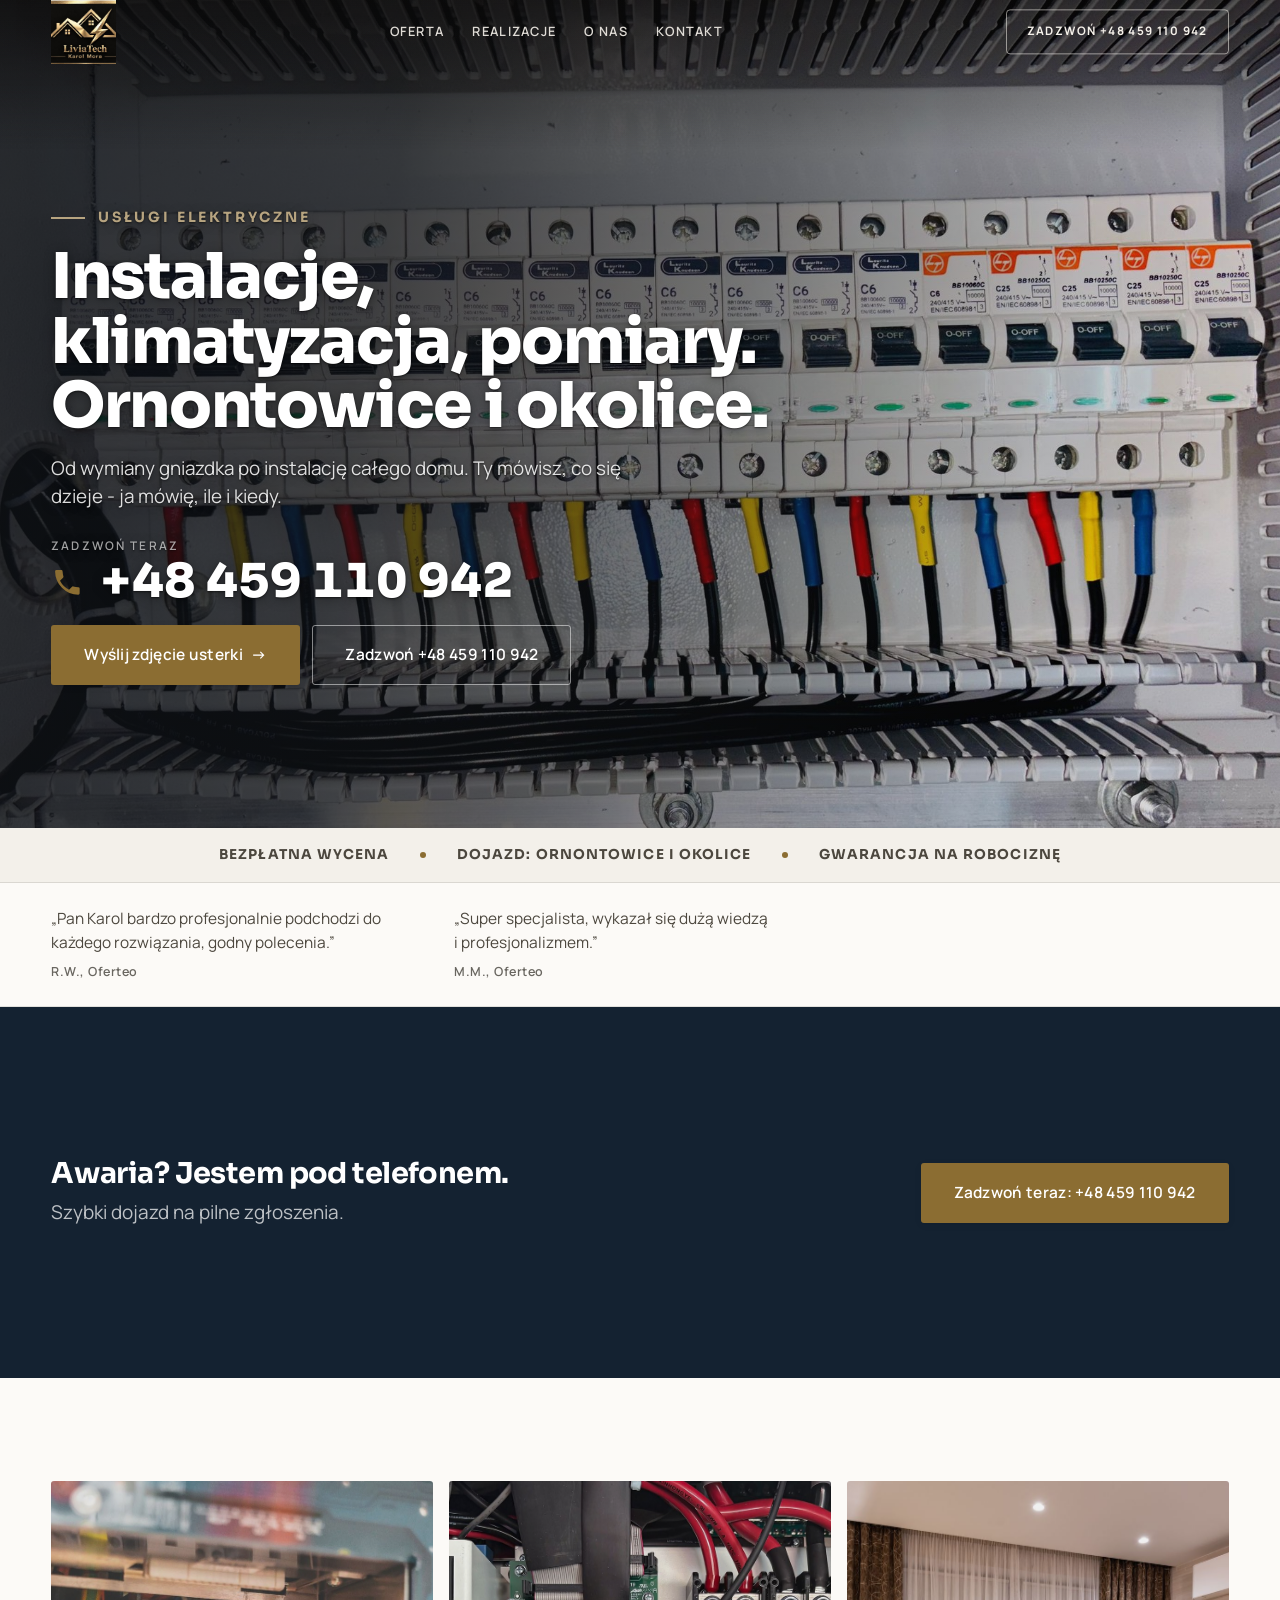
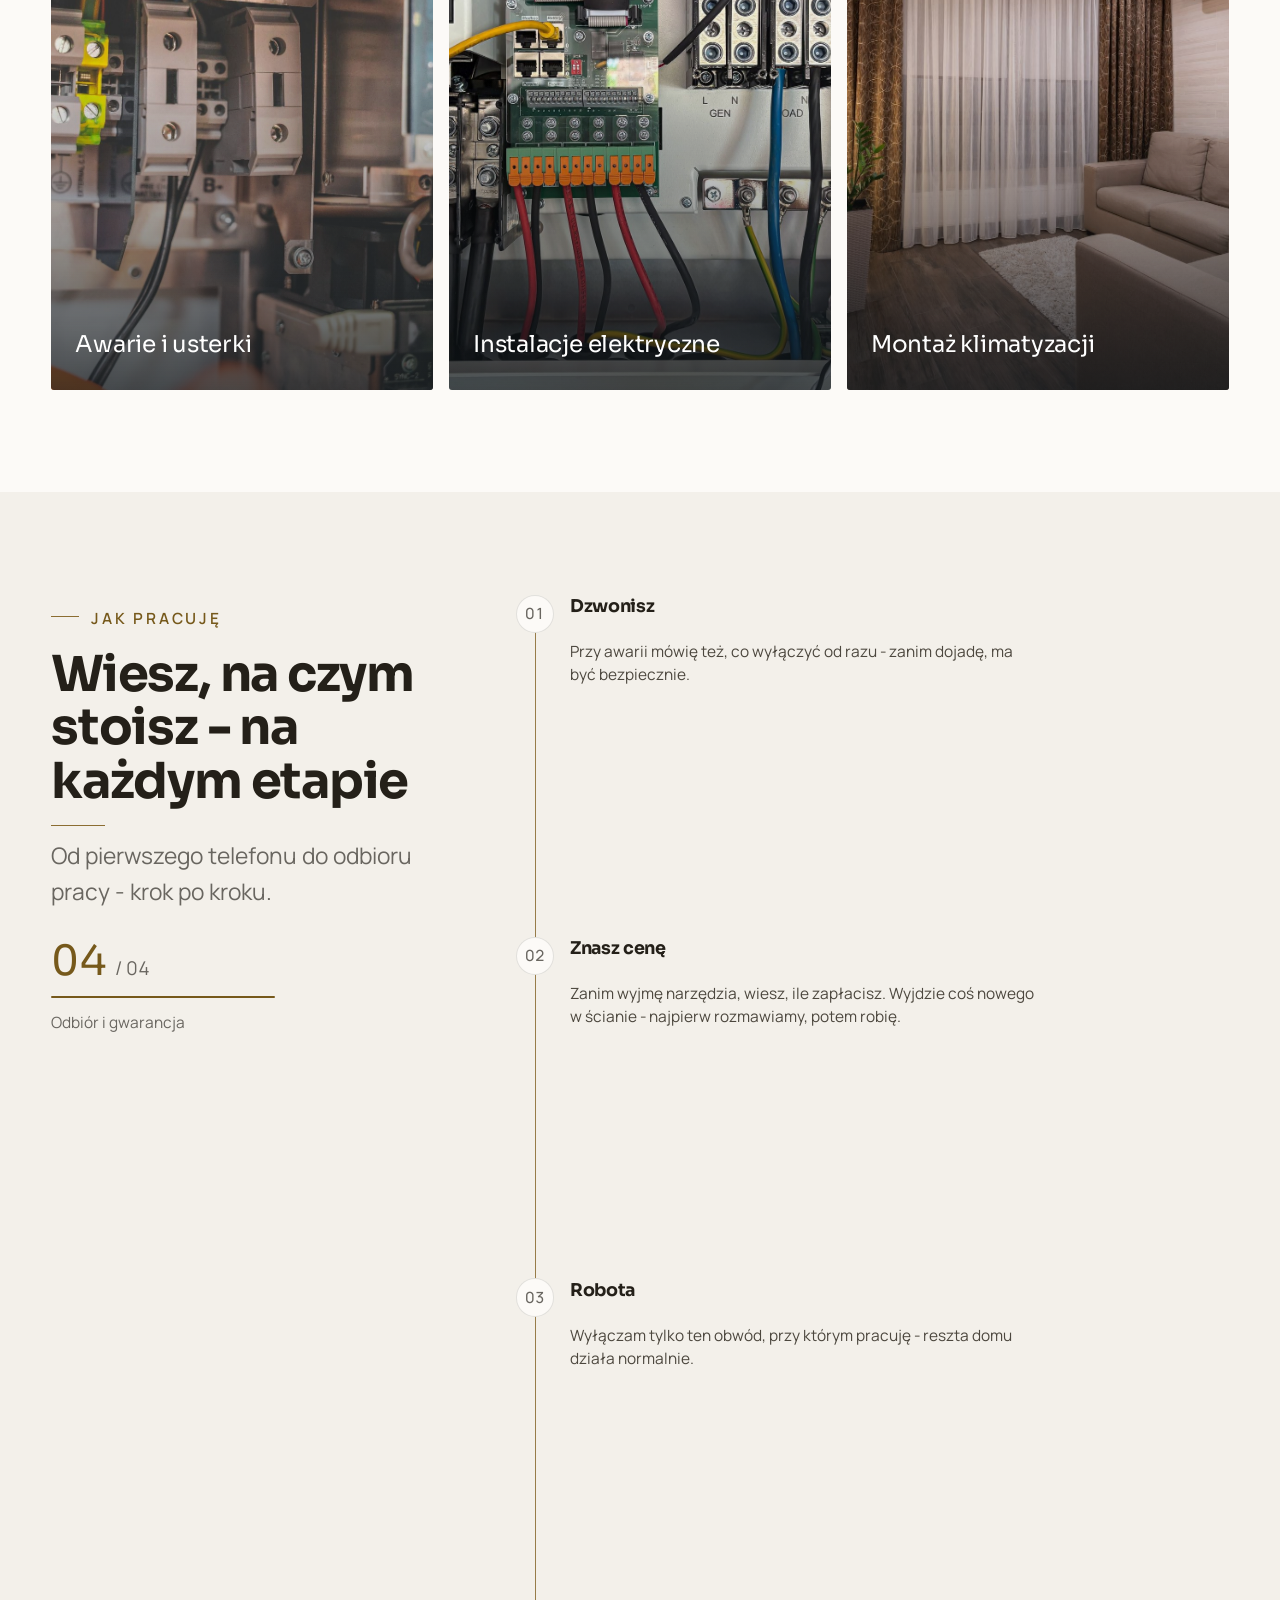
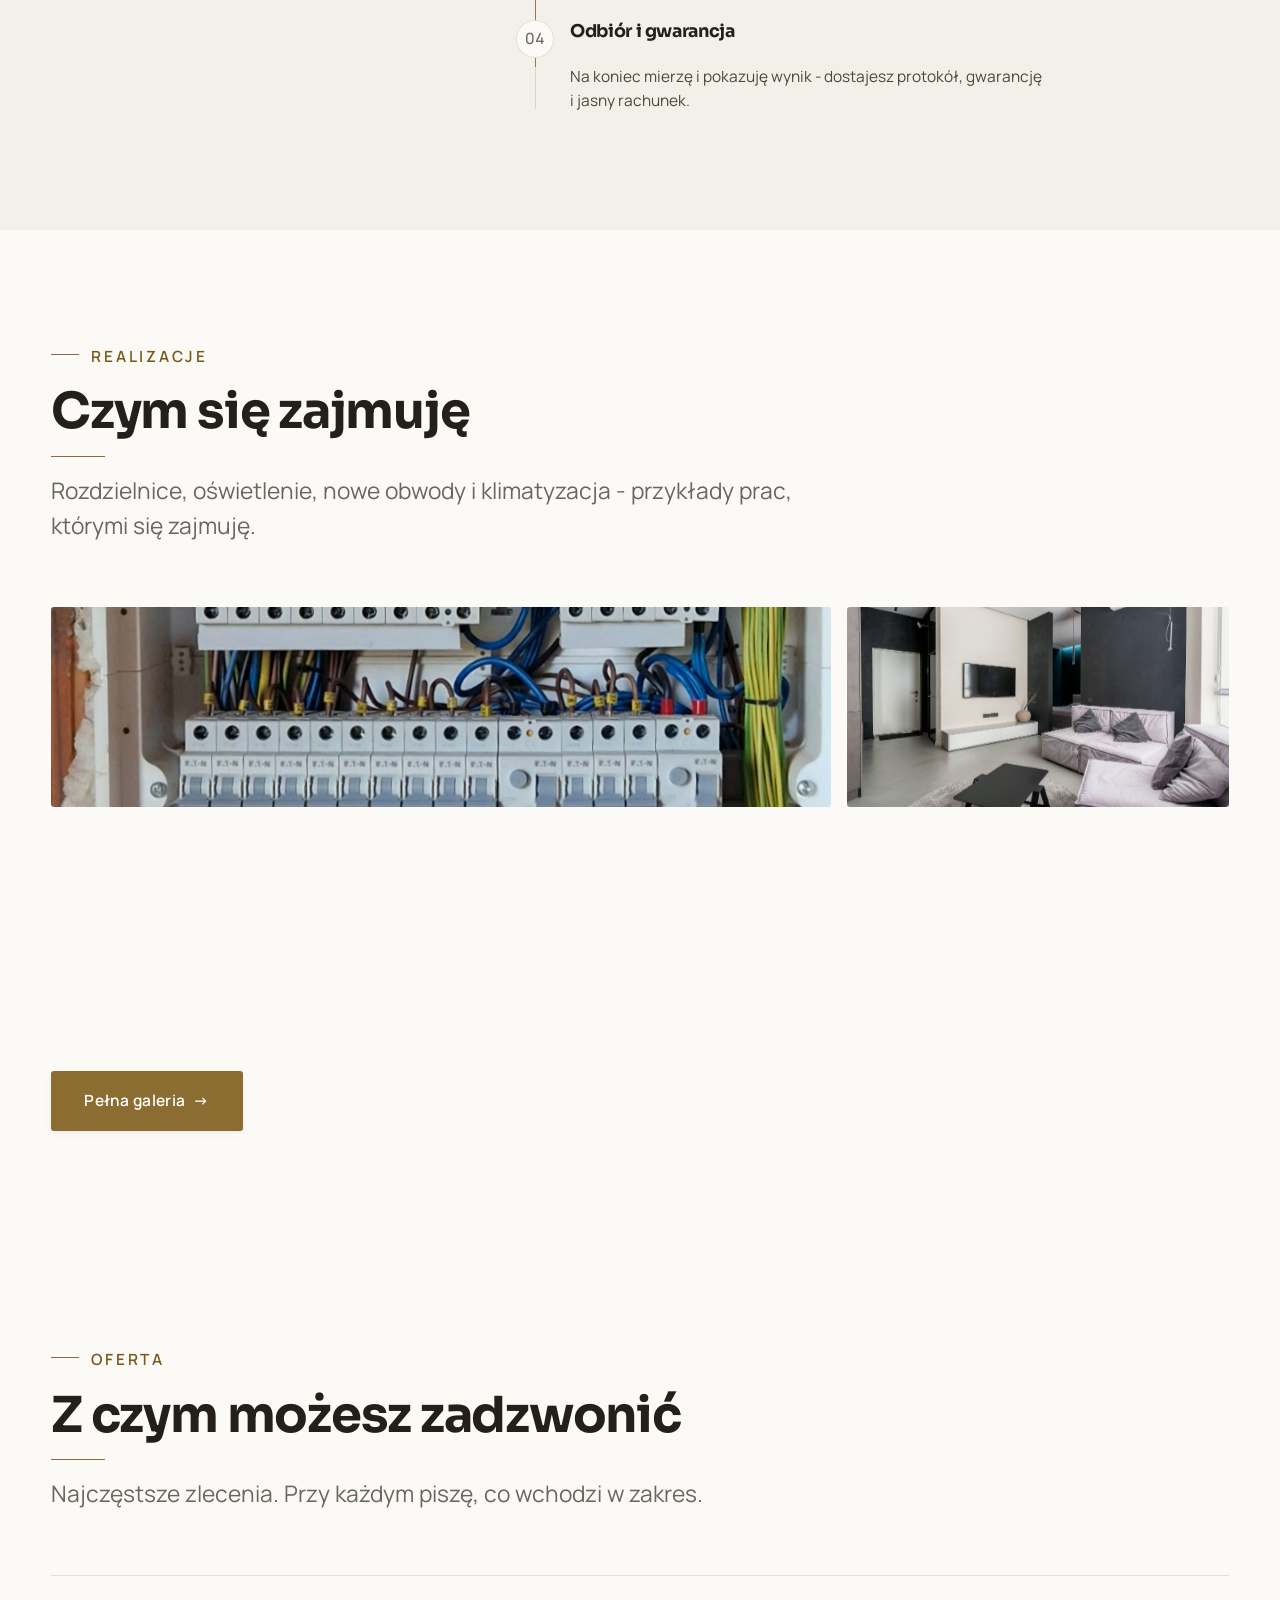
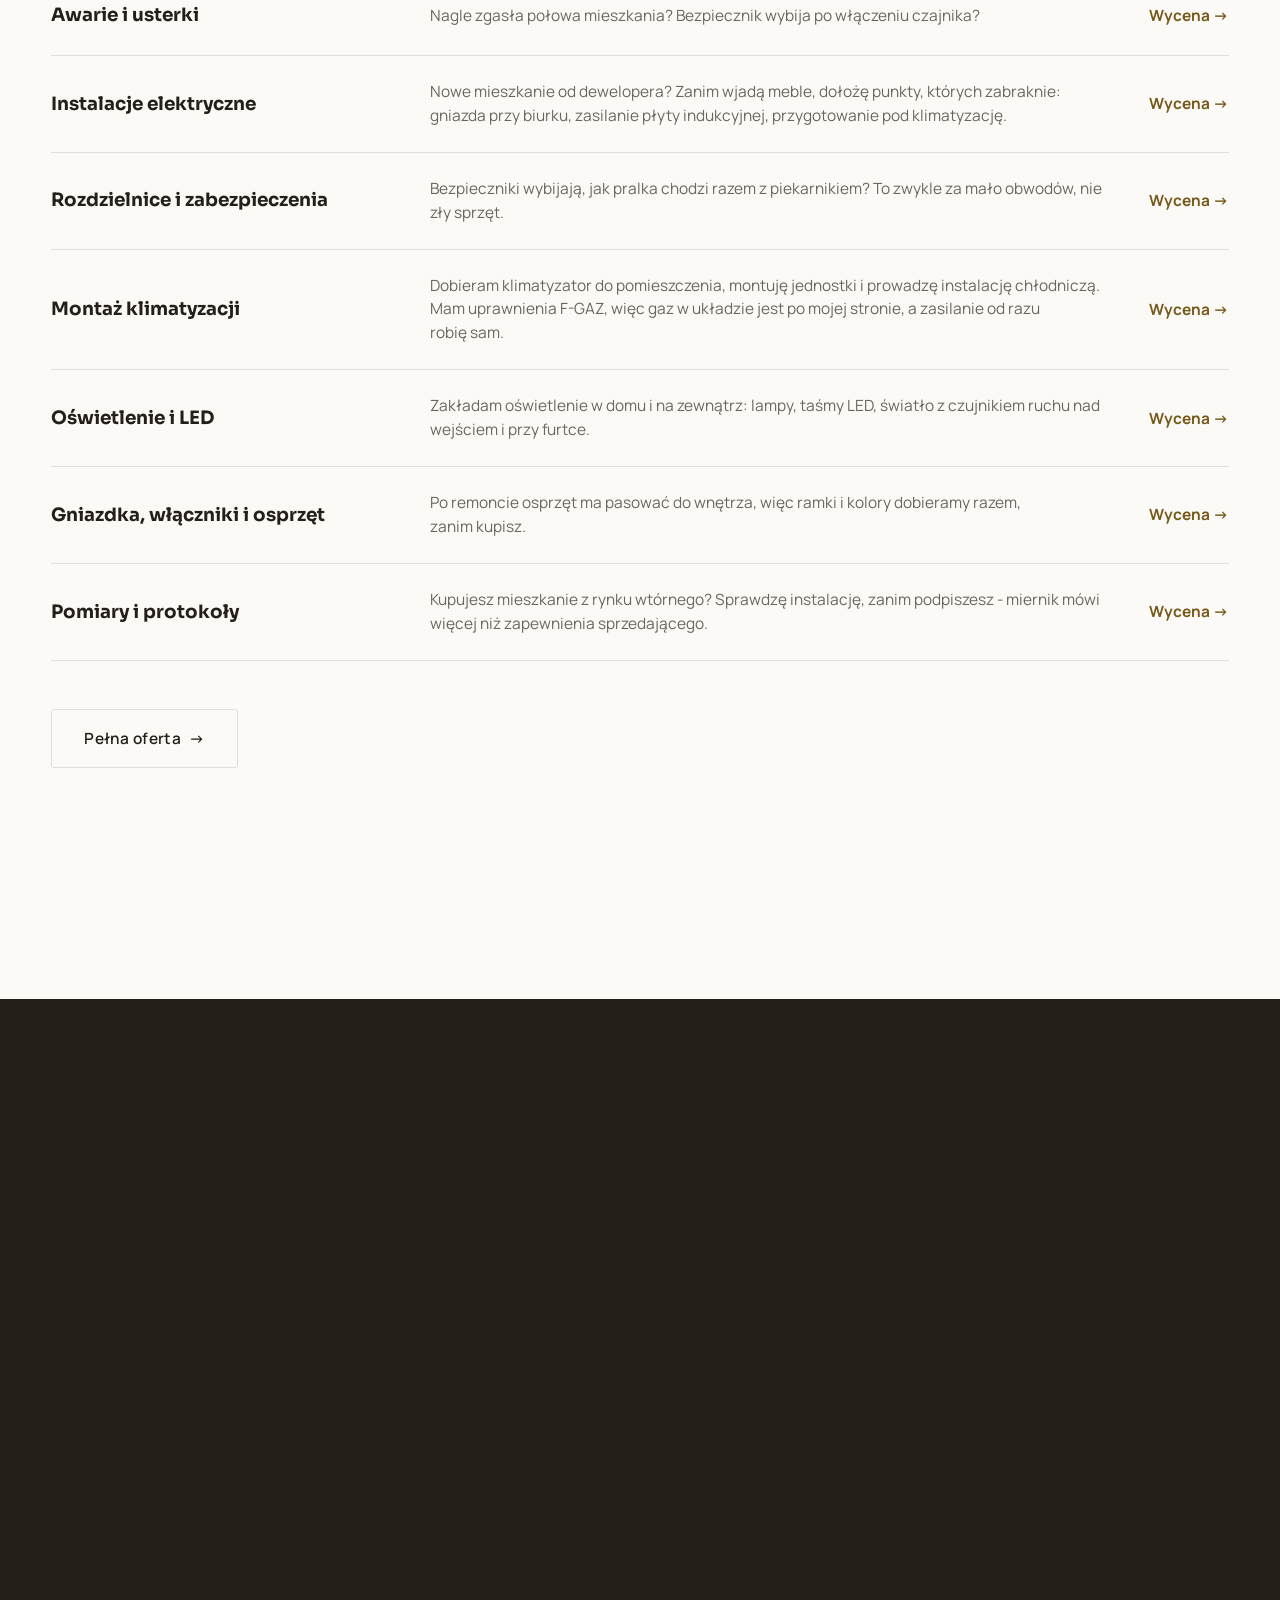
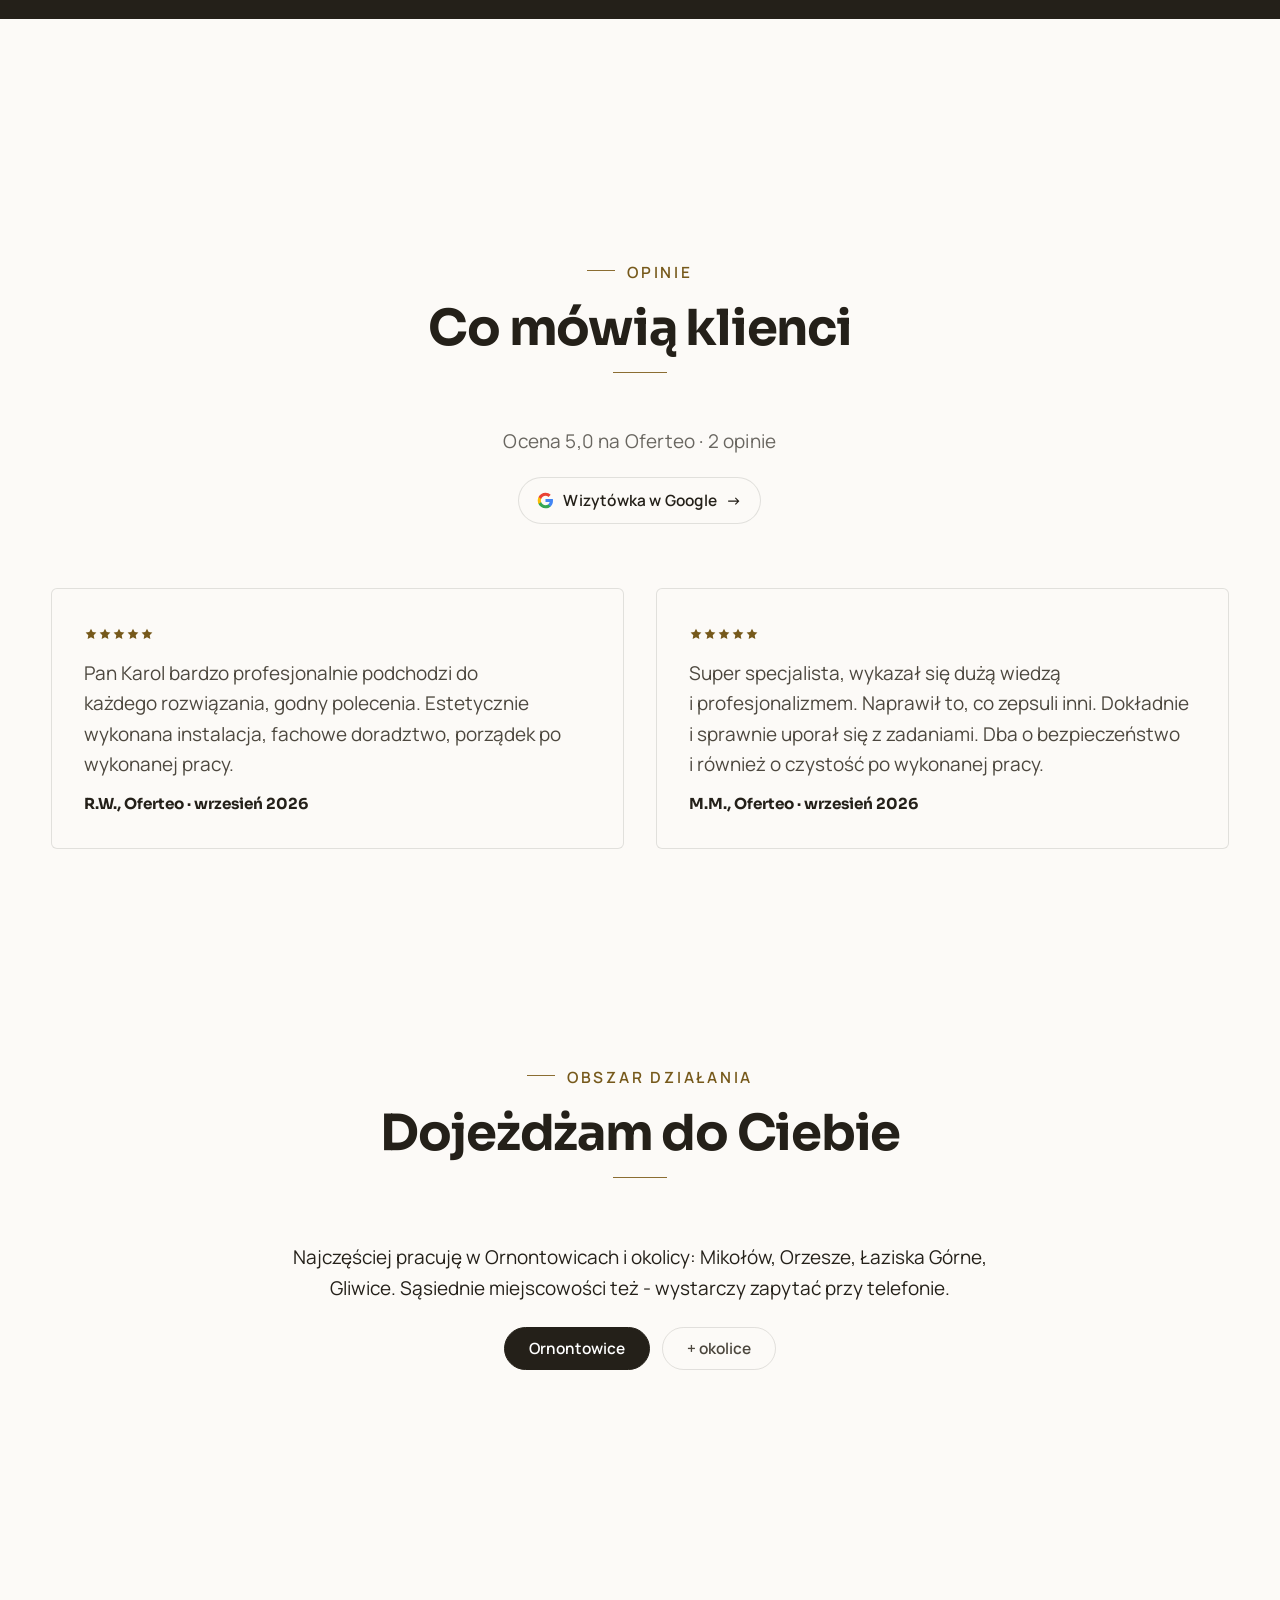
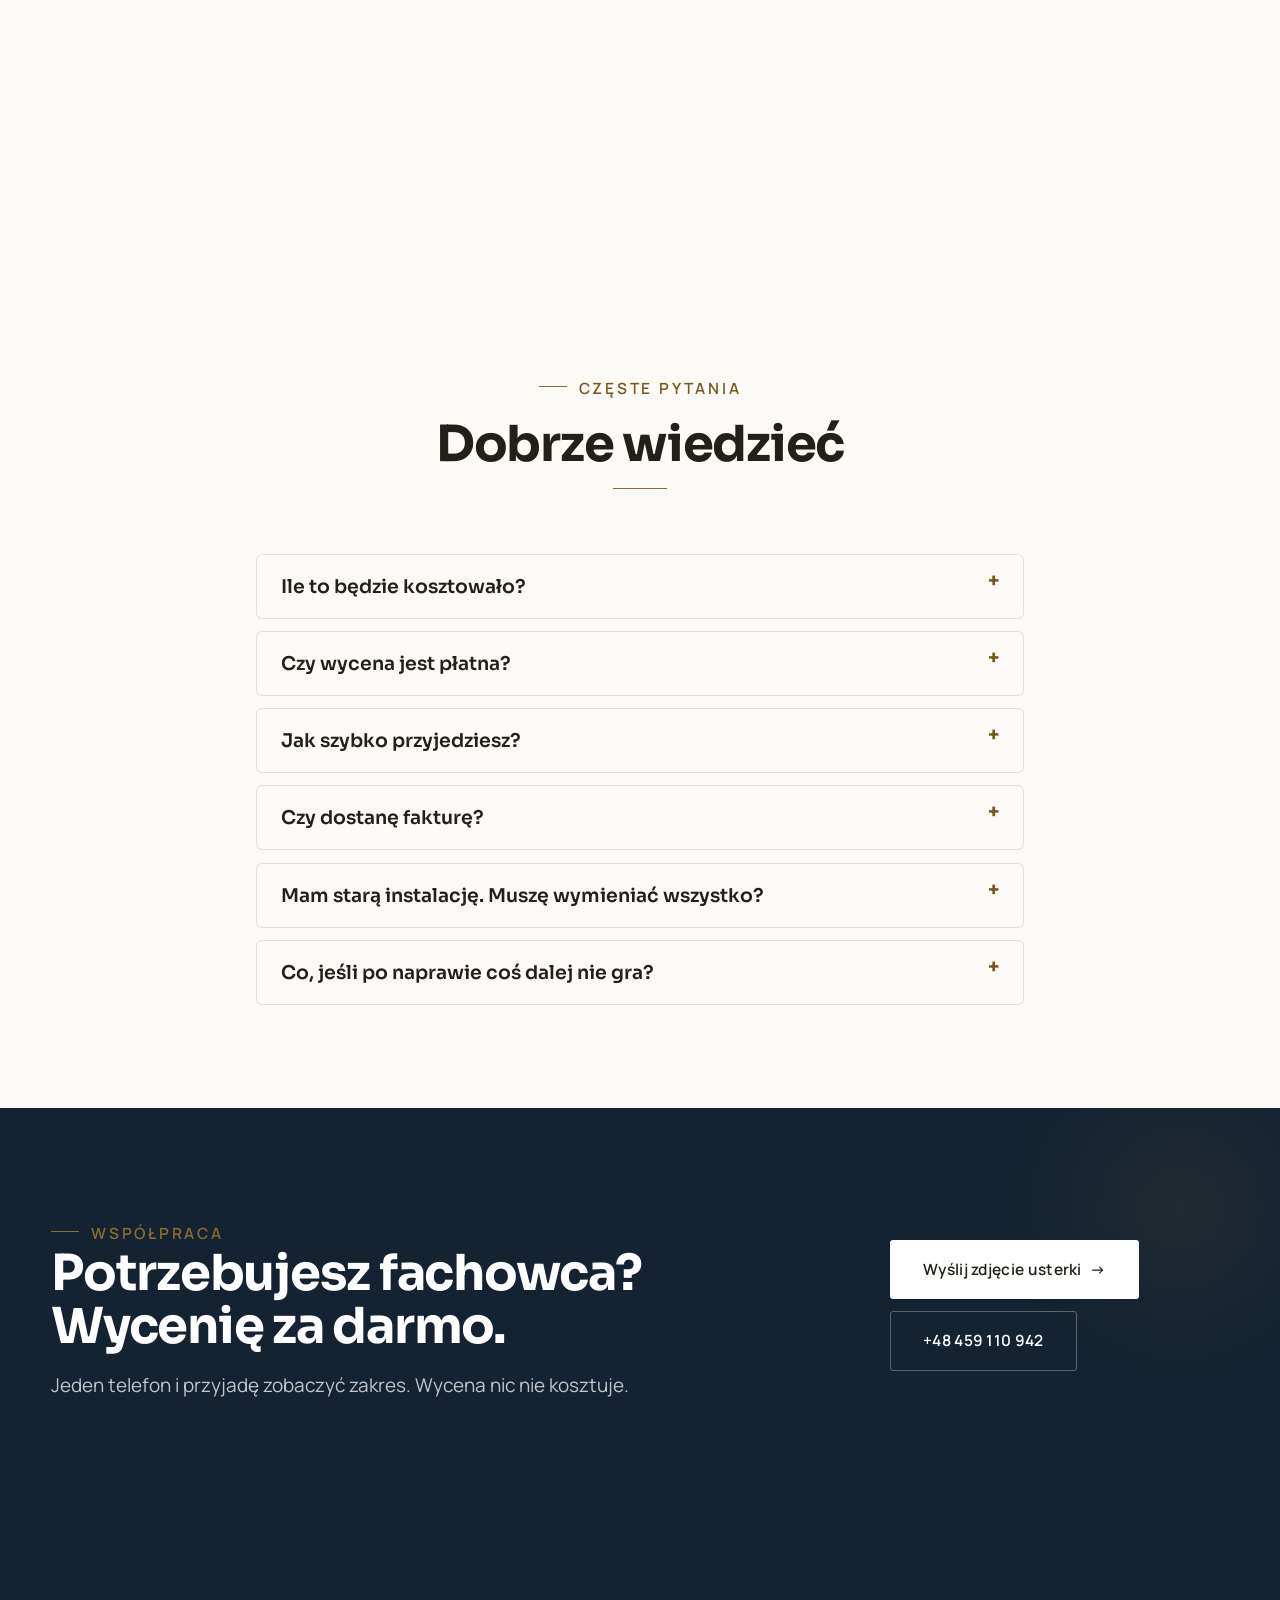
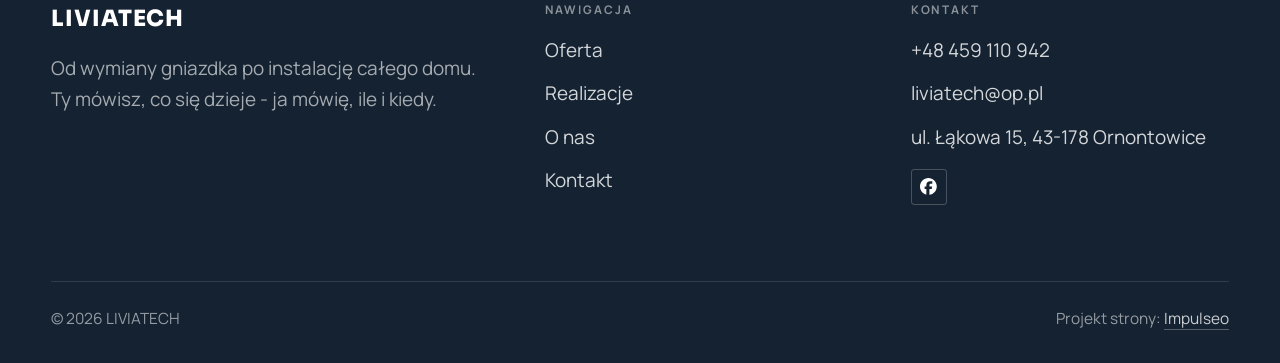
<file: index.html>
<!DOCTYPE html>
<html lang="pl">
<head>
<meta charset="UTF-8">
<meta name="viewport" content="width=device-width, initial-scale=1.0">
<title>LIVIATECH - elektryk, awarie i instalacje</title>
<meta name="description" content="Elektryk w Ornontowicach z dojazdem. Awarie, instalacje, rozdzielnice, oświetlenie, pomiary z protokołem. Cenę znasz przed robotą. Zadzwoń: +48 459 110 942.">
<link rel="canonical" href="https://impulseo-pl.github.io/liviatech/">
<meta name="robots" content="noindex, nofollow">
<meta property="og:type" content="website">
<meta property="og:locale" content="pl_PL">
<meta property="og:site_name" content="LIVIATECH">
<meta property="og:title" content="LIVIATECH - elektryk, awarie i instalacje">
<meta property="og:description" content="Elektryk w Ornontowicach z dojazdem. Awarie, instalacje, rozdzielnice, oświetlenie, pomiary z protokołem. Cenę znasz przed robotą. Zadzwoń: +48 459 110 942.">
<meta property="og:url" content="https://impulseo-pl.github.io/liviatech/">
<meta property="og:image" content="https://impulseo-pl.github.io/liviatech/img/og.jpg">
<meta property="og:image:width" content="1200">
<meta property="og:image:height" content="630">
<meta name="twitter:card" content="summary_large_image">
<script type="application/ld+json">{"@context": "https://schema.org", "@type": "Electrician", "name": "LIVIATECH", "url": "https://impulseo-pl.github.io/liviatech/", "telephone": "+48459110942", "image": "https://impulseo-pl.github.io/liviatech/img/og.jpg", "areaServed": "Ornontowice", "sameAs": ["https://www.facebook.com/LIVIATECH/"]}</script>
<link rel="preconnect" href="https://fonts.googleapis.com">
<link rel="preconnect" href="https://fonts.gstatic.com" crossorigin>
<link href="https://fonts.googleapis.com/css2?family=Sora:wght@600;700;800&family=Manrope:wght@400;500;600&display=swap" rel="stylesheet">
<link rel="stylesheet" href="assets/styles.css?v=e25025db">
</head>
<body>

<header class="nav">
  <div class="wrap nav-inner">
    <a class="brand brand-has-logo" href="index.html"><img class="brand-logo" src="img/logo.jpg" alt="LIVIATECH" width="675" height="669" decoding="async"></a>
    <nav class="nav-links">
      <a href="oferta.html">Oferta</a>
      <a href="realizacje.html">Realizacje</a>
      <a href="o-nas.html">O nas</a>
      <a href="kontakt.html">Kontakt</a>
      <a href="tel:+48459110942" class="btn btn-accent">Zadzwoń +48 459 110 942</a>
    </nav>
    <button class="nav-toggle" aria-label="Menu"><span></span><span></span><span></span></button>
  </div>
</header>

<main>
<section class="hero-fach">
  <img class="hf-photo" src="img/hero.jpg" fetchpriority="high" data-rotate="img/g2.jpg|img/g3.jpg" alt="LIVIATECH" width="1880" height="1251">
  <div class="hf-panel">
    <div class="hf-inner">
      <span class="hf-kicker">Usługi elektryczne</span>
      <h1 class="hf-title">Instalacje, klimatyzacja, pomiary. Ornontowice i okolice. <em></em></h1>
      <p class="hf-lead">Od wymiany gniazdka po instalację całego domu. Ty mówisz, co się dzieje - ja mówię, ile i kiedy.</p>
      <a class="hf-phone" href="tel:+48459110942"><span class="hf-phone-lab">Zadzwoń teraz</span><span class="hf-phone-num"><svg class="ico-tel" width="16" height="16" viewBox="0 0 24 24" fill="none" aria-hidden="true"><path d="M6.6 10.8a15.5 15.5 0 0 0 6.6 6.6l2.2-2.2a1 1 0 0 1 1-.24 11.4 11.4 0 0 0 3.6.58 1 1 0 0 1 1 1V20a1 1 0 0 1-1 1A17 17 0 0 1 3 4a1 1 0 0 1 1-1h3.5a1 1 0 0 1 1 1c0 1.25.2 2.46.58 3.6a1 1 0 0 1-.25 1l-2.23 2.2Z" fill="currentColor"/></svg> +48 459 110 942</span></a>
      <div class="hf-actions">
        <a href="kontakt.html" class="btn btn-accent">Wyślij zdjęcie usterki <span class="arr">→</span></a>
        <a href="tel:+48459110942" class="btn btn-ghost hf-ghost">Zadzwoń +48 459 110 942</a>
      </div>
    </div>
  </div>
</section>
<section class="fach-promise">
  <div class="wrap">
    <ul class="fp-row reveal"><li>Bezpłatna wycena</li><li>Dojazd: Ornontowice i okolice</li><li>Gwarancja na robociznę</li></ul>
  </div>
</section>
<section class="opinie-mini" aria-label="Opinie klientów">
  <div class="wrap">
    <div class="om-row">
      <div class="om-item reveal"><blockquote>„Pan Karol bardzo profesjonalnie podchodzi do każdego rozwiązania, godny polecenia.”</blockquote><span class="om-autor">R.W., Oferteo</span></div>
      <div class="om-item reveal"><blockquote>„Super specjalista, wykazał się dużą wiedzą i profesjonalizmem.”</blockquote><span class="om-autor">M.M., Oferteo</span></div>
    </div>
  </div>
</section>
<section class="awaria">
  <div class="wrap">
      <div class="reveal">
        <h3>Awaria? Jestem pod telefonem.</h3>
        <p>Szybki dojazd na pilne zgłoszenia.</p>
      </div>
      <a class="btn btn-accent" href="tel:+48459110942">Zadzwoń teraz: +48 459 110 942</a>
  </div>
</section>
<section class="gateways-band">
  <div class="wrap">
    <div class="gateways">
      <a href="oferta.html" class="gateway reveal"><img src="img/g11.jpg" alt="Awarie i usterki" loading="lazy" width="1880" height="1253" decoding="async"><span class="g-ttl">Awarie i usterki</span></a>
      <a href="oferta.html" class="gateway reveal"><img src="img/g12.jpg" alt="Instalacje elektryczne" loading="lazy" width="1880" height="1254" decoding="async"><span class="g-ttl">Instalacje elektryczne</span></a>
      <a href="oferta.html" class="gateway reveal"><img src="img/klima.jpg" alt="Montaż klimatyzacji" loading="lazy" width="1880" height="1255" decoding="async"><span class="g-ttl">Montaż klimatyzacji</span></a>
    </div>
  </div>
</section>
<section class="proces proces-os fachowcy">
  <div class="wrap proc-grid">
    <div class="proc-side">
      <div class="head reveal">
        <span class="eyebrow">Jak pracuję</span>
        <h2>Wiesz, na czym stoisz - na każdym etapie</h2>
        <p>Od pierwszego telefonu do odbioru pracy - krok po kroku.</p>
      </div>
      <div class="proc-count" aria-hidden="true"><span class="pc-cur">01</span><span class="pc-all">/ 04</span></div>
      <div class="proc-bar" aria-hidden="true"><i></i></div>
      <p class="proc-now" aria-hidden="true">Dzwonisz</p>
    </div>
    <ol class="proces-line">
      <li class="reveal"><span class="pno">01</span><h3>Dzwonisz</h3><p>Przy awarii mówię też, co wyłączyć od razu - zanim dojadę, ma być bezpiecznie.</p></li>
      <li class="reveal"><span class="pno">02</span><h3>Znasz cenę</h3><p>Zanim wyjmę narzędzia, wiesz, ile zapłacisz. Wyjdzie coś nowego w ścianie - najpierw rozmawiamy, potem robię.</p></li>
      <li class="reveal"><span class="pno">03</span><h3>Robota</h3><p>Wyłączam tylko ten obwód, przy którym pracuję - reszta domu działa normalnie.</p></li>
      <li class="reveal"><span class="pno">04</span><h3>Odbiór i gwarancja</h3><p>Na koniec mierzę i pokazuję wynik - dostajesz protokół, gwarancję i jasny rachunek.</p></li>
    </ol>
  </div>
</section>
<section>
  <div class="wrap">
    <div class="head reveal">
      <span class="eyebrow">Realizacje</span>
      <h2>Czym się zajmuję</h2>
      <p>Rozdzielnice, oświetlenie, nowe obwody i klimatyzacja - przykłady prac, którymi się zajmuję.</p>
    </div>
    <div class="gallery">
      <div class="tile t-two3 reveal"><img src="img/g1.jpg" alt="LIVIATECH" loading="lazy" width="878" height="1992" decoding="async"></div>
      <div class="tile t-third reveal"><img src="img/g4.jpg" alt="LIVIATECH" loading="lazy" width="1880" height="1255" decoding="async"></div>
      <div class="tile t-third reveal"><img src="img/g5.jpg" alt="LIVIATECH" loading="lazy" width="1880" height="1255" decoding="async"></div>
      <div class="tile t-third reveal"><img src="img/g6.jpg" alt="LIVIATECH" loading="lazy" width="1600" height="1066" decoding="async"></div>
      <div class="tile t-third reveal"><img src="img/g7.jpg" alt="LIVIATECH" loading="lazy" width="1880" height="1255" decoding="async"></div>
    </div>
    <div style="margin-top:var(--space-7)" class="reveal"><a href="realizacje.html" class="btn btn-accent">Pełna galeria <span class="arr">→</span></a></div>
  </div>
</section>
<section class="fach-uslugi">
  <div class="wrap">
    <div class="head reveal">
      <span class="eyebrow">Oferta</span>
      <h2>Z czym możesz zadzwonić</h2>
      <p>Najczęstsze zlecenia. Przy każdym piszę, co wchodzi w zakres.</p>
    </div>
    <ul class="fu-list">
      <li class="fu-row reveal"><div class="fu-name">Awarie i usterki</div><div class="fu-desc">Nagle zgasła połowa mieszkania? Bezpiecznik wybija po włączeniu czajnika?</div><a class="fu-cta" href="kontakt.html">Wycena <span class="arr">→</span></a></li>
      <li class="fu-row reveal"><div class="fu-name">Instalacje elektryczne</div><div class="fu-desc">Nowe mieszkanie od dewelopera? Zanim wjadą meble, dołożę punkty, których zabraknie: gniazda przy biurku, zasilanie płyty indukcyjnej, przygotowanie pod klimatyzację.</div><a class="fu-cta" href="kontakt.html">Wycena <span class="arr">→</span></a></li>
      <li class="fu-row reveal"><div class="fu-name">Rozdzielnice i zabezpieczenia</div><div class="fu-desc">Bezpieczniki wybijają, jak pralka chodzi razem z piekarnikiem? To zwykle za mało obwodów, nie zły sprzęt.</div><a class="fu-cta" href="kontakt.html">Wycena <span class="arr">→</span></a></li>
      <li class="fu-row reveal"><div class="fu-name">Montaż klimatyzacji</div><div class="fu-desc">Dobieram klimatyzator do pomieszczenia, montuję jednostki i prowadzę instalację chłodniczą. Mam uprawnienia F-GAZ, więc gaz w układzie jest po mojej stronie, a zasilanie od razu robię sam.</div><a class="fu-cta" href="kontakt.html">Wycena <span class="arr">→</span></a></li>
      <li class="fu-row reveal"><div class="fu-name">Oświetlenie i LED</div><div class="fu-desc">Zakładam oświetlenie w domu i na zewnątrz: lampy, taśmy LED, światło z czujnikiem ruchu nad wejściem i przy furtce.</div><a class="fu-cta" href="kontakt.html">Wycena <span class="arr">→</span></a></li>
      <li class="fu-row reveal"><div class="fu-name">Gniazdka, włączniki i osprzęt</div><div class="fu-desc">Po remoncie osprzęt ma pasować do wnętrza, więc ramki i kolory dobieramy razem, zanim kupisz.</div><a class="fu-cta" href="kontakt.html">Wycena <span class="arr">→</span></a></li>
      <li class="fu-row reveal"><div class="fu-name">Pomiary i protokoły</div><div class="fu-desc">Kupujesz mieszkanie z rynku wtórnego? Sprawdzę instalację, zanim podpiszesz - miernik mówi więcej niż zapewnienia sprzedającego.</div><a class="fu-cta" href="kontakt.html">Wycena <span class="arr">→</span></a></li>
    </ul>
    <div style="margin-top:var(--space-7)" class="reveal"><a href="oferta.html" class="btn btn-ghost">Pełna oferta <span class="arr">→</span></a></div>
  </div>
</section>
<section class="stopklatka" aria-hidden="true">
  <div class="stk-bg" style="background-image:url(img/g14.jpg)"></div>
</section>
<section class="opinie">
  <div class="wrap">
    <div class="head center reveal">
      <span class="eyebrow">Opinie</span>
      <h2>Co mówią klienci</h2>
    </div>
    <p class="op-meta reveal">Ocena 5,0 na Oferteo · 2 opinie</p>
    <p class="op-meta reveal"><a class="op-google" href="https://www.google.com/maps/place/LIVIATECH/@50.151152,18.8339478,11z/data=!3m1!4b1!4m6!3m5!1s0x2e96bd2b4838049b:0x74b74e78b0f7c02c!8m2!3d50.151152!4d18.8339478" target="_blank" rel="noopener"><svg class="op-g-ico" viewBox="0 0 24 24" width="17" height="17" aria-hidden="true"><path fill="#4285F4" d="M22.56 12.25c0-.78-.07-1.53-.2-2.25H12v4.26h5.92c-.26 1.37-1.04 2.53-2.21 3.31v2.77h3.57c2.08-1.92 3.28-4.74 3.28-8.09z"/><path fill="#34A853" d="M12 23c2.97 0 5.46-.98 7.28-2.66l-3.57-2.77c-.98.66-2.23 1.06-3.71 1.06-2.86 0-5.29-1.93-6.16-4.53H2.18v2.84C3.99 20.53 7.7 23 12 23z"/><path fill="#FBBC05" d="M5.84 14.09c-.22-.66-.35-1.36-.35-2.09s.13-1.43.35-2.09V7.07H2.18C1.43 8.55 1 10.22 1 12s.43 3.45 1.18 4.93l2.85-2.22.81-.62z"/><path fill="#EA4335" d="M12 5.38c1.62 0 3.06.56 4.21 1.64l3.15-3.15C17.45 2.09 14.97 1 12 1 7.7 1 3.99 3.47 2.18 7.07l3.66 2.84c.87-2.6 3.3-4.53 6.16-4.53z"/></svg><span>Wizytówka w Google</span><span class="arr">→</span></a></p>
    <div class="opinie-grid">
      <figure class="op-card reveal"><span class="op-star"><svg class="ico-star" width="14" height="14" viewBox="0 0 24 24" style="vertical-align:-2px" aria-hidden="true"><path d="M12 2.8l2.85 5.8 6.4.93-4.63 4.5 1.1 6.37L12 17.4l-5.72 3 1.1-6.37-4.63-4.5 6.4-.93L12 2.8Z" fill="currentColor"/></svg><svg class="ico-star" width="14" height="14" viewBox="0 0 24 24" style="vertical-align:-2px" aria-hidden="true"><path d="M12 2.8l2.85 5.8 6.4.93-4.63 4.5 1.1 6.37L12 17.4l-5.72 3 1.1-6.37-4.63-4.5 6.4-.93L12 2.8Z" fill="currentColor"/></svg><svg class="ico-star" width="14" height="14" viewBox="0 0 24 24" style="vertical-align:-2px" aria-hidden="true"><path d="M12 2.8l2.85 5.8 6.4.93-4.63 4.5 1.1 6.37L12 17.4l-5.72 3 1.1-6.37-4.63-4.5 6.4-.93L12 2.8Z" fill="currentColor"/></svg><svg class="ico-star" width="14" height="14" viewBox="0 0 24 24" style="vertical-align:-2px" aria-hidden="true"><path d="M12 2.8l2.85 5.8 6.4.93-4.63 4.5 1.1 6.37L12 17.4l-5.72 3 1.1-6.37-4.63-4.5 6.4-.93L12 2.8Z" fill="currentColor"/></svg><svg class="ico-star" width="14" height="14" viewBox="0 0 24 24" style="vertical-align:-2px" aria-hidden="true"><path d="M12 2.8l2.85 5.8 6.4.93-4.63 4.5 1.1 6.37L12 17.4l-5.72 3 1.1-6.37-4.63-4.5 6.4-.93L12 2.8Z" fill="currentColor"/></svg></span><blockquote>Pan Karol bardzo profesjonalnie podchodzi do każdego rozwiązania, godny polecenia. Estetycznie wykonana instalacja, fachowe doradztwo, porządek po wykonanej pracy.</blockquote><span class="op-autor">R.W., Oferteo · wrzesień 2026</span></figure>
      <figure class="op-card reveal"><span class="op-star"><svg class="ico-star" width="14" height="14" viewBox="0 0 24 24" style="vertical-align:-2px" aria-hidden="true"><path d="M12 2.8l2.85 5.8 6.4.93-4.63 4.5 1.1 6.37L12 17.4l-5.72 3 1.1-6.37-4.63-4.5 6.4-.93L12 2.8Z" fill="currentColor"/></svg><svg class="ico-star" width="14" height="14" viewBox="0 0 24 24" style="vertical-align:-2px" aria-hidden="true"><path d="M12 2.8l2.85 5.8 6.4.93-4.63 4.5 1.1 6.37L12 17.4l-5.72 3 1.1-6.37-4.63-4.5 6.4-.93L12 2.8Z" fill="currentColor"/></svg><svg class="ico-star" width="14" height="14" viewBox="0 0 24 24" style="vertical-align:-2px" aria-hidden="true"><path d="M12 2.8l2.85 5.8 6.4.93-4.63 4.5 1.1 6.37L12 17.4l-5.72 3 1.1-6.37-4.63-4.5 6.4-.93L12 2.8Z" fill="currentColor"/></svg><svg class="ico-star" width="14" height="14" viewBox="0 0 24 24" style="vertical-align:-2px" aria-hidden="true"><path d="M12 2.8l2.85 5.8 6.4.93-4.63 4.5 1.1 6.37L12 17.4l-5.72 3 1.1-6.37-4.63-4.5 6.4-.93L12 2.8Z" fill="currentColor"/></svg><svg class="ico-star" width="14" height="14" viewBox="0 0 24 24" style="vertical-align:-2px" aria-hidden="true"><path d="M12 2.8l2.85 5.8 6.4.93-4.63 4.5 1.1 6.37L12 17.4l-5.72 3 1.1-6.37-4.63-4.5 6.4-.93L12 2.8Z" fill="currentColor"/></svg></span><blockquote>Super specjalista, wykazał się dużą wiedzą i profesjonalizmem. Naprawił to, co zepsuli inni. Dokładnie i sprawnie uporał się z zadaniami. Dba o bezpieczeństwo i również o czystość po wykonanej pracy.</blockquote><span class="op-autor">M.M., Oferteo · wrzesień 2026</span></figure>
    </div>
  </div>
</section>
<section class="obszar">
  <div class="wrap">
    <div class="head center reveal">
      <span class="eyebrow">Obszar działania</span>
      <h2>Dojeżdżam do Ciebie</h2>
    </div>
    <p class="obszar-txt reveal" style="text-align:center;max-width:60ch;margin:0 auto 1.4rem">Najczęściej pracuję w Ornontowicach i okolicy: Mikołów, Orzesze, Łaziska Górne, Gliwice. Sąsiednie miejscowości też - wystarczy zapytać przy telefonie.</p>
    <ul class="obszar-list reveal"><li class="is-home">Ornontowice</li><li>+ okolice</li></ul>
    <div class="obszar-mapa reveal" style="margin-top:var(--space-7)">
      <iframe title="Obszar działania - Ornontowice i okolice" src="https://maps.google.com/maps?q=LIVIATECH%20Ornontowice&amp;z=11&amp;output=embed" loading="lazy" referrerpolicy="no-referrer-when-downgrade" style="width:100%;height:clamp(280px,38vh,420px);border:0;display:block;border-radius:var(--r-md)"></iframe>
    </div>
  </div>
</section>
<section class="faq-klinika">
  <div class="wrap">
    <div class="head center reveal">
      <span class="eyebrow">Częste pytania</span>
      <h2>Dobrze wiedzieć</h2>
    </div>
    <div class="faq-list">
      <details class="faq-item reveal"><summary>Ile to będzie kosztowało?</summary><p>Zależy, co się dzieje - dlatego wypytuję przez telefon i od razu podaję widełki. Ostateczną cenę ustalamy przy oględzinach, zanim zacznę.</p></details>
      <details class="faq-item reveal"><summary>Czy wycena jest płatna?</summary><p>Nie. Przyjazd i wycena w Ornontowicach i najbliższej okolicy są bezpłatne - płacisz dopiero za umówioną robotę.</p></details>
      <details class="faq-item reveal"><summary>Jak szybko przyjedziesz?</summary><p>Brak prądu w całym domu to pilny wyjazd - przestawiam grafik. Dołożenie gniazdka spokojnie poczeka na umówiony termin.</p></details>
      <details class="faq-item reveal"><summary>Czy dostanę fakturę?</summary><p>Tak, na firmę albo na osobę prywatną. Dokument dostajesz od razu - razem z protokołem, jeśli robiłem pomiary.</p></details>
      <details class="faq-item reveal"><summary>Mam starą instalację. Muszę wymieniać wszystko?</summary><p>Aluminium w ścianach to jeszcze nie wyrok, ale ma swoje lata i lubi luzujące się zaciski. Mówię wprost, co wymienić od razu, a co można zaplanować - z cenami, żebyś mógł rozłożyć to w czasie.</p></details>
      <details class="faq-item reveal"><summary>Co, jeśli po naprawie coś dalej nie gra?</summary><p>Wracam i mierzę jeszcze raz. Moja wina - poprawiam za darmo; wyszło coś nowego - mówię wprost, co i za ile.</p></details>
    </div>
  </div>
</section>
<section class="cta">
  <div class="wrap">
    <div class="reveal">
      <span class="eyebrow">Współpraca</span>
      <h2>Potrzebujesz fachowca? Wycenię za darmo.</h2>
      <p>Jeden telefon i przyjadę zobaczyć zakres. Wycena nic nie kosztuje.</p>
    </div>
    <div class="cta-actions reveal">
      <a href="kontakt.html" class="btn btn-light">Wyślij zdjęcie usterki <span class="arr">→</span></a>
      <a href="tel:+48459110942" class="btn btn-ghost btn-ghost-cta">+48 459 110 942</a>
    </div>
  </div>
</section>
</main>

<footer>
  <div class="wrap">
    <div class="foot-grid">
      <div class="foot-brand">
        <div class="name">LIVIATECH</div>
        <p>Od wymiany gniazdka po instalację całego domu. Ty mówisz, co się dzieje - ja mówię, ile i kiedy.</p>
      </div>
      <div class="foot-col">
        <h4>Nawigacja</h4>
        <a href="oferta.html">Oferta</a>
        <a href="realizacje.html">Realizacje</a>
        <a href="o-nas.html">O nas</a>
        <a href="kontakt.html">Kontakt</a>
      </div>
      <div class="foot-col">
        <h4>Kontakt</h4>
        <a href="tel:+48459110942">+48 459 110 942</a>
        <a href="mailto:liviatech@op.pl">liviatech@op.pl</a>
        <p>ul. Łąkowa 15, 43-178 Ornontowice</p>
      <div class="foot-soc">
        <a class="soc" href="https://www.facebook.com/LIVIATECH/" target="_blank" rel="noopener" aria-label="Facebook - LIVIATECH"><svg viewBox="0 0 24 24" aria-hidden="true" focusable="false"><path d="M9.101 23.691v-7.98H6.627v-3.667h2.474v-1.58c0-4.085 1.848-5.978 5.858-5.978.401 0 .955.042 1.468.103a8.68 8.68 0 0 1 1.141.195v3.325a8.623 8.623 0 0 0-.653-.036 26.805 26.805 0 0 0-.733-.009c-.707 0-1.259.096-1.675.309a1.686 1.686 0 0 0-.679.622c-.258.42-.374.995-.374 1.752v1.297h3.919l-.386 2.103-.287 1.564h-3.246v8.245C19.396 23.238 24 18.179 24 12.044c0-6.627-5.373-12-12-12s-12 5.373-12 12c0 5.628 3.874 10.35 9.101 11.647Z" fill="currentColor"/></svg></a>
      </div>
      </div>
    </div>
    <div class="foot-bot">
      <span>© 2026 LIVIATECH</span>
      <span>Projekt strony: <a class="foot-credit" href="https://impulseo.pl" target="_blank" rel="noopener">Impulseo</a></span>
    </div>
  </div>
</footer>
<div class="sticky-call"><a class="sc-call" href="tel:+48459110942"><svg class="ico-tel" width="16" height="16" viewBox="0 0 24 24" fill="none" aria-hidden="true"><path d="M6.6 10.8a15.5 15.5 0 0 0 6.6 6.6l2.2-2.2a1 1 0 0 1 1-.24 11.4 11.4 0 0 0 3.6.58 1 1 0 0 1 1 1V20a1 1 0 0 1-1 1A17 17 0 0 1 3 4a1 1 0 0 1 1-1h3.5a1 1 0 0 1 1 1c0 1.25.2 2.46.58 3.6a1 1 0 0 1-.25 1l-2.23 2.2Z" fill="currentColor"/></svg> Zadzwoń</a><a class="sc-quote" href="kontakt.html">Wyślij zdjęcie usterki</a></div>
<div class="demo-wazne" data-do="2026-10-26" data-cykl="3" hidden><svg class="dw-ico" width="13" height="13" viewBox="0 0 24 24" fill="none" aria-hidden="true"><circle cx="12" cy="12" r="8.6" stroke="currentColor" stroke-width="1.8"/><path d="M12 7.2V12l3.3 2" stroke="currentColor" stroke-width="1.8" stroke-linecap="round"/></svg><span class="dw-txt"></span></div>

<script src="assets/main.js"></script>
</body>
</html>
</file>
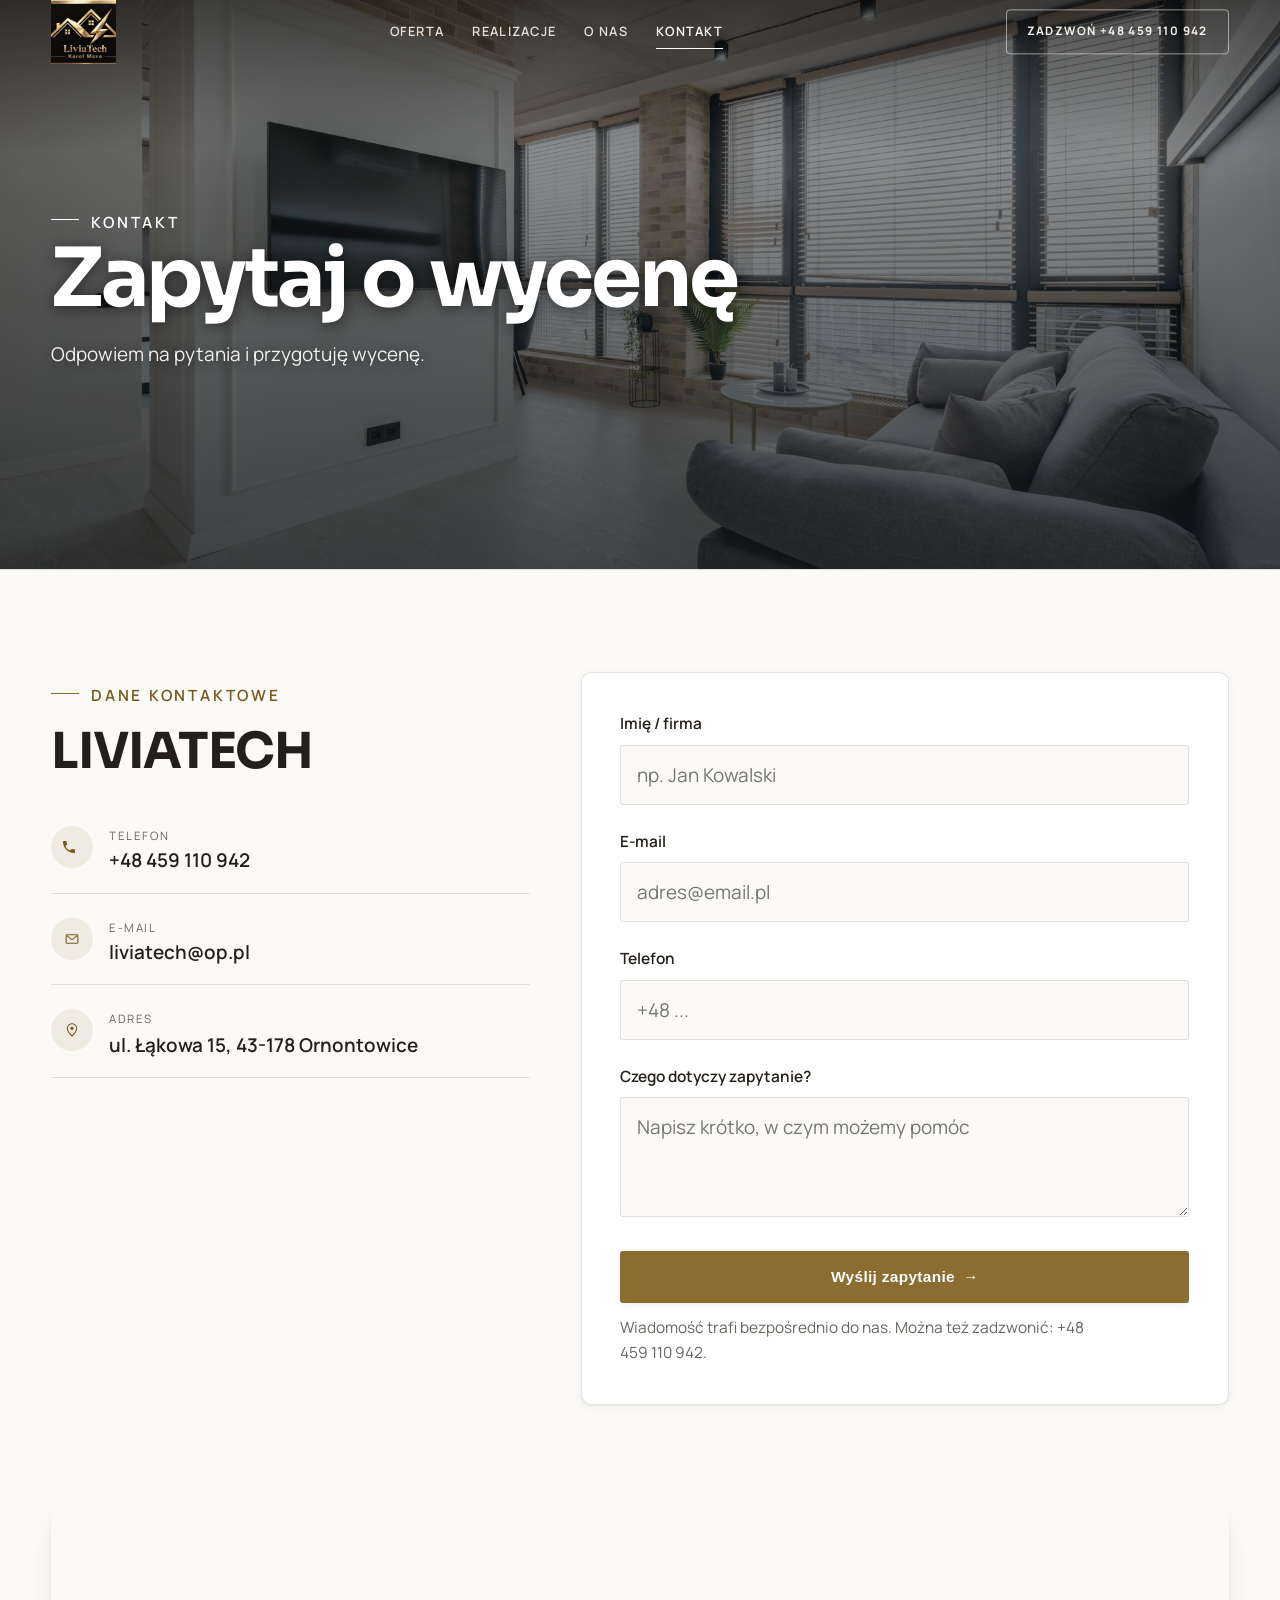
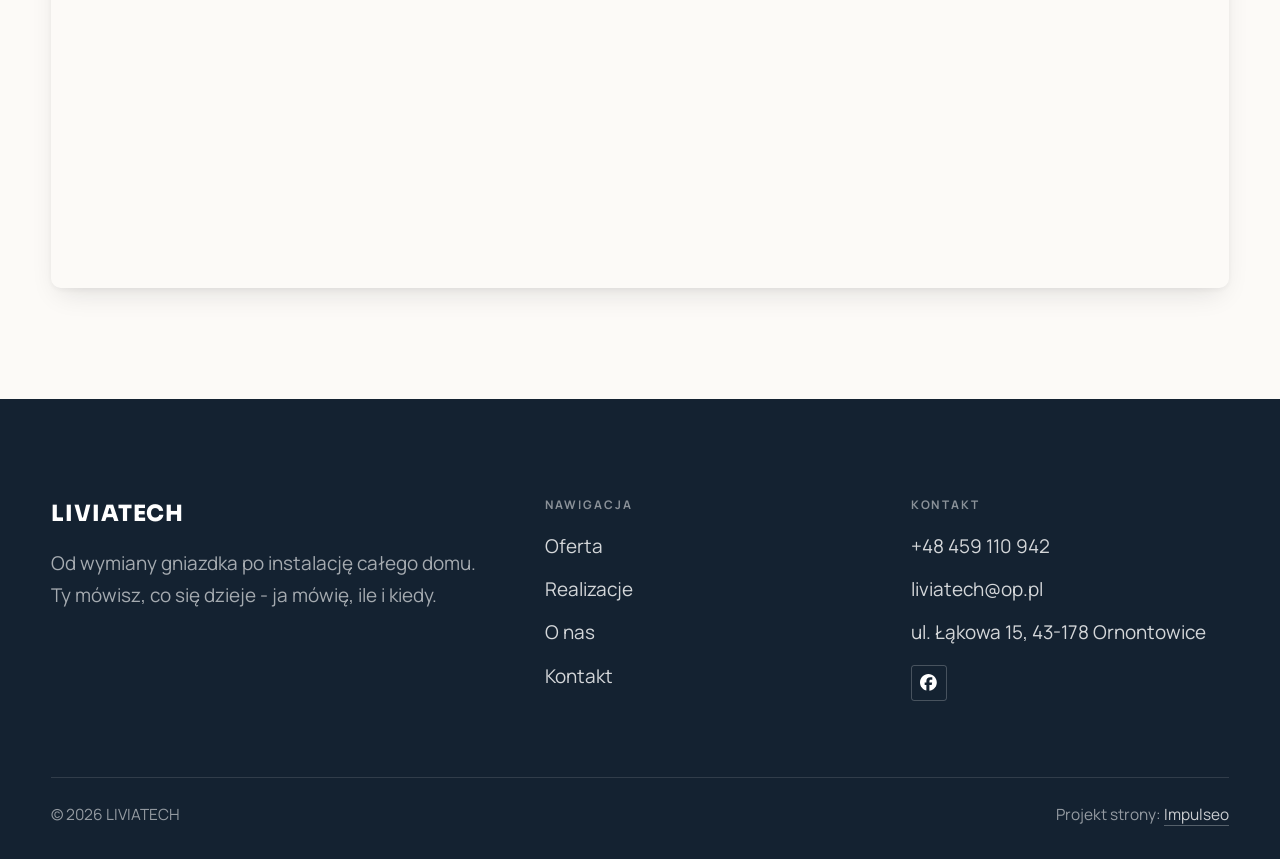
<file: kontakt.html>
<!DOCTYPE html>
<html lang="pl">
<head>
<meta charset="UTF-8">
<meta name="viewport" content="width=device-width, initial-scale=1.0">
<title>Kontakt - LIVIATECH</title>
<meta name="description" content="Kontakt LIVIATECH - ul. Łąkowa 15, 43-178 Ornontowice">
<link rel="canonical" href="https://impulseo-pl.github.io/liviatech/kontakt.html">
<meta name="robots" content="noindex, nofollow">
<meta property="og:type" content="website">
<meta property="og:locale" content="pl_PL">
<meta property="og:site_name" content="LIVIATECH">
<meta property="og:title" content="Kontakt - LIVIATECH">
<meta property="og:description" content="Kontakt LIVIATECH - ul. Łąkowa 15, 43-178 Ornontowice">
<meta property="og:url" content="https://impulseo-pl.github.io/liviatech/kontakt.html">
<meta property="og:image" content="https://impulseo-pl.github.io/liviatech/img/og.jpg">
<meta property="og:image:width" content="1200">
<meta property="og:image:height" content="630">
<meta name="twitter:card" content="summary_large_image">
<link rel="preconnect" href="https://fonts.googleapis.com">
<link rel="preconnect" href="https://fonts.gstatic.com" crossorigin>
<link href="https://fonts.googleapis.com/css2?family=Sora:wght@600;700;800&family=Manrope:wght@400;500;600&display=swap" rel="stylesheet">
<link rel="stylesheet" href="assets/styles.css?v=e25025db">
</head>
<body>

<header class="nav">
  <div class="wrap nav-inner">
    <a class="brand brand-has-logo" href="index.html"><img class="brand-logo" src="img/logo.jpg" alt="LIVIATECH" width="675" height="669" decoding="async"></a>
    <nav class="nav-links">
      <a href="oferta.html">Oferta</a>
      <a href="realizacje.html">Realizacje</a>
      <a href="o-nas.html">O nas</a>
      <a href="kontakt.html" class="active" aria-current="page">Kontakt</a>
      <a href="tel:+48459110942" class="btn btn-accent">Zadzwoń +48 459 110 942</a>
    </nav>
    <button class="nav-toggle" aria-label="Menu"><span></span><span></span><span></span></button>
  </div>
</header>

<main>
<section class="pagehead">
  <img src="img/kontakt.jpg" alt="LIVIATECH - Zapytaj o wycenę" width="1880" height="1255" decoding="async">
  <div class="wrap">
    <span class="eyebrow">Kontakt</span>
    <h1>Zapytaj o wycenę</h1>
    <p>Odpowiem na pytania i przygotuję wycenę.</p>
  </div>
</section>
<section>
  <div class="wrap contact-grid">
    <div class="reveal">
      <span class="eyebrow">Dane kontaktowe</span>
      <h2 style="margin:var(--space-4) 0 var(--space-6)">LIVIATECH</h2>
      <div class="info-list">
        <div class="info-row"><div class="ic"><svg class="ico-tel" width="16" height="16" viewBox="0 0 24 24" fill="none" aria-hidden="true"><path d="M6.6 10.8a15.5 15.5 0 0 0 6.6 6.6l2.2-2.2a1 1 0 0 1 1-.24 11.4 11.4 0 0 0 3.6.58 1 1 0 0 1 1 1V20a1 1 0 0 1-1 1A17 17 0 0 1 3 4a1 1 0 0 1 1-1h3.5a1 1 0 0 1 1 1c0 1.25.2 2.46.58 3.6a1 1 0 0 1-.25 1l-2.23 2.2Z" fill="currentColor"/></svg></div><div><div class="lbl">Telefon</div><a class="val" href="tel:+48459110942">+48 459 110 942</a></div></div>
        <div class="info-row"><div class="ic"><svg class="ico-mail" width="16" height="16" viewBox="0 0 24 24" fill="none" aria-hidden="true"><rect x="3.2" y="5.5" width="17.6" height="13" rx="1.6" stroke="currentColor" stroke-width="1.6"/><path d="M4 7l8 6 8-6" stroke="currentColor" stroke-width="1.6" stroke-linecap="round" stroke-linejoin="round"/></svg></div><div><div class="lbl">E-mail</div><a class="val" href="mailto:liviatech@op.pl">liviatech@op.pl</a></div></div>
        <div class="info-row"><div class="ic"><svg class="ico-pin" width="16" height="16" viewBox="0 0 24 24" fill="none" aria-hidden="true"><path d="M12 21s7-6.1 7-11.5A7 7 0 0 0 5 9.5C5 14.9 12 21 12 21Z" stroke="currentColor" stroke-width="1.6" fill="none"/><circle cx="12" cy="9.5" r="2.4" fill="currentColor"/></svg></div><div><div class="lbl">Adres</div><div class="val">ul. Łąkowa 15, 43-178 Ornontowice</div></div></div>
      </div>
    </div>
    <div class="reveal">
      <form class="form" action="https://formsubmit.co/liviatech@op.pl" method="POST">
        <input type="hidden" name="_subject" value="Zapytanie ze strony LIVIATECH">
        <input type="hidden" name="_captcha" value="false">
        <input type="hidden" name="_template" value="table">
        <div class="fld"><label for="name">Imię / firma</label><input id="name" name="name" type="text" placeholder="np. Jan Kowalski" required></div>
        <div class="fld"><label for="email">E-mail</label><input id="email" name="email" type="email" placeholder="adres@email.pl" required></div>
        <div class="fld"><label for="phone">Telefon</label><input id="phone" name="phone" type="tel" placeholder="+48 ..."></div>
        <div class="fld"><label for="msg">Czego dotyczy zapytanie?</label><textarea id="msg" name="message" placeholder="Napisz krótko, w czym możemy pomóc" required></textarea></div>
        <button type="submit" class="btn btn-accent" style="width:100%;justify-content:center">Wyślij zapytanie <span class="arr">→</span></button>
        <p class="note">Wiadomość trafi bezpośrednio do nas. Można też zadzwonić: +48 459 110 942.</p>
      </form>
    </div>
  </div>
</section>
<section style="padding-top:0">
  <div class="wrap reveal">
    <iframe class="map" title="LIVIATECH - Ornontowice" src="https://maps.google.com/maps?q=LIVIATECH%20Ornontowice&z=15&output=embed" loading="lazy" referrerpolicy="no-referrer-when-downgrade"></iframe>
  </div>
</section>
</main>

<footer>
  <div class="wrap">
    <div class="foot-grid">
      <div class="foot-brand">
        <div class="name">LIVIATECH</div>
        <p>Od wymiany gniazdka po instalację całego domu. Ty mówisz, co się dzieje - ja mówię, ile i kiedy.</p>
      </div>
      <div class="foot-col">
        <h4>Nawigacja</h4>
        <a href="oferta.html">Oferta</a>
        <a href="realizacje.html">Realizacje</a>
        <a href="o-nas.html">O nas</a>
        <a href="kontakt.html">Kontakt</a>
      </div>
      <div class="foot-col">
        <h4>Kontakt</h4>
        <a href="tel:+48459110942">+48 459 110 942</a>
        <a href="mailto:liviatech@op.pl">liviatech@op.pl</a>
        <p>ul. Łąkowa 15, 43-178 Ornontowice</p>
      <div class="foot-soc">
        <a class="soc" href="https://www.facebook.com/LIVIATECH/" target="_blank" rel="noopener" aria-label="Facebook - LIVIATECH"><svg viewBox="0 0 24 24" aria-hidden="true" focusable="false"><path d="M9.101 23.691v-7.98H6.627v-3.667h2.474v-1.58c0-4.085 1.848-5.978 5.858-5.978.401 0 .955.042 1.468.103a8.68 8.68 0 0 1 1.141.195v3.325a8.623 8.623 0 0 0-.653-.036 26.805 26.805 0 0 0-.733-.009c-.707 0-1.259.096-1.675.309a1.686 1.686 0 0 0-.679.622c-.258.42-.374.995-.374 1.752v1.297h3.919l-.386 2.103-.287 1.564h-3.246v8.245C19.396 23.238 24 18.179 24 12.044c0-6.627-5.373-12-12-12s-12 5.373-12 12c0 5.628 3.874 10.35 9.101 11.647Z" fill="currentColor"/></svg></a>
      </div>
      </div>
    </div>
    <div class="foot-bot">
      <span>© 2026 LIVIATECH</span>
      <span>Projekt strony: <a class="foot-credit" href="https://impulseo.pl" target="_blank" rel="noopener">Impulseo</a></span>
    </div>
  </div>
</footer>
<div class="sticky-call"><a class="sc-call" href="tel:+48459110942"><svg class="ico-tel" width="16" height="16" viewBox="0 0 24 24" fill="none" aria-hidden="true"><path d="M6.6 10.8a15.5 15.5 0 0 0 6.6 6.6l2.2-2.2a1 1 0 0 1 1-.24 11.4 11.4 0 0 0 3.6.58 1 1 0 0 1 1 1V20a1 1 0 0 1-1 1A17 17 0 0 1 3 4a1 1 0 0 1 1-1h3.5a1 1 0 0 1 1 1c0 1.25.2 2.46.58 3.6a1 1 0 0 1-.25 1l-2.23 2.2Z" fill="currentColor"/></svg> Zadzwoń</a><a class="sc-quote" href="kontakt.html">Wyślij zdjęcie usterki</a></div>
<div class="demo-wazne" data-do="2026-10-26" data-cykl="3" hidden><svg class="dw-ico" width="13" height="13" viewBox="0 0 24 24" fill="none" aria-hidden="true"><circle cx="12" cy="12" r="8.6" stroke="currentColor" stroke-width="1.8"/><path d="M12 7.2V12l3.3 2" stroke="currentColor" stroke-width="1.8" stroke-linecap="round"/></svg><span class="dw-txt"></span></div>

<script src="assets/main.js"></script>
</body>
</html>
</file>
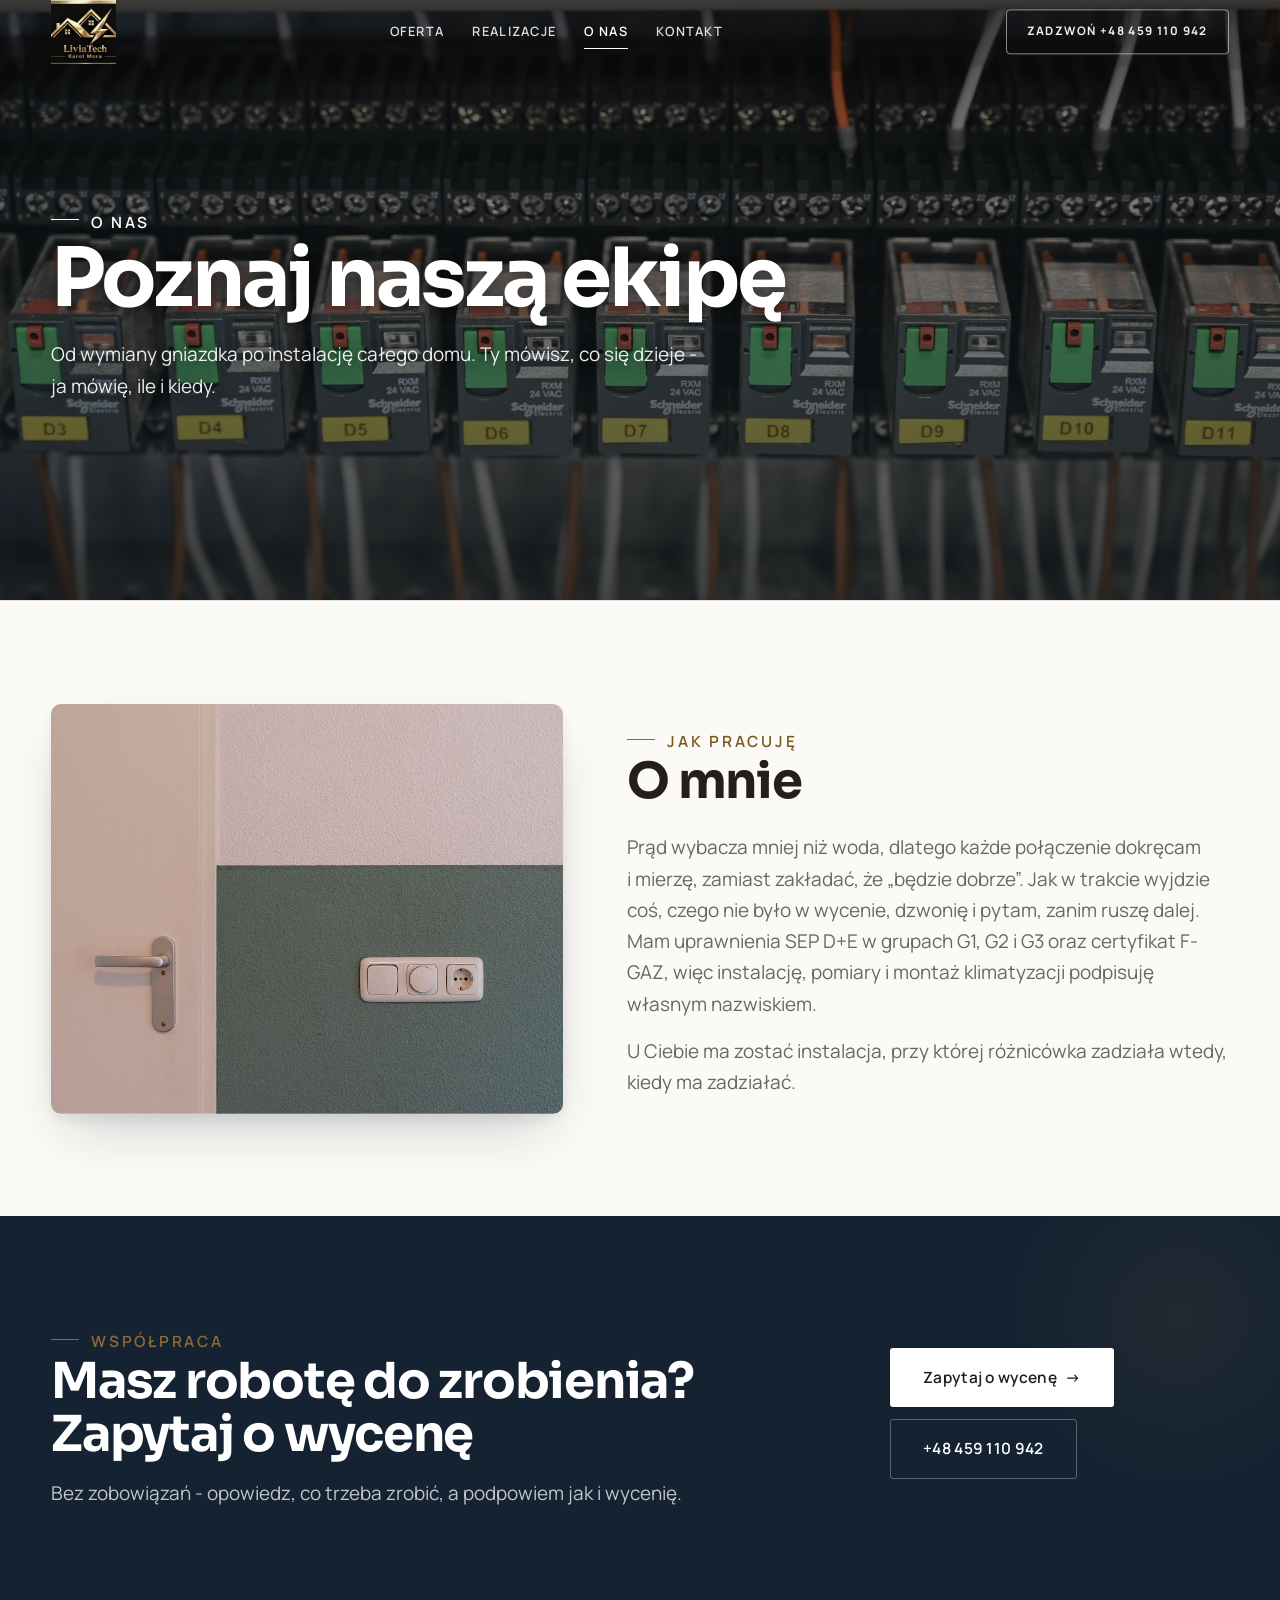
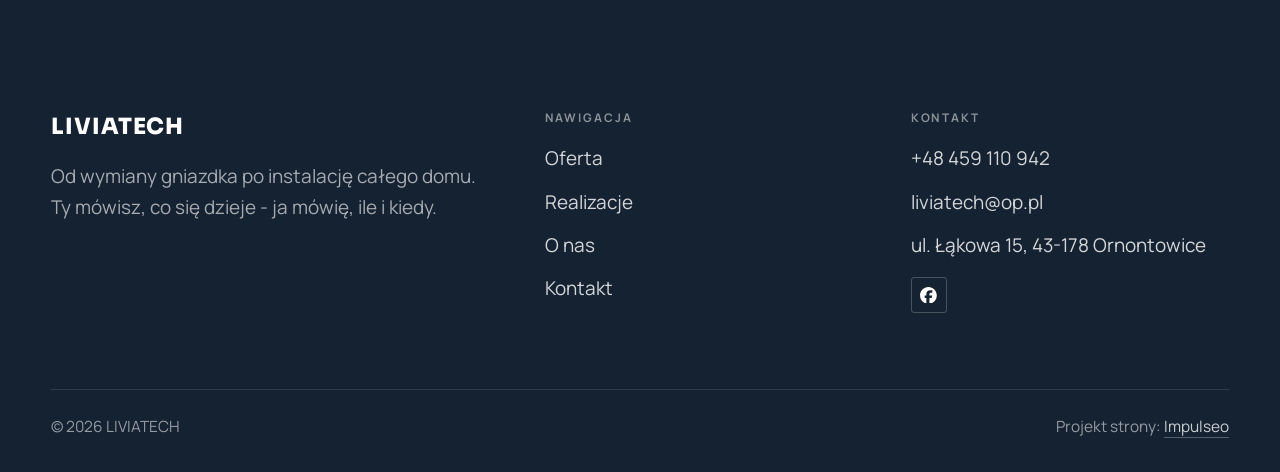
<file: o-nas.html>
<!DOCTYPE html>
<html lang="pl">
<head>
<meta charset="UTF-8">
<meta name="viewport" content="width=device-width, initial-scale=1.0">
<title>O nas - LIVIATECH</title>
<meta name="description" content="Elektryk w Ornontowicach z dojazdem. Awarie, instalacje, rozdzielnice, oświetlenie, pomiary z protokołem. Cenę znasz przed robotą. Zadzwoń: +48 459 110 942.">
<link rel="canonical" href="https://impulseo-pl.github.io/liviatech/o-nas.html">
<meta name="robots" content="noindex, nofollow">
<meta property="og:type" content="website">
<meta property="og:locale" content="pl_PL">
<meta property="og:site_name" content="LIVIATECH">
<meta property="og:title" content="O nas - LIVIATECH">
<meta property="og:description" content="Elektryk w Ornontowicach z dojazdem. Awarie, instalacje, rozdzielnice, oświetlenie, pomiary z protokołem. Cenę znasz przed robotą. Zadzwoń: +48 459 110 942.">
<meta property="og:url" content="https://impulseo-pl.github.io/liviatech/o-nas.html">
<meta property="og:image" content="https://impulseo-pl.github.io/liviatech/img/og.jpg">
<meta property="og:image:width" content="1200">
<meta property="og:image:height" content="630">
<meta name="twitter:card" content="summary_large_image">
<link rel="preconnect" href="https://fonts.googleapis.com">
<link rel="preconnect" href="https://fonts.gstatic.com" crossorigin>
<link href="https://fonts.googleapis.com/css2?family=Sora:wght@600;700;800&family=Manrope:wght@400;500;600&display=swap" rel="stylesheet">
<link rel="stylesheet" href="assets/styles.css?v=e25025db">
</head>
<body>

<header class="nav">
  <div class="wrap nav-inner">
    <a class="brand brand-has-logo" href="index.html"><img class="brand-logo" src="img/logo.jpg" alt="LIVIATECH" width="675" height="669" decoding="async"></a>
    <nav class="nav-links">
      <a href="oferta.html">Oferta</a>
      <a href="realizacje.html">Realizacje</a>
      <a href="o-nas.html" class="active" aria-current="page">O nas</a>
      <a href="kontakt.html">Kontakt</a>
      <a href="tel:+48459110942" class="btn btn-accent">Zadzwoń +48 459 110 942</a>
    </nav>
    <button class="nav-toggle" aria-label="Menu"><span></span><span></span><span></span></button>
  </div>
</header>

<main>
<section class="pagehead">
  <img src="img/g14.jpg" alt="LIVIATECH - Poznaj naszą ekipę" width="1880" height="1251" decoding="async">
  <div class="wrap">
    <span class="eyebrow">O nas</span>
    <h1>Poznaj naszą ekipę</h1>
    <p>Od wymiany gniazdka po instalację całego domu. Ty mówisz, co się dzieje - ja mówię, ile i kiedy.</p>
  </div>
</section>
<section>
  <div class="wrap split">
    <div class="split-art reveal"><img src="img/g15.jpg" alt="LIVIATECH" loading="lazy" width="1880" height="1170" decoding="async"></div>
    <div class="split-copy reveal">
      <span class="eyebrow">Jak pracuję</span>
      <h2>O mnie</h2>
      <p class="muted">Prąd wybacza mniej niż woda, dlatego każde połączenie dokręcam i mierzę, zamiast zakładać, że „będzie dobrze”. Jak w trakcie wyjdzie coś, czego nie było w wycenie, dzwonię i pytam, zanim ruszę dalej. Mam uprawnienia SEP D+E w grupach G1, G2 i G3 oraz certyfikat F-GAZ, więc instalację, pomiary i montaż klimatyzacji podpisuję własnym nazwiskiem.</p>
      <p class="muted">U Ciebie ma zostać instalacja, przy której różnicówka zadziała wtedy, kiedy ma zadziałać.</p>
    </div>
  </div>
</section>


<section class="cta">
  <div class="wrap">
    <div class="reveal">
      <span class="eyebrow">Współpraca</span>
      <h2>Masz robotę do zrobienia? Zapytaj o wycenę</h2>
      <p>Bez zobowiązań - opowiedz, co trzeba zrobić, a podpowiem jak i wycenię.</p>
    </div>
    <div class="cta-actions reveal">
      <a href="kontakt.html" class="btn btn-light">Zapytaj o wycenę <span class="arr">→</span></a>
      <a href="tel:+48459110942" class="btn btn-ghost btn-ghost-cta">+48 459 110 942</a>
    </div>
  </div>
</section>
</main>

<footer>
  <div class="wrap">
    <div class="foot-grid">
      <div class="foot-brand">
        <div class="name">LIVIATECH</div>
        <p>Od wymiany gniazdka po instalację całego domu. Ty mówisz, co się dzieje - ja mówię, ile i kiedy.</p>
      </div>
      <div class="foot-col">
        <h4>Nawigacja</h4>
        <a href="oferta.html">Oferta</a>
        <a href="realizacje.html">Realizacje</a>
        <a href="o-nas.html">O nas</a>
        <a href="kontakt.html">Kontakt</a>
      </div>
      <div class="foot-col">
        <h4>Kontakt</h4>
        <a href="tel:+48459110942">+48 459 110 942</a>
        <a href="mailto:liviatech@op.pl">liviatech@op.pl</a>
        <p>ul. Łąkowa 15, 43-178 Ornontowice</p>
      <div class="foot-soc">
        <a class="soc" href="https://www.facebook.com/LIVIATECH/" target="_blank" rel="noopener" aria-label="Facebook - LIVIATECH"><svg viewBox="0 0 24 24" aria-hidden="true" focusable="false"><path d="M9.101 23.691v-7.98H6.627v-3.667h2.474v-1.58c0-4.085 1.848-5.978 5.858-5.978.401 0 .955.042 1.468.103a8.68 8.68 0 0 1 1.141.195v3.325a8.623 8.623 0 0 0-.653-.036 26.805 26.805 0 0 0-.733-.009c-.707 0-1.259.096-1.675.309a1.686 1.686 0 0 0-.679.622c-.258.42-.374.995-.374 1.752v1.297h3.919l-.386 2.103-.287 1.564h-3.246v8.245C19.396 23.238 24 18.179 24 12.044c0-6.627-5.373-12-12-12s-12 5.373-12 12c0 5.628 3.874 10.35 9.101 11.647Z" fill="currentColor"/></svg></a>
      </div>
      </div>
    </div>
    <div class="foot-bot">
      <span>© 2026 LIVIATECH</span>
      <span>Projekt strony: <a class="foot-credit" href="https://impulseo.pl" target="_blank" rel="noopener">Impulseo</a></span>
    </div>
  </div>
</footer>
<div class="sticky-call"><a class="sc-call" href="tel:+48459110942"><svg class="ico-tel" width="16" height="16" viewBox="0 0 24 24" fill="none" aria-hidden="true"><path d="M6.6 10.8a15.5 15.5 0 0 0 6.6 6.6l2.2-2.2a1 1 0 0 1 1-.24 11.4 11.4 0 0 0 3.6.58 1 1 0 0 1 1 1V20a1 1 0 0 1-1 1A17 17 0 0 1 3 4a1 1 0 0 1 1-1h3.5a1 1 0 0 1 1 1c0 1.25.2 2.46.58 3.6a1 1 0 0 1-.25 1l-2.23 2.2Z" fill="currentColor"/></svg> Zadzwoń</a><a class="sc-quote" href="kontakt.html">Wyślij zdjęcie usterki</a></div>
<div class="demo-wazne" data-do="2026-10-26" data-cykl="3" hidden><svg class="dw-ico" width="13" height="13" viewBox="0 0 24 24" fill="none" aria-hidden="true"><circle cx="12" cy="12" r="8.6" stroke="currentColor" stroke-width="1.8"/><path d="M12 7.2V12l3.3 2" stroke="currentColor" stroke-width="1.8" stroke-linecap="round"/></svg><span class="dw-txt"></span></div>

<script src="assets/main.js"></script>
</body>
</html>
</file>
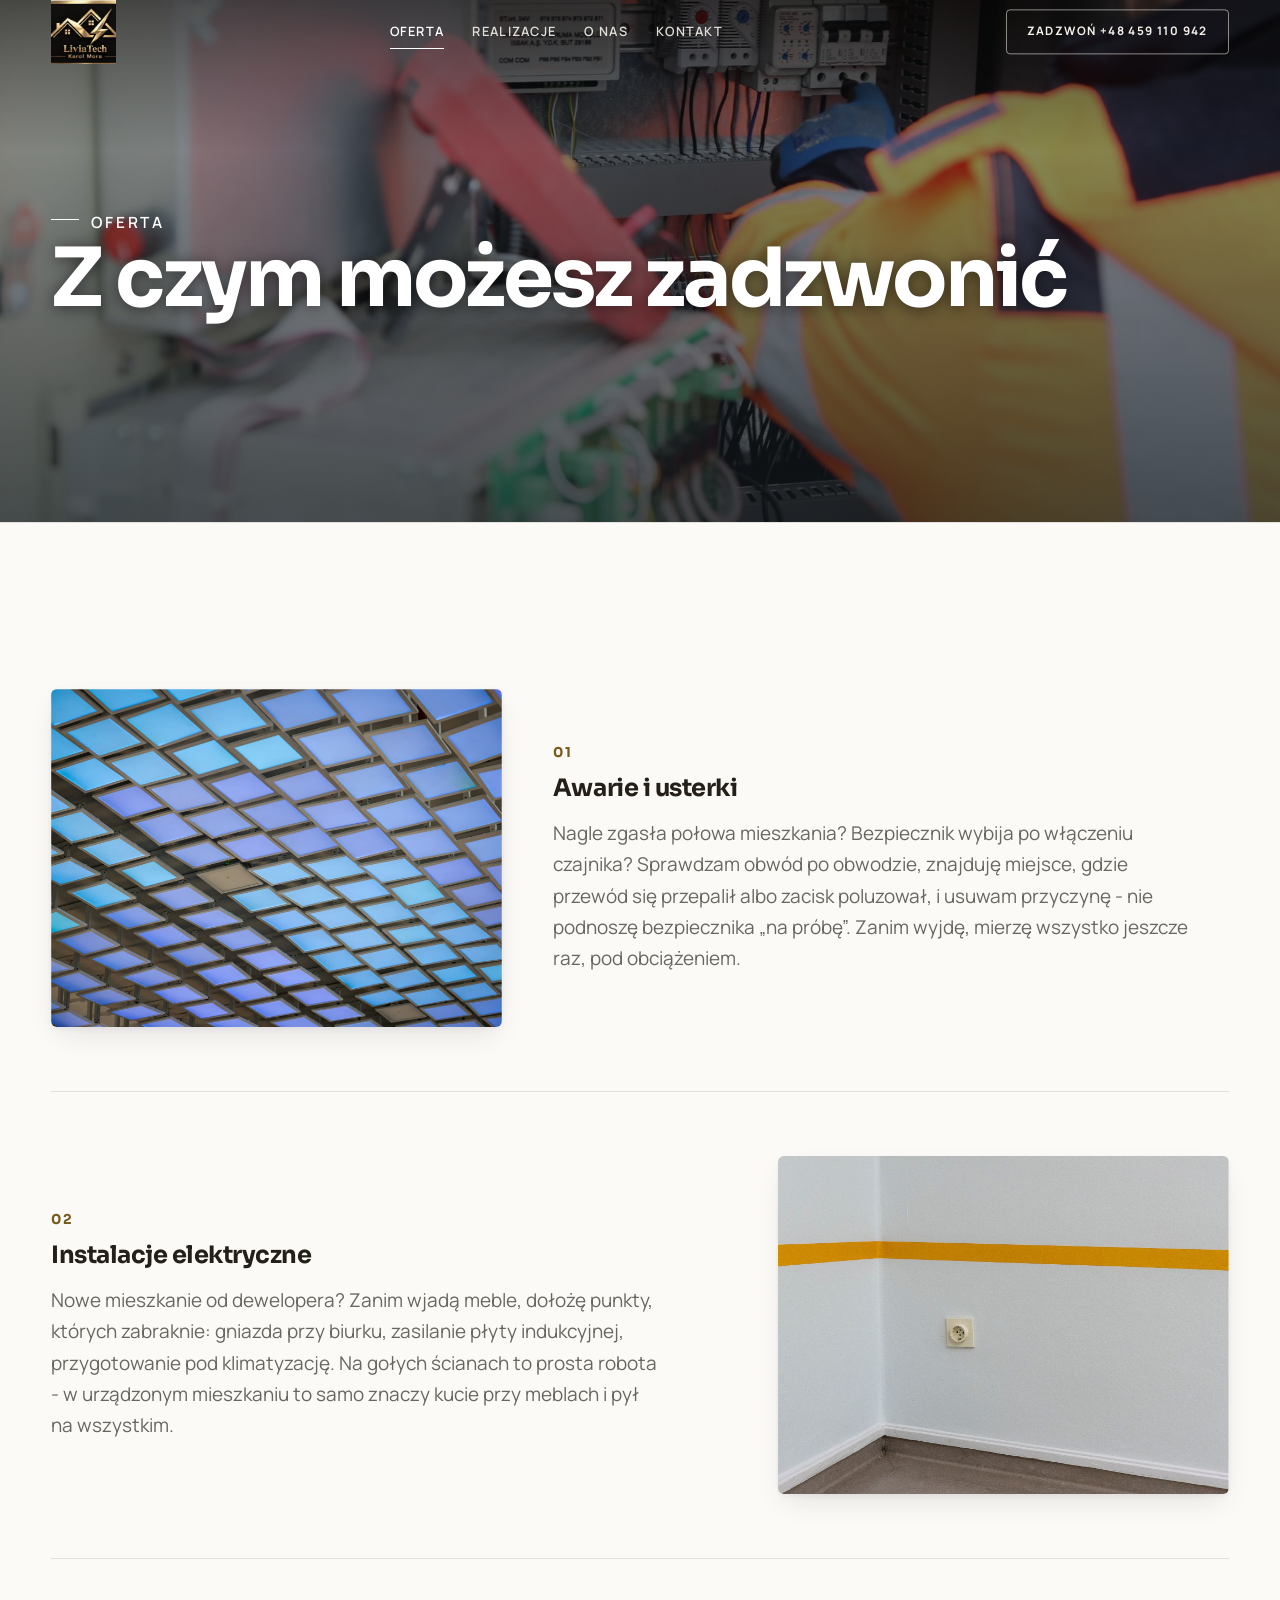
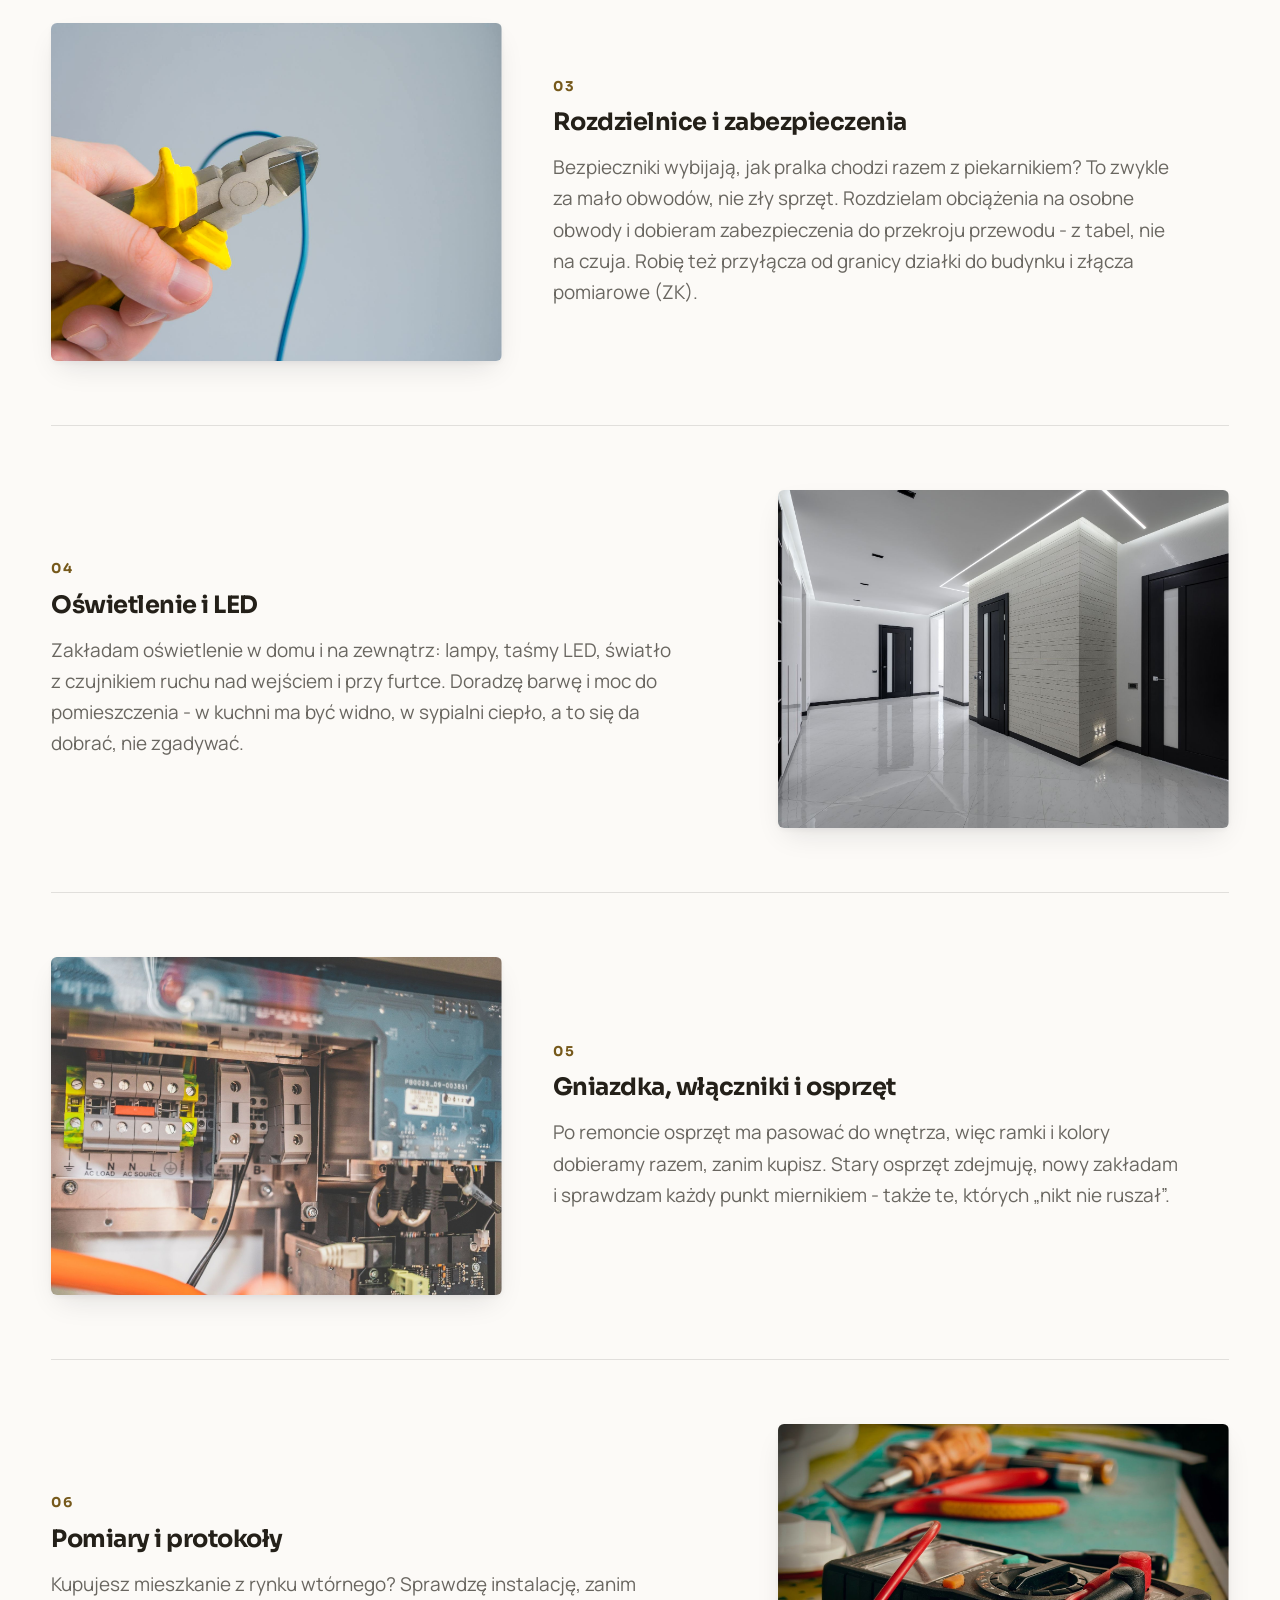
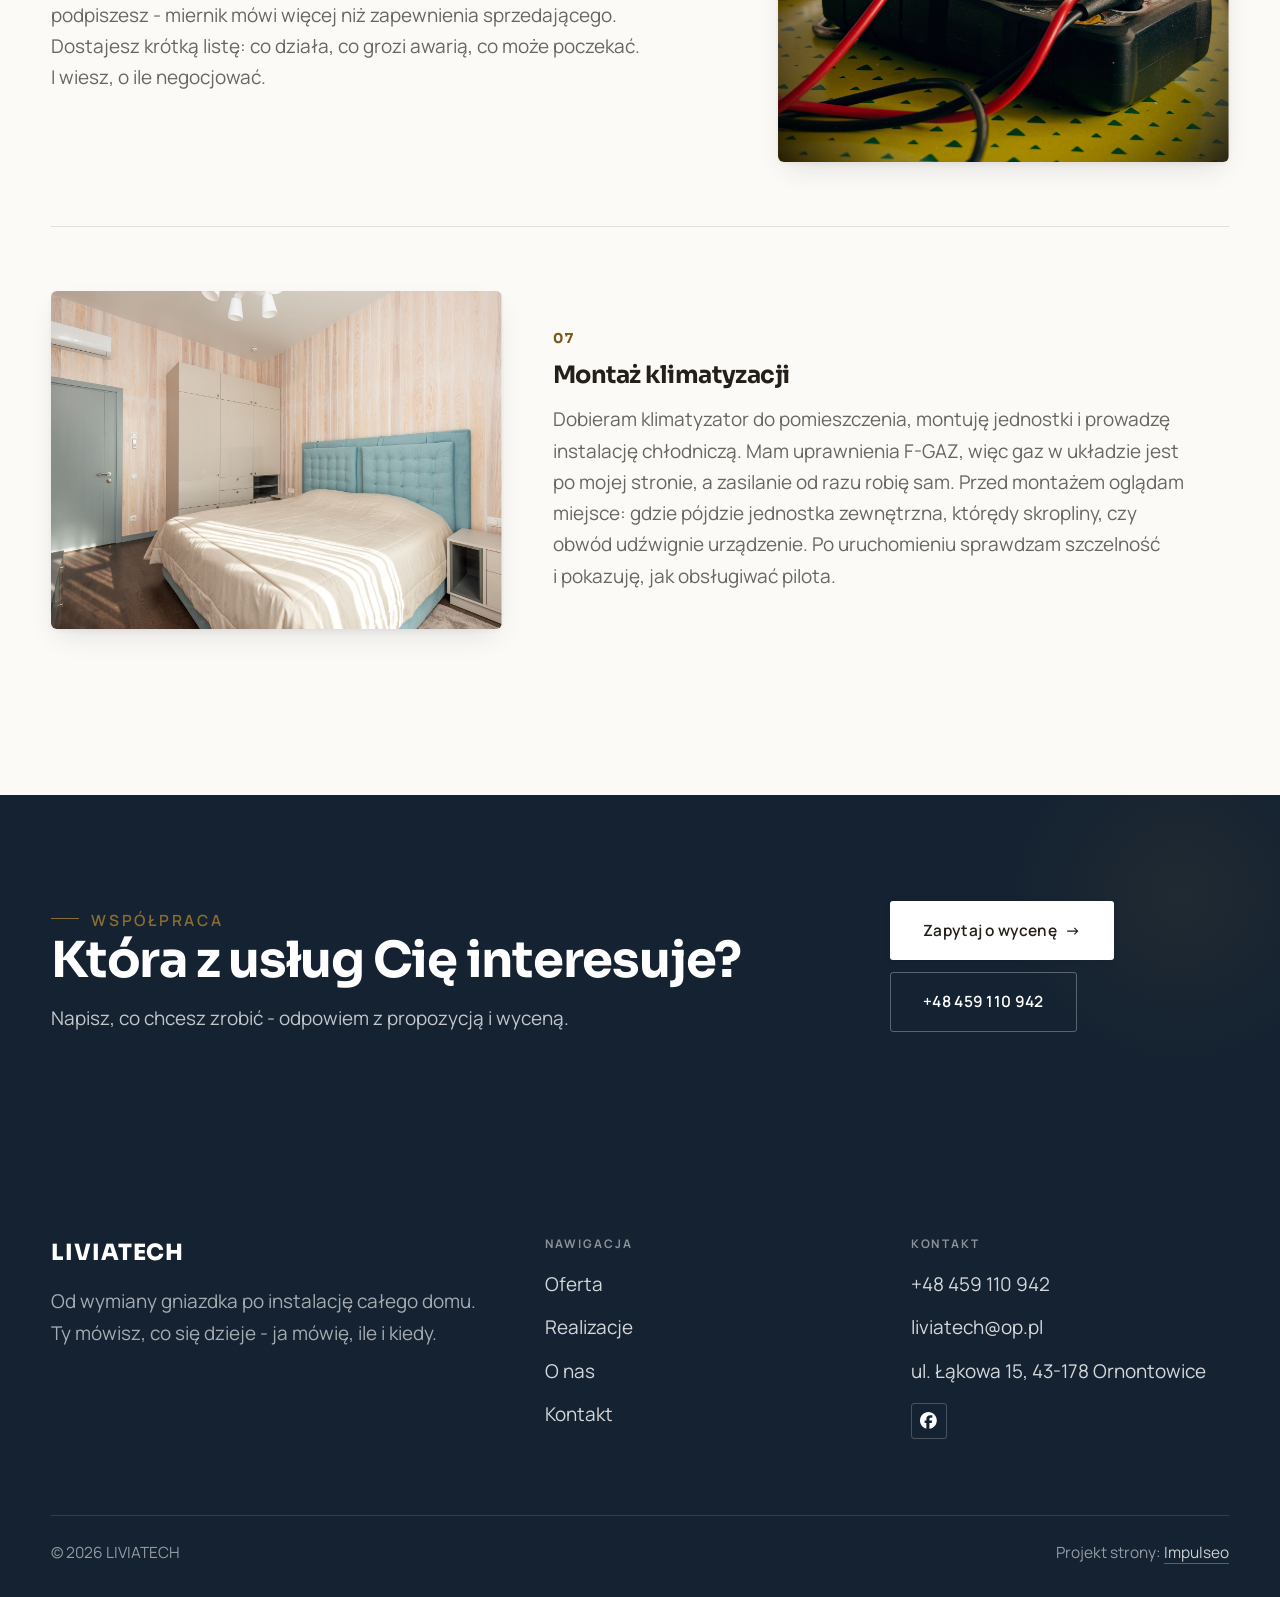
<file: oferta.html>
<!DOCTYPE html>
<html lang="pl">
<head>
<meta charset="UTF-8">
<meta name="viewport" content="width=device-width, initial-scale=1.0">
<title>Oferta - LIVIATECH</title>
<meta name="description" content="Elektryk w Ornontowicach z dojazdem. Awarie, instalacje, rozdzielnice, oświetlenie, pomiary z protokołem. Cenę znasz przed robotą. Zadzwoń: +48 459 110 942.">
<link rel="canonical" href="https://impulseo-pl.github.io/liviatech/oferta.html">
<meta name="robots" content="noindex, nofollow">
<meta property="og:type" content="website">
<meta property="og:locale" content="pl_PL">
<meta property="og:site_name" content="LIVIATECH">
<meta property="og:title" content="Oferta - LIVIATECH">
<meta property="og:description" content="Elektryk w Ornontowicach z dojazdem. Awarie, instalacje, rozdzielnice, oświetlenie, pomiary z protokołem. Cenę znasz przed robotą. Zadzwoń: +48 459 110 942.">
<meta property="og:url" content="https://impulseo-pl.github.io/liviatech/oferta.html">
<meta property="og:image" content="https://impulseo-pl.github.io/liviatech/img/og.jpg">
<meta property="og:image:width" content="1200">
<meta property="og:image:height" content="630">
<meta name="twitter:card" content="summary_large_image">
<link rel="preconnect" href="https://fonts.googleapis.com">
<link rel="preconnect" href="https://fonts.gstatic.com" crossorigin>
<link href="https://fonts.googleapis.com/css2?family=Sora:wght@600;700;800&family=Manrope:wght@400;500;600&display=swap" rel="stylesheet">
<link rel="stylesheet" href="assets/styles.css?v=e25025db">
</head>
<body>

<header class="nav">
  <div class="wrap nav-inner">
    <a class="brand brand-has-logo" href="index.html"><img class="brand-logo" src="img/logo.jpg" alt="LIVIATECH" width="675" height="669" decoding="async"></a>
    <nav class="nav-links">
      <a href="oferta.html" class="active" aria-current="page">Oferta</a>
      <a href="realizacje.html">Realizacje</a>
      <a href="o-nas.html">O nas</a>
      <a href="kontakt.html">Kontakt</a>
      <a href="tel:+48459110942" class="btn btn-accent">Zadzwoń +48 459 110 942</a>
    </nav>
    <button class="nav-toggle" aria-label="Menu"><span></span><span></span><span></span></button>
  </div>
</header>

<main>
<section class="pagehead">
  <img src="img/g13.jpg" alt="LIVIATECH - Z czym możesz zadzwonić" width="1880" height="1253" decoding="async">
  <div class="wrap">
    <span class="eyebrow">Oferta</span>
    <h1>Z czym możesz zadzwonić</h1>
  </div>
</section>
<section>
  <div class="wrap">
    <div class="svc-row reveal">
      <div class="svc-row-art"><img src="img/g8.jpg" alt="Awarie i usterki" loading="lazy" width="1830" height="1202" decoding="async"></div>
      <div>
        <span class="num">01</span>
        <h3>Awarie i usterki</h3>
        <p class="muted">Nagle zgasła połowa mieszkania? Bezpiecznik wybija po włączeniu czajnika? Sprawdzam obwód po obwodzie, znajduję miejsce, gdzie przewód się przepalił albo zacisk poluzował, i usuwam przyczynę - nie podnoszę bezpiecznika „na próbę”. Zanim wyjdę, mierzę wszystko jeszcze raz, pod obciążeniem.</p>
      </div>
    </div>
    <div class="svc-row rev reveal">
      <div class="svc-row-art"><img src="img/g9.jpg" alt="Instalacje elektryczne" loading="lazy" width="1818" height="1186" decoding="async"></div>
      <div>
        <span class="num">02</span>
        <h3>Instalacje elektryczne</h3>
        <p class="muted">Nowe mieszkanie od dewelopera? Zanim wjadą meble, dołożę punkty, których zabraknie: gniazda przy biurku, zasilanie płyty indukcyjnej, przygotowanie pod klimatyzację. Na gołych ścianach to prosta robota - w urządzonym mieszkaniu to samo znaczy kucie przy meblach i pył na wszystkim.</p>
      </div>
    </div>
    <div class="svc-row reveal">
      <div class="svc-row-art"><img src="img/g10.jpg" alt="Rozdzielnice i zabezpieczenia" loading="lazy" width="1880" height="1253" decoding="async"></div>
      <div>
        <span class="num">03</span>
        <h3>Rozdzielnice i zabezpieczenia</h3>
        <p class="muted">Bezpieczniki wybijają, jak pralka chodzi razem z piekarnikiem? To zwykle za mało obwodów, nie zły sprzęt. Rozdzielam obciążenia na osobne obwody i dobieram zabezpieczenia do przekroju przewodu - z tabel, nie na czuja. Robię też przyłącza od granicy działki do budynku i złącza pomiarowe (ZK).</p>
      </div>
    </div>
    <div class="svc-row rev reveal">
      <div class="svc-row-art"><img src="img/about.jpg" alt="Oświetlenie i LED" loading="lazy" width="1770" height="1114" decoding="async"></div>
      <div>
        <span class="num">04</span>
        <h3>Oświetlenie i LED</h3>
        <p class="muted">Zakładam oświetlenie w domu i na zewnątrz: lampy, taśmy LED, światło z czujnikiem ruchu nad wejściem i przy furtce. Doradzę barwę i moc do pomieszczenia - w kuchni ma być widno, w sypialni ciepło, a to się da dobrać, nie zgadywać.</p>
      </div>
    </div>
    <div class="svc-row reveal">
      <div class="svc-row-art"><img src="img/g11.jpg" alt="Gniazdka, włączniki i osprzęt" loading="lazy" width="1880" height="1253" decoding="async"></div>
      <div>
        <span class="num">05</span>
        <h3>Gniazdka, włączniki i osprzęt</h3>
        <p class="muted">Po remoncie osprzęt ma pasować do wnętrza, więc ramki i kolory dobieramy razem, zanim kupisz. Stary osprzęt zdejmuję, nowy zakładam i sprawdzam każdy punkt miernikiem - także te, których „nikt nie ruszał”.</p>
      </div>
    </div>
    <div class="svc-row rev reveal">
      <div class="svc-row-art"><img src="img/pomiary.jpg" alt="Pomiary i protokoły" loading="lazy" width="1731" height="1300" decoding="async"></div>
      <div>
        <span class="num">06</span>
        <h3>Pomiary i protokoły</h3>
        <p class="muted">Kupujesz mieszkanie z rynku wtórnego? Sprawdzę instalację, zanim podpiszesz - miernik mówi więcej niż zapewnienia sprzedającego. Dostajesz krótką listę: co działa, co grozi awarią, co może poczekać. I wiesz, o ile negocjować.</p>
      </div>
    </div>
    <div class="svc-row reveal">
      <div class="svc-row-art"><img src="img/klima2.jpg" alt="Montaż klimatyzacji" loading="lazy" width="1880" height="1255" decoding="async"></div>
      <div>
        <span class="num">07</span>
        <h3>Montaż klimatyzacji</h3>
        <p class="muted">Dobieram klimatyzator do pomieszczenia, montuję jednostki i prowadzę instalację chłodniczą. Mam uprawnienia F-GAZ, więc gaz w układzie jest po mojej stronie, a zasilanie od razu robię sam. Przed montażem oglądam miejsce: gdzie pójdzie jednostka zewnętrzna, którędy skropliny, czy obwód udźwignie urządzenie. Po uruchomieniu sprawdzam szczelność i pokazuję, jak obsługiwać pilota.</p>
      </div>
    </div>
  </div>
</section>

<section class="cta">
  <div class="wrap">
    <div class="reveal">
      <span class="eyebrow">Współpraca</span>
      <h2>Która z usług Cię interesuje?</h2>
      <p>Napisz, co chcesz zrobić - odpowiem z propozycją i wyceną.</p>
    </div>
    <div class="cta-actions reveal">
      <a href="kontakt.html" class="btn btn-light">Zapytaj o wycenę <span class="arr">→</span></a>
      <a href="tel:+48459110942" class="btn btn-ghost btn-ghost-cta">+48 459 110 942</a>
    </div>
  </div>
</section>
</main>

<footer>
  <div class="wrap">
    <div class="foot-grid">
      <div class="foot-brand">
        <div class="name">LIVIATECH</div>
        <p>Od wymiany gniazdka po instalację całego domu. Ty mówisz, co się dzieje - ja mówię, ile i kiedy.</p>
      </div>
      <div class="foot-col">
        <h4>Nawigacja</h4>
        <a href="oferta.html">Oferta</a>
        <a href="realizacje.html">Realizacje</a>
        <a href="o-nas.html">O nas</a>
        <a href="kontakt.html">Kontakt</a>
      </div>
      <div class="foot-col">
        <h4>Kontakt</h4>
        <a href="tel:+48459110942">+48 459 110 942</a>
        <a href="mailto:liviatech@op.pl">liviatech@op.pl</a>
        <p>ul. Łąkowa 15, 43-178 Ornontowice</p>
      <div class="foot-soc">
        <a class="soc" href="https://www.facebook.com/LIVIATECH/" target="_blank" rel="noopener" aria-label="Facebook - LIVIATECH"><svg viewBox="0 0 24 24" aria-hidden="true" focusable="false"><path d="M9.101 23.691v-7.98H6.627v-3.667h2.474v-1.58c0-4.085 1.848-5.978 5.858-5.978.401 0 .955.042 1.468.103a8.68 8.68 0 0 1 1.141.195v3.325a8.623 8.623 0 0 0-.653-.036 26.805 26.805 0 0 0-.733-.009c-.707 0-1.259.096-1.675.309a1.686 1.686 0 0 0-.679.622c-.258.42-.374.995-.374 1.752v1.297h3.919l-.386 2.103-.287 1.564h-3.246v8.245C19.396 23.238 24 18.179 24 12.044c0-6.627-5.373-12-12-12s-12 5.373-12 12c0 5.628 3.874 10.35 9.101 11.647Z" fill="currentColor"/></svg></a>
      </div>
      </div>
    </div>
    <div class="foot-bot">
      <span>© 2026 LIVIATECH</span>
      <span>Projekt strony: <a class="foot-credit" href="https://impulseo.pl" target="_blank" rel="noopener">Impulseo</a></span>
    </div>
  </div>
</footer>
<div class="sticky-call"><a class="sc-call" href="tel:+48459110942"><svg class="ico-tel" width="16" height="16" viewBox="0 0 24 24" fill="none" aria-hidden="true"><path d="M6.6 10.8a15.5 15.5 0 0 0 6.6 6.6l2.2-2.2a1 1 0 0 1 1-.24 11.4 11.4 0 0 0 3.6.58 1 1 0 0 1 1 1V20a1 1 0 0 1-1 1A17 17 0 0 1 3 4a1 1 0 0 1 1-1h3.5a1 1 0 0 1 1 1c0 1.25.2 2.46.58 3.6a1 1 0 0 1-.25 1l-2.23 2.2Z" fill="currentColor"/></svg> Zadzwoń</a><a class="sc-quote" href="kontakt.html">Wyślij zdjęcie usterki</a></div>
<div class="demo-wazne" data-do="2026-10-26" data-cykl="3" hidden><svg class="dw-ico" width="13" height="13" viewBox="0 0 24 24" fill="none" aria-hidden="true"><circle cx="12" cy="12" r="8.6" stroke="currentColor" stroke-width="1.8"/><path d="M12 7.2V12l3.3 2" stroke="currentColor" stroke-width="1.8" stroke-linecap="round"/></svg><span class="dw-txt"></span></div>

<script src="assets/main.js"></script>
</body>
</html>
</file>
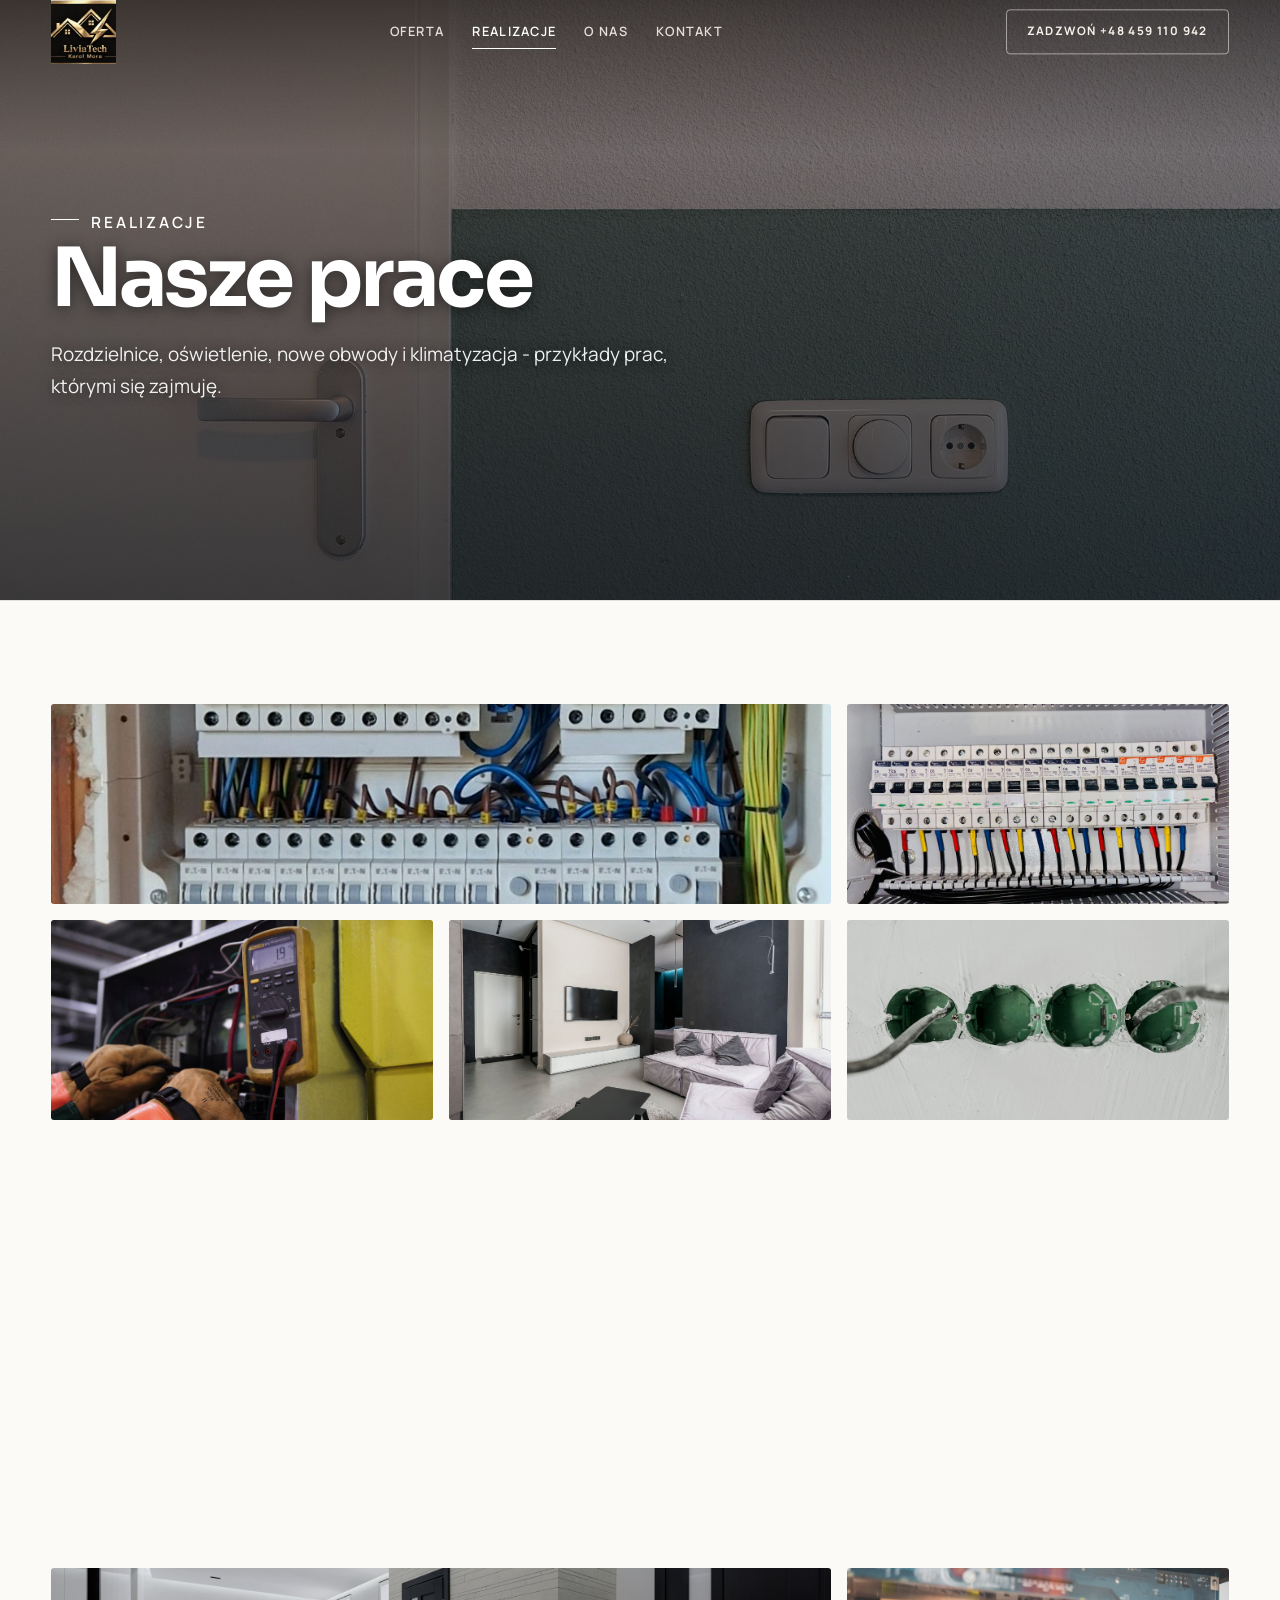
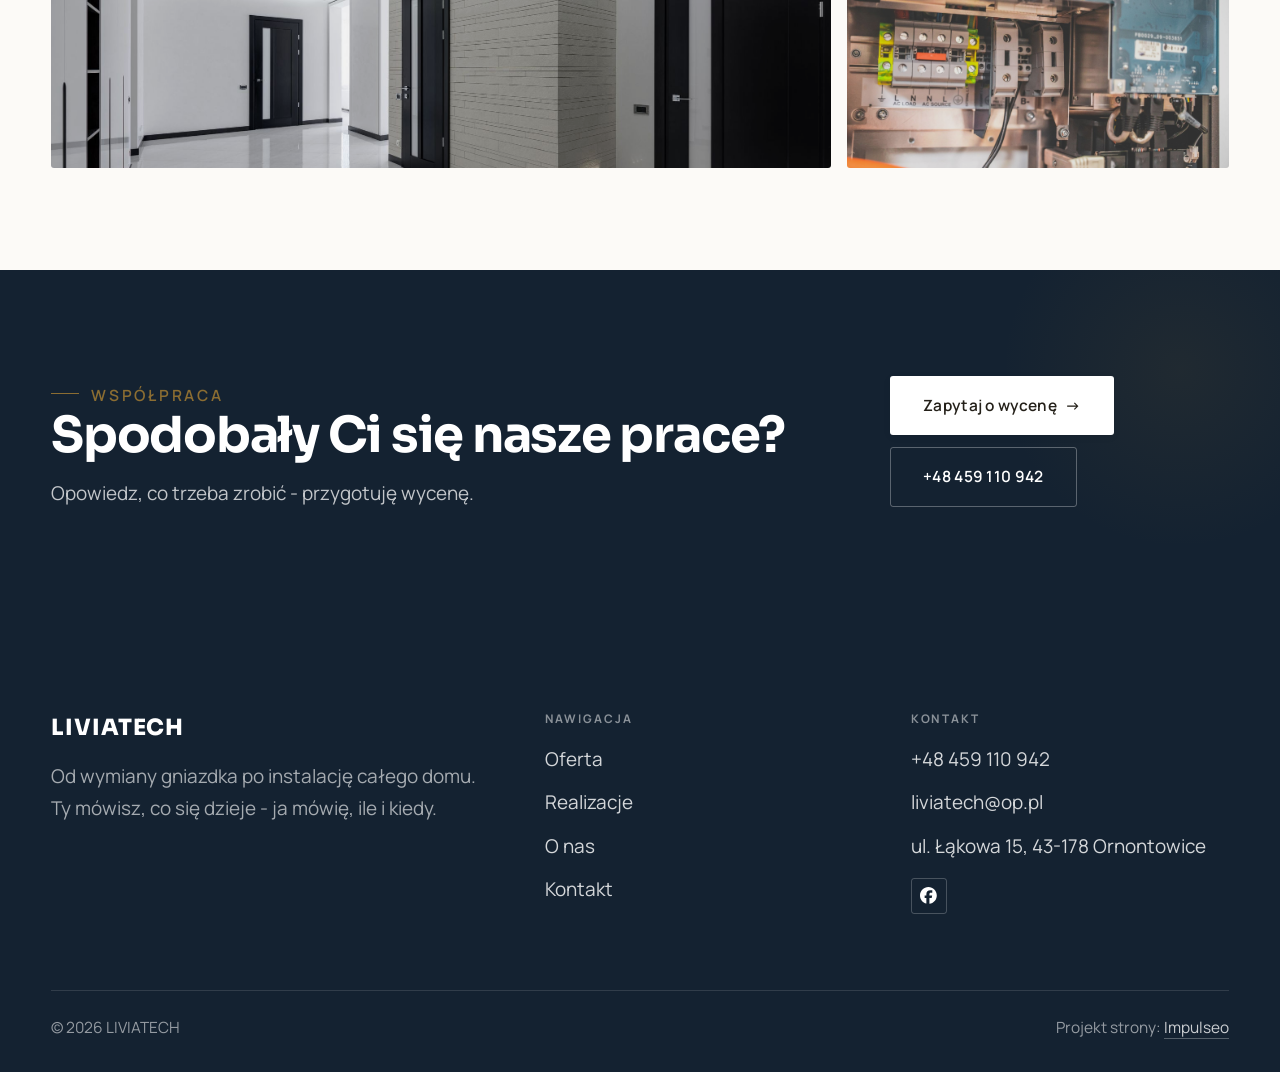
<file: realizacje.html>
<!DOCTYPE html>
<html lang="pl">
<head>
<meta charset="UTF-8">
<meta name="viewport" content="width=device-width, initial-scale=1.0">
<title>Realizacje - LIVIATECH</title>
<meta name="description" content="Realizacje LIVIATECH: Rozdzielnica po modernizacji, Nowa instalacja przed tynkiem, Oświetlenie LED, Osprzęt po wymianie, Pomiary przy odbiorze">
<link rel="canonical" href="https://impulseo-pl.github.io/liviatech/realizacje.html">
<meta name="robots" content="noindex, nofollow">
<meta property="og:type" content="website">
<meta property="og:locale" content="pl_PL">
<meta property="og:site_name" content="LIVIATECH">
<meta property="og:title" content="Realizacje - LIVIATECH">
<meta property="og:description" content="Realizacje LIVIATECH: Rozdzielnica po modernizacji, Nowa instalacja przed tynkiem, Oświetlenie LED, Osprzęt po wymianie, Pomiary przy odbiorze">
<meta property="og:url" content="https://impulseo-pl.github.io/liviatech/realizacje.html">
<meta property="og:image" content="https://impulseo-pl.github.io/liviatech/img/og.jpg">
<meta property="og:image:width" content="1200">
<meta property="og:image:height" content="630">
<meta name="twitter:card" content="summary_large_image">
<link rel="preconnect" href="https://fonts.googleapis.com">
<link rel="preconnect" href="https://fonts.gstatic.com" crossorigin>
<link href="https://fonts.googleapis.com/css2?family=Sora:wght@600;700;800&family=Manrope:wght@400;500;600&display=swap" rel="stylesheet">
<link rel="stylesheet" href="assets/styles.css?v=e25025db">
</head>
<body>

<header class="nav">
  <div class="wrap nav-inner">
    <a class="brand brand-has-logo" href="index.html"><img class="brand-logo" src="img/logo.jpg" alt="LIVIATECH" width="675" height="669" decoding="async"></a>
    <nav class="nav-links">
      <a href="oferta.html">Oferta</a>
      <a href="realizacje.html" class="active" aria-current="page">Realizacje</a>
      <a href="o-nas.html">O nas</a>
      <a href="kontakt.html">Kontakt</a>
      <a href="tel:+48459110942" class="btn btn-accent">Zadzwoń +48 459 110 942</a>
    </nav>
    <button class="nav-toggle" aria-label="Menu"><span></span><span></span><span></span></button>
  </div>
</header>

<main>
<section class="pagehead">
  <img src="img/g15.jpg" alt="LIVIATECH - Nasze prace" width="1880" height="1170" decoding="async">
  <div class="wrap">
    <span class="eyebrow">Realizacje</span>
    <h1>Nasze prace</h1>
    <p>Rozdzielnice, oświetlenie, nowe obwody i klimatyzacja - przykłady prac, którymi się zajmuję.</p>
  </div>
</section>
<section>
  <div class="wrap">
    <div class="gallery">
      <div class="tile t-two3 reveal"><img src="img/g1.jpg" alt="LIVIATECH" loading="lazy" width="878" height="1992" decoding="async"></div>
      <div class="tile t-third reveal"><img src="img/g2.jpg" alt="LIVIATECH" loading="lazy" width="1830" height="1120" decoding="async"></div>
      <div class="tile t-third reveal"><img src="img/g3.jpg" alt="LIVIATECH" loading="lazy" width="1816" height="912" decoding="async"></div>
      <div class="tile t-third reveal"><img src="img/g4.jpg" alt="LIVIATECH" loading="lazy" width="1880" height="1255" decoding="async"></div>
      <div class="tile t-third reveal"><img src="img/g5.jpg" alt="LIVIATECH" loading="lazy" width="1880" height="1255" decoding="async"></div>
      <div class="tile t-third reveal"><img src="img/g6.jpg" alt="LIVIATECH" loading="lazy" width="1600" height="1066" decoding="async"></div>
      <div class="tile t-two3 reveal"><img src="img/g7.jpg" alt="LIVIATECH" loading="lazy" width="1880" height="1255" decoding="async"></div>
      <div class="tile t-third reveal"><img src="img/g8.jpg" alt="LIVIATECH" loading="lazy" width="1830" height="1202" decoding="async"></div>
      <div class="tile t-third reveal"><img src="img/g9.jpg" alt="LIVIATECH" loading="lazy" width="1818" height="1186" decoding="async"></div>
      <div class="tile t-third reveal"><img src="img/g10.jpg" alt="LIVIATECH" loading="lazy" width="1880" height="1253" decoding="async"></div>
      <div class="tile t-two3 reveal"><img src="img/about.jpg" alt="LIVIATECH" loading="lazy" width="1770" height="1114" decoding="async"></div>
      <div class="tile t-third reveal"><img src="img/g11.jpg" alt="LIVIATECH" loading="lazy" width="1880" height="1253" decoding="async"></div>
    </div>
  </div>
</section>
<section class="cta">
  <div class="wrap">
    <div class="reveal">
      <span class="eyebrow">Współpraca</span>
      <h2>Spodobały Ci się nasze prace?</h2>
      <p>Opowiedz, co trzeba zrobić - przygotuję wycenę.</p>
    </div>
    <div class="cta-actions reveal">
      <a href="kontakt.html" class="btn btn-light">Zapytaj o wycenę <span class="arr">→</span></a>
      <a href="tel:+48459110942" class="btn btn-ghost btn-ghost-cta">+48 459 110 942</a>
    </div>
  </div>
</section>
</main>

<footer>
  <div class="wrap">
    <div class="foot-grid">
      <div class="foot-brand">
        <div class="name">LIVIATECH</div>
        <p>Od wymiany gniazdka po instalację całego domu. Ty mówisz, co się dzieje - ja mówię, ile i kiedy.</p>
      </div>
      <div class="foot-col">
        <h4>Nawigacja</h4>
        <a href="oferta.html">Oferta</a>
        <a href="realizacje.html">Realizacje</a>
        <a href="o-nas.html">O nas</a>
        <a href="kontakt.html">Kontakt</a>
      </div>
      <div class="foot-col">
        <h4>Kontakt</h4>
        <a href="tel:+48459110942">+48 459 110 942</a>
        <a href="mailto:liviatech@op.pl">liviatech@op.pl</a>
        <p>ul. Łąkowa 15, 43-178 Ornontowice</p>
      <div class="foot-soc">
        <a class="soc" href="https://www.facebook.com/LIVIATECH/" target="_blank" rel="noopener" aria-label="Facebook - LIVIATECH"><svg viewBox="0 0 24 24" aria-hidden="true" focusable="false"><path d="M9.101 23.691v-7.98H6.627v-3.667h2.474v-1.58c0-4.085 1.848-5.978 5.858-5.978.401 0 .955.042 1.468.103a8.68 8.68 0 0 1 1.141.195v3.325a8.623 8.623 0 0 0-.653-.036 26.805 26.805 0 0 0-.733-.009c-.707 0-1.259.096-1.675.309a1.686 1.686 0 0 0-.679.622c-.258.42-.374.995-.374 1.752v1.297h3.919l-.386 2.103-.287 1.564h-3.246v8.245C19.396 23.238 24 18.179 24 12.044c0-6.627-5.373-12-12-12s-12 5.373-12 12c0 5.628 3.874 10.35 9.101 11.647Z" fill="currentColor"/></svg></a>
      </div>
      </div>
    </div>
    <div class="foot-bot">
      <span>© 2026 LIVIATECH</span>
      <span>Projekt strony: <a class="foot-credit" href="https://impulseo.pl" target="_blank" rel="noopener">Impulseo</a></span>
    </div>
  </div>
</footer>
<div class="sticky-call"><a class="sc-call" href="tel:+48459110942"><svg class="ico-tel" width="16" height="16" viewBox="0 0 24 24" fill="none" aria-hidden="true"><path d="M6.6 10.8a15.5 15.5 0 0 0 6.6 6.6l2.2-2.2a1 1 0 0 1 1-.24 11.4 11.4 0 0 0 3.6.58 1 1 0 0 1 1 1V20a1 1 0 0 1-1 1A17 17 0 0 1 3 4a1 1 0 0 1 1-1h3.5a1 1 0 0 1 1 1c0 1.25.2 2.46.58 3.6a1 1 0 0 1-.25 1l-2.23 2.2Z" fill="currentColor"/></svg> Zadzwoń</a><a class="sc-quote" href="kontakt.html">Wyślij zdjęcie usterki</a></div>
<div class="demo-wazne" data-do="2026-10-26" data-cykl="3" hidden><svg class="dw-ico" width="13" height="13" viewBox="0 0 24 24" fill="none" aria-hidden="true"><circle cx="12" cy="12" r="8.6" stroke="currentColor" stroke-width="1.8"/><path d="M12 7.2V12l3.3 2" stroke="currentColor" stroke-width="1.8" stroke-linecap="round"/></svg><span class="dw-txt"></span></div>

<script src="assets/main.js"></script>
</body>
</html>
</file>
<file: assets/styles.css>
/* ============================================================
   STOLBASZ — premium, architektoniczny B2B fit-out
   Jasna paleta, zero brązu. System wg premium-web-craft.
   Projekt strony: Impulseo (impulseo.pl)
   ============================================================ */

:root{
  /* PALETA — jasna, architektoniczna, chłodna */
  --paper:#f5f7fa;          /* główne tło */
  --paper-2:#e7edf3;        /* sekcje alternatywne (chłodny jasny szary) */
  --paper-3:#e7edf3;        /* delikatne wypełnienia */
  --ink:#142231;            /* tekst główny — chłodny grafit */
  --ink-soft:#2c3e52;       /* nagłówki drugorzędne */
  --muted:#697785;          /* tekst poboczny */
  --line:rgba(20,34,49,.12);/* hairline */
  --accent:#e8a00c;         /* stonowany petrol-slate — jedyny akcent */
  --accent-d:#c47f06;
  --accent-soft:rgba(232,160,12,.10);
  --dark:#142231;           /* sekcje ciemne (stopka/CTA) */

  /* HOVER ZDJĘĆ — JEDEN standard dla całego silnika (decyzja K. 04.08.2026, artefakt z wariantami).
     AKTUALNE (K.+Szymon 09.08.2026, wybór z artefaktu 6 wariantów): zoom 1.05 przy 1.4s -
     przy tak długim czasie mocniejszy kadr NIE skacze, tylko „oddycha". Poprzedni standard
     (1.02 / .55s z 04.08) odbierany jako dynamiczny i szybki.
     Spoczynek lekko przygaszony, ale TYLKO tam, gdzie jest mysz (@media hover:hover) —
     na telefonie zdjęcia zostają w pełnej jasności. */
  --img-zoom:1.05;                   /* K.+Szymon 09.08: wariant F z artefaktu porównawczego */
  --img-rest:brightness(.95) saturate(.99);
  --img-hot:brightness(1.06) saturate(1.05);
  --img-dur:1.4s;                    /* K.+Szymon 09.08 (wariant F): powoli = elegancko */
  --img-ease:cubic-bezier(.16,.84,.44,1);  /* miękki ogon, efekt „oddychania" */

  /* ODSTĘPY — skala 4/8 */
  --space-1:4px; --space-2:8px; --space-3:12px; --space-4:16px; --space-5:24px;
  --space-6:32px; --space-7:48px; --space-8:64px; --space-9:96px; --space-10:128px;

  /* TYPOGRAFIA — fluid clamp() (skala podbita 16.07.2026: większe, czytelniejsze litery — uwaga Adama) */
  --text-sm:clamp(.9rem,.87rem + .12vw,1rem);
  --text-base:clamp(1.08rem,1.04rem + .18vw,1.2rem);
  --text-lg:clamp(1.24rem,1.15rem + .34vw,1.44rem);
  --text-h3:clamp(1.34rem,1.22rem + .55vw,1.66rem);
  --text-h2:clamp(2.1rem,1.66rem + 2.1vw,3.1rem);
  --text-h1:clamp(2.9rem,2.1rem + 4vw,5.1rem);

  /* PROMIENIE — architektoniczne, raczej ostre */
  --r-sm:3px; --r-md:6px; --r-lg:10px;

  /* RUCH */
  --ease:cubic-bezier(.25,.46,.45,.94); --dur:.24s;

  /* CIENIE — miękkie, warstwowe */
  --sh-sm:0 1px 2px rgba(16,24,32,.04), 0 2px 8px rgba(16,24,32,.05);
  --sh-md:0 2px 6px rgba(16,24,32,.05), 0 12px 28px -8px rgba(16,24,32,.12);
  --sh-lg:0 6px 14px rgba(16,24,32,.07), 0 26px 56px -18px rgba(16,24,32,.22);

  --hairline:1px solid var(--line);

  --font-display:'Sora','Manrope',sans-serif;
  --font-body:'Manrope',sans-serif;
}

*{box-sizing:border-box;margin:0;padding:0}
html{scroll-behavior:smooth}
body{
  font-family:var(--font-body);
  font-size:var(--text-base);
  line-height:1.65;
  color:var(--ink);
  background:var(--paper);
  -webkit-font-smoothing:antialiased;
  text-rendering:optimizeLegibility;
}
img{max-width:100%;height:auto;display:block}  /* height:auto = width/height z atrybutów trzyma proporcje (TOP#12) */
a{color:inherit;text-decoration:none}

.wrap{width:min(92%,1180px);margin-inline:auto}
section{padding-block:clamp(52px,6.5vw,96px)}

h1,h2,h3{font-family:var(--font-display);font-weight:700;line-height:1.08;letter-spacing:-.02em;color:var(--ink)}
h1{font-size:var(--text-h1);letter-spacing:-.035em}
h2{font-size:var(--text-h2);letter-spacing:-.025em}
h3{font-size:var(--text-h3)}
/* MIARA — długość wiersza. WCAG 2.2 SC 1.4.8: max 80 znaków; Butterick: 45–90.
   68ch daje realnie 72–78 znaków polskiego tekstu, czyli z zapasem pod granicą.
   Wcześniej limit miał TYLKO <p> — <li>, <blockquote> i <dd> nie miały żadnego,
   i to jedyny powód, dla którego 23 bloki na dwóch oddanych stronach jadą po
   83–106 znaków w wierszu (pomiar 07.08.2026, bramka `miara`).
   ⚠️ Listy i definicje ograniczamy TYLKO bez klasy: `ul`/`ol` z klasą to u nas
   układ (siatki kafli, menu), a nie tekst ciągły — tam miarę wyznacza układ. */
/* 60ch, nie 68ch (K. 10.08): po zmianie fontów na węższe kroje (DM Sans i spółka)
   w 68ch mieściło się ~90 znaków - bramka pikselowa słusznie zgłaszała przekroczenie
   granicy 80. Pomiar na żywej przeglądarce: 60ch = 90 znaków, 53ch = ~78 znaków, czyli normę WCAG 1.4.8. */
:root{ --miara:53ch }
p{max-width:min(100%,var(--miara))}
blockquote,
ul:not([class])>li, ol:not([class])>li,
dl:not([class])>dd{max-width:min(100%,var(--miara))}

/* ⚠️ Świadomie BEZ wyjątku `.tile p,.card p,.svc p{max-width:none}`, choć nasuwa się sam:
   te akapity BYŁY już ograniczone (stare `p{max-width:65ch}`), więc „wyjątek" nie odblokowałby
   niczego nowego — tylko ROZLUŹNIŁ stan sprzed zmiany na wszystkich demach naraz.
   `figcaption` żadna z reguł wyżej nie dotyczy, więc też nie potrzebuje zwolnienia. */

/* ŁAMANIE. `balance` wyrównuje długości wierszy w nagłówku, `pretty` pilnuje ostatniego
   wiersza akapitu, żeby nie został w nim jeden wyraz. Obsługiwane od Chrome 117 /
   Safari 17.5; starsze przeglądarki po prostu ignorują tę własność.
   `text-wrap:pretty` nie występowało dotąd ANI RAZ w silniku ani w repo klientów. */
h1,h2,h3,.lead,.lede{text-wrap:balance}
p,li,blockquote,dd{text-wrap:pretty}

.eyebrow{
  font-family:var(--font-body);
  font-size:var(--text-sm);
  font-weight:600;
  letter-spacing:.18em;
  text-transform:uppercase;
  color:var(--accent);
  display:inline-flex;align-items:center;gap:var(--space-3);
}
/* flex:none + margin-top = kreska trzyma się PIERWSZEJ linii. Wcześniej align-items:center
   centrowało ją względem całego bloku i przy zawinięciu (długi kicker typu
   „…WNĘTRZ · LESZNO · OD 2019") druga linia lądowała z brzydkim wcięciem. */
.eyebrow{align-items:flex-start}
.eyebrow>*,.eyebrow{text-wrap:balance}   /* dlugi kicker lamal sie na sierote typu samo „2019" w drugiej linii */
.eyebrow::before{content:"";width:28px;height:1px;background:var(--accent);display:inline-block;flex:none;margin-top:.62em}

.muted{color:var(--muted)}
.lead{font-size:var(--text-lg);line-height:1.55;color:var(--ink-soft);max-width:50ch}

/* ---------- BUTTONS ---------- */
.btn{
  display:inline-flex;align-items:center;gap:var(--space-2);
  font-weight:600;font-size:var(--text-sm);letter-spacing:.02em;
  padding:var(--space-4) var(--space-6);
  border-radius:var(--r-sm);
  transition:transform var(--dur) var(--ease),box-shadow var(--dur) var(--ease),background var(--dur) var(--ease);
  cursor:pointer;border:1px solid transparent;
}
.btn-accent{background:var(--accent);color:#fff;box-shadow:var(--sh-sm)}
.btn-accent:hover{background:var(--accent-d);transform:translateY(-2px);box-shadow:var(--sh-md)}
.btn-accent:active{transform:translateY(0);box-shadow:var(--sh-sm)}
.btn-ghost{background:transparent;color:var(--ink);border-color:var(--line)}
.btn-ghost:hover{border-color:var(--accent);color:var(--accent);transform:translateY(-2px)}
.btn-light{background:#fff;color:var(--ink);box-shadow:var(--sh-sm)}
.btn-light:hover{transform:translateY(-2px);box-shadow:var(--sh-md)}
.btn .arr{transition:transform var(--dur) var(--ease)}
.btn:hover .arr{transform:translateX(4px)}

/* ---------- NAV ---------- */
.nav{
  position:sticky;top:0;z-index:50;
  background:color-mix(in srgb,var(--paper) 88%,transparent);
  backdrop-filter:saturate(140%) blur(10px);
  border-bottom:var(--hairline);
}
.nav-inner{display:flex;align-items:center;justify-content:space-between;gap:var(--space-5);height:72px}
/* ANTY-NACHODZENIE (K. 05.08.2026): długa nazwa firmy + przycisk z pełnym numerem nie mieściły się w pasku
   i flex ściskał linki PONIŻEJ ich treści - "Kontakt" wchodził na ramkę "Zadzwoń +48 ...". Teraz ustępuje
   nazwa marki (skrót wielokropkiem), a menu i przycisk nigdy się nie kurczą ani nie zachodzą na siebie. */
.brand{display:flex;flex-direction:column;line-height:1;min-width:0;flex:0 1 auto}
.brand .name{font-family:var(--font-display);font-weight:800;font-size:1.35rem;letter-spacing:.04em;white-space:nowrap;overflow:hidden;text-overflow:ellipsis}
.brand .sub{font-size:.62rem;letter-spacing:.34em;text-transform:uppercase;color:var(--muted);margin-top:5px;white-space:nowrap;overflow:hidden;text-overflow:ellipsis}
.nav-links{display:flex;align-items:center;gap:var(--space-6);flex:0 0 auto}
.nav-links a{font-size:var(--text-sm);font-weight:500;color:var(--ink-soft);position:relative;padding-block:4px;white-space:nowrap;transition:color var(--dur) var(--ease)}
.nav-links a::after{content:"";position:absolute;left:0;bottom:0;width:0;height:1.5px;background:var(--accent);transition:width var(--dur) var(--ease)}
.nav-links a:hover,.nav-links a.active{color:var(--ink)}
.nav-links a:hover::after,.nav-links a.active::after{width:100%}
.nav-links .btn{padding:var(--space-2) var(--space-5)}
/* przyciski w nav: właściwy kolor (przebij .nav-links a) + bez podkreślenia */
.nav-links a.btn-accent{color:#fff}
.nav-links a.btn-ghost,.nav-links a.btn-light{color:var(--ink)}
/* CTA w pasku: NIE podkreślenie spod linków menu, ale ten sam przelatujący błysk,
   co na wszystkich innych przyciskach (zgłoszenie K. 13.08.2026 - „na hero jest efekt
   światła przechodzącego przez przycisk, na navbarze go nie ma, a mają być identyczne").
   Reguła `.nav-links a::after` jest silniejsza od `.btn::after`, więc trzeba jej
   geometrię wyzerować i wpisać połysk z nazwy - samo `display:none` gasiło efekt. */
.nav-links a.btn::after{
  display:block;content:"";position:absolute;inset:0;z-index:-1;pointer-events:none;
  width:auto;height:auto;border-radius:inherit;   /* kasuje geometrię podkreślenia (width:0;height:1.5px) */
  background:linear-gradient(100deg,transparent 32%,rgba(255,255,255,.20) 50%,transparent 68%);
  translate:-120% 0}
@media (prefers-reduced-motion:no-preference){
  .nav-links a.btn:hover::after{translate:120% 0;transition:translate .75s var(--mt-ease,cubic-bezier(.16,.84,.44,1))}
}
.nav-toggle{display:none;background:none;border:none;cursor:pointer;flex-direction:column;gap:5px;padding:8px}
.nav-toggle span{width:24px;height:2px;background:var(--ink);transition:var(--dur)}
/* Ciasny zakres MIĘDZY menu mobilnym a pełnym pulpitem: zbijamy odstępy i nazwę marki,
   żeby wszystko zmieściło się naturalnie, zanim w ogóle dojdzie do skracania wielokropkiem. */
@media(max-width:1280px) and (min-width:921px){
  .nav-links{gap:var(--space-4)}
  .nav-links .btn{padding:var(--space-2) var(--space-4)}
  .brand .name{font-size:1.15rem}
}

/* ---------- HERO (split) ---------- */
.hero{position:relative;overflow:hidden;border-bottom:var(--hairline)}
.hero-grid{display:grid;grid-template-columns:1.05fr .95fr;gap:clamp(24px,4vw,60px);align-items:center;
  padding-block:clamp(36px,4.5vw,64px)}
.hero-copy .eyebrow{margin-bottom:var(--space-5)}
.hero-copy h1{margin-bottom:var(--space-5)}
.hero-copy .lead{margin-bottom:var(--space-7)}
.hero-actions{display:flex;flex-wrap:wrap;gap:var(--space-4)}
.hero-art{position:relative;aspect-ratio:4/3;border-radius:var(--r-lg);overflow:hidden;box-shadow:var(--sh-lg)}
.hero-art img{width:100%;height:100%;object-fit:cover}
.hero-art::after{content:"";position:absolute;inset:0;background:linear-gradient(180deg,transparent 55%,rgba(18,24,28,.28))}
.hero-badge{position:absolute;left:var(--space-5);bottom:var(--space-5);z-index:2;
  background:rgba(252,252,251,.94);backdrop-filter:blur(4px);
  border-radius:var(--r-md);padding:var(--space-4) var(--space-5);box-shadow:var(--sh-md);max-width:78%}
.hero-badge strong{display:block;font-family:var(--font-display);font-size:1rem;letter-spacing:-.01em}
.hero-badge span{font-size:var(--text-sm);color:var(--muted)}

/* ---------- HERO duży / kinowy (strona główna) ---------- */
.hero-cine{position:relative;min-height:clamp(560px,82vh,840px);min-height:clamp(560px,82svh,840px);display:flex;align-items:center;overflow:hidden;border-bottom:var(--hairline)}
.hero-cine>img{position:absolute;inset:0;width:100%;height:100%;object-fit:cover;z-index:0}
.hero-cine::after{content:"";position:absolute;inset:0;z-index:1;
  background:linear-gradient(95deg,rgba(13,18,23,.86) 0%,rgba(13,18,23,.64) 32%,rgba(13,18,23,.24) 62%,rgba(13,18,23,.04) 100%)}
.hero-cine .wrap{position:relative;z-index:2;padding-block:var(--space-8)}
.hero-cine .hero-copy{max-width:660px}
.hero-cine .eyebrow{color:#fff;margin-bottom:var(--space-5)}
.hero-cine .eyebrow::before{background:#fff}
.hero-cine h1{color:#fff;margin-bottom:var(--space-5);font-size:clamp(2.9rem,2rem + 4.4vw,5.2rem);text-wrap:balance}
.hero-cine .lead{color:rgba(255,255,255,.92);max-width:48ch;margin-bottom:var(--space-7)}
.hero-cine .hero-actions{display:flex;flex-wrap:wrap;gap:var(--space-4)}
/* NISKIE OKNO (laptop z dokiem i paskami przeglądarki ma ~700-780 px wysokości widoku):
   H1 do 5.2rem + długi lead nie mieściły się i przyciski wypadały POD krawędź ekranu -
   klient widział stronę bez ani jednego CTA. Skalujemy w dół, zamiast przycinać treść. */
@media(min-width:821px) and (max-height:820px){
  .hero-cine{min-height:clamp(520px,94svh,780px)}
  .hero-cine .wrap{padding-block:var(--space-6)}
  .hero-cine h1{font-size:clamp(2.2rem,1.5rem + 2.6vw,3.6rem);margin-bottom:var(--space-4)}
  .hero-cine .eyebrow{margin-bottom:var(--space-4)}
  .hero-cine .lead{margin-bottom:var(--space-5);max-width:44ch}
}
@media(max-width:680px){
  .hero-cine{min-height:clamp(520px,76vh,640px);min-height:clamp(520px,76svh,640px);align-items:flex-end}
  .hero-cine::after{background:linear-gradient(0deg,rgba(13,18,23,.9) 6%,rgba(13,18,23,.45) 55%,rgba(13,18,23,.25) 100%)}
  .hero-cine .wrap{padding-bottom:var(--space-9)}
  /* TELEFON (~90% oglądających): lead potrafił zająć 8 linii i zepchnąć CTA poza pierwszy ekran.
     Zwężamy interlinię i skalę - treści nie ucinamy, bo to ona sprzedaje. */
  .hero-cine .lead{font-size:.98rem;line-height:1.5;margin-bottom:var(--space-5)}
  .hero-cine .eyebrow{font-size:.72rem;letter-spacing:.13em;margin-bottom:var(--space-4)}
  .hero-cine .eyebrow::before{width:20px}
  .hero-cine h1{margin-bottom:var(--space-4)}
}

/* full-bleed hero variant (podstrony) */
.pagehead{position:relative;min-height:46vh;min-height:46svh;display:flex;align-items:flex-end;overflow:hidden;border-bottom:var(--hairline)}
.pagehead img{position:absolute;inset:0;width:100%;height:100%;object-fit:cover}
/* 10.08.2026 (decyzja K.): mocniejsze przyciemnienie + cień pod tekstem. Bramka mierzyła na
   nagłówkach podstron 3,38-3,43:1 przy wymaganych 4,5 — jasne zdjęcie (hala, śnieg, niebo)
   podchodziło pod biały tekst. Zdjęcia klientów są różne, więc kontrast musi dawać WARSTWA,
   a nie szczęśliwy dobór kadru. */
.pagehead::after{content:"";position:absolute;inset:0;background:linear-gradient(180deg,rgba(18,24,28,.40),rgba(18,24,28,.76))}
.pagehead .wrap{position:relative;z-index:2;padding-block:var(--space-9);color:#fff}
.pagehead h1{color:#fff;max-width:18ch;text-shadow:0 2px 16px rgba(0,0,0,.55)}
.pagehead .eyebrow{color:#fff}
.pagehead .eyebrow::before{background:#fff}
.pagehead p{color:rgba(255,255,255,.92);margin-top:var(--space-4);max-width:54ch;text-shadow:0 1px 12px rgba(0,0,0,.5)}

/* ---------- STRIP (pasek skrótów / liczby) ---------- */
.strip{background:var(--dark);color:#fff}
/* PASEK HASEŁ — standard 04.08.2026 (decyzja K.): 5 haseł w JEDNYM rzędzie, tekst WYŚRODKOWANY,
   węższe marginesy boczne niż reszta strony (pasek ma iść szerzej), równe wysokości kolumn. */
.strip .wrap{width:min(96%,1440px);display:grid;grid-template-columns:repeat(5,1fr);
  gap:var(--space-5);padding-block:var(--space-7);align-items:stretch}
.strip .item .k{font-family:var(--font-display);font-size:clamp(1.05rem,.82rem + .85vw,1.55rem);
  font-weight:800;letter-spacing:-.02em;color:#fff;line-height:1.18;text-wrap:balance}
.strip .item .v{font-size:var(--text-sm);color:rgba(255,255,255,.66);margin-top:var(--space-2);line-height:1.4}
.strip .item{border-left:2px solid var(--accent);padding-inline:var(--space-4);
  text-align:center;display:flex;flex-direction:column;justify-content:center}
/* liczba kolumn = liczba haseł, żeby ostatnie nie zostawało samo w drugim rzędzie.
   Klasę n-N nadaje multipage.py; domyślnie (bez klasy) pasek jest 5-kolumnowy. */
.strip.n-2 .wrap{grid-template-columns:repeat(2,1fr)}
.strip.n-3 .wrap{grid-template-columns:repeat(3,1fr)}
.strip.n-4 .wrap{grid-template-columns:repeat(4,1fr);gap:var(--space-6)}
.strip.n-4 .item .k{font-size:clamp(1.3rem,1rem + 1.1vw,2rem)}
.strip.n-6 .wrap{grid-template-columns:repeat(6,1fr);gap:var(--space-4)}
.strip.n-6 .item .k{font-size:clamp(.98rem,.8rem + .7vw,1.35rem)}
/* równe łamanie: zamiast "długa linia + jedno słowo" obie linie zbliżonej długości */
.strip .item .k{text-wrap:balance}

/* ---------- SECTION HEAD ---------- */
.head{max-width:48rem;margin-bottom:var(--space-8)}
.head.center{margin-inline:auto;text-align:center}
.head .eyebrow{margin-bottom:var(--space-4)}
.head h2{margin-bottom:var(--space-4)}
.head p{color:var(--muted);font-size:var(--text-lg);line-height:1.55}
.head.center p{margin-inline:auto}

/* ---------- INTRO SPLIT ---------- */
.split{display:grid;grid-template-columns:.92fr 1.08fr;gap:clamp(28px,5vw,80px);align-items:center}
.split.rev{grid-template-columns:1.08fr .92fr}
.split.rev .split-art{order:-1}
.split-art{position:relative;aspect-ratio:5/4;border-radius:var(--r-lg);overflow:hidden;box-shadow:var(--sh-lg)}
.split-art img{width:100%;height:100%;object-fit:cover}
.split-copy h2{margin-bottom:var(--space-5)}
.split-copy p+p{margin-top:var(--space-4)}
.split-copy .btn{margin-top:var(--space-6)}

/* ---------- SERVICES (zakres) ---------- */
.svc-grid{display:grid;grid-template-columns:repeat(auto-fit,minmax(280px,1fr));gap:var(--space-5)}
.svc{background:#fff;border:var(--hairline);border-radius:var(--r-md);padding:var(--space-7) var(--space-6);
  transition:transform var(--dur) var(--ease),box-shadow var(--dur) var(--ease),border-color var(--dur) var(--ease);
  position:relative;overflow:hidden}
.svc::before{content:"";position:absolute;left:0;top:0;width:3px;height:0;background:var(--accent);transition:height var(--dur) var(--ease)}
.svc:hover{transform:translateY(-4px);box-shadow:var(--sh-md);border-color:transparent}
.svc:hover::before{height:100%}
.svc .ic{font-family:var(--font-display);font-size:.8rem;font-weight:700;letter-spacing:.12em;color:var(--accent);margin-bottom:var(--space-4)}
.svc h3{margin-bottom:var(--space-3);font-size:1.22rem}
.svc p{color:var(--muted);font-size:var(--text-base);line-height:1.6}

/* big detailed service rows */
.svc-row{display:grid;grid-template-columns:.8fr 1.2fr;gap:clamp(20px,4vw,60px);align-items:center;padding-block:var(--space-8)}
.svc-row+.svc-row{border-top:var(--hairline)}
.svc-row.rev{grid-template-columns:1.2fr .8fr}
/* Naprzemienny układ wierszy oferty: co drugi wiersz ma zdjęcie po PRAWEJ.
   Było `order:-1` — martwy kod, bo zdjęcie i tak jest pierwszym dzieckiem w HTML,
   więc wszystkie wiersze wyglądały identycznie (zdjęcie zawsze z lewej), a `rev`
   zmieniało tylko szerokość kolumn. Znalezione 29.07.2026 przy różnicowaniu kierunków
   animacji (pomiar pozycji: art.mid 390/502 przy row.mid 756 — zawsze lewa strona). */
.svc-row.rev .svc-row-art{order:2}
.svc-row-art{aspect-ratio:4/3;border-radius:var(--r-md);overflow:hidden;box-shadow:var(--sh-md)}
.svc-row-art img{width:100%;height:100%;object-fit:cover}
.svc-row h3{font-size:1.5rem;margin-bottom:var(--space-4)}
.svc-row .num{font-family:var(--font-display);font-size:.85rem;font-weight:700;letter-spacing:.14em;color:var(--accent);display:block;margin-bottom:var(--space-3)}
.svc-row ul{list-style:none;margin-top:var(--space-4);display:flex;flex-direction:column;gap:var(--space-2)}
.svc-row li{position:relative;padding-left:var(--space-5);color:var(--muted);font-size:var(--text-base)}
.svc-row li::before{content:"";position:absolute;left:0;top:.62em;width:8px;height:1px;background:var(--accent)}

/* ---------- GALLERY (realizacje) ---------- */
.gallery{display:grid;grid-template-columns:repeat(12,1fr);gap:var(--space-4);grid-auto-rows:200px}
/* GALERIA MASONRY — pionowe zdjęcia (portrety beauty/wellness) bez przycinania: kolumny, height auto */
.gallery-masonry{column-count:3;column-gap:var(--space-4)}
@media(max-width:900px){.gallery-masonry{column-count:2}}
@media(max-width:560px){.gallery-masonry{column-count:1}}
.gallery-masonry .m-tile{break-inside:avoid;margin:0 0 var(--space-4);padding:0;position:relative;overflow:hidden;border-radius:var(--r-md);border:1px solid var(--line)}
.gallery-masonry .m-tile img{width:100%;height:auto;display:block}
.gallery-masonry .m-tile .cap{position:absolute;left:0;right:0;bottom:0;padding:var(--space-4);color:#fff;background:linear-gradient(0deg,rgba(0,0,0,.55),transparent);font-size:var(--text-sm)}
.gallery-masonry .m-tile .cap small{display:block;font-weight:400;opacity:.78;letter-spacing:.04em;text-transform:uppercase;font-size:.66rem;margin-top:3px}
.tile{position:relative;overflow:hidden;border-radius:var(--r-md);box-shadow:var(--sh-sm);
  transition:transform var(--dur) var(--ease),box-shadow var(--dur) var(--ease)}
.tile img{width:100%;height:100%;object-fit:cover;
  transition:transform var(--img-dur) var(--img-ease),filter var(--img-dur) var(--img-ease)}
.tile:hover{box-shadow:var(--sh-md)}
.tile .cap{position:absolute;left:0;right:0;bottom:0;padding:var(--space-5) var(--space-4) var(--space-4);
  /* mocniejszy spad + cien pod tekstem: na JASNYCH zdjeciach klienta (biale fronty, sciany)
     slaby gradient dawal kontrast ~1.5:1 zamiast wymaganych 3.6:1 (bramka wygladu, 10.08.2026) */
  background:linear-gradient(transparent 10%,rgba(18,24,28,.55) 40%,rgba(18,24,28,.88) 68%,rgba(18,24,28,.99));color:#fff;
  text-shadow:0 1px 2px rgba(0,0,0,.85),0 2px 10px rgba(0,0,0,.55);
  font-size:var(--text-sm);font-weight:600;letter-spacing:.01em;
  opacity:0;transform:translateY(8px);transition:var(--dur) var(--ease)}
.tile:hover .cap{opacity:1;transform:translateY(0)}
.tile .cap small{display:block;font-weight:400;opacity:.78;letter-spacing:.04em;text-transform:uppercase;font-size:.66rem;margin-top:3px}
/* bento spans */
.t-wide{grid-column:span 6}
.t-tall{grid-column:span 6;grid-row:span 2}
.t-std{grid-column:span 6}
.t-third{grid-column:span 4}
.t-two3{grid-column:span 8}

/* ---------- TRUST / WIARYGODNOŚĆ ---------- */
.trust{background:var(--paper-2)}
.trust-grid{display:grid;grid-template-columns:repeat(auto-fit,minmax(240px,1fr));gap:var(--space-5);margin-top:var(--space-7)}
.trust-card{background:#fff;border-radius:var(--r-md);padding:var(--space-7) var(--space-6);box-shadow:var(--sh-sm);border-top:3px solid var(--accent)}
.trust-card .big{font-family:var(--font-display);font-size:clamp(1.8rem,1.3rem + 1.6vw,2.6rem);font-weight:800;letter-spacing:-.02em;color:var(--ink);line-height:1}
.trust-card h3{font-size:1.12rem;margin:var(--space-3) 0 var(--space-2)}
.trust-card p{color:var(--muted);font-size:var(--text-base);line-height:1.55}

/* ---------- CTA band ---------- */
.cta{background:var(--dark);color:#fff;position:relative;overflow:hidden}
/* telefon w CTA: na ciemnym tle biały (domyślnie), rodziny z JASNYM tłem CTA
   nadpisują to u siebie - wcześniej kolor siedział w stylu inline i wygrywał z rodziną. */
.cta .btn-ghost-cta{color:#fff;border-color:rgba(255,255,255,.3)}
.cta .wrap{display:grid;grid-template-columns:1.4fr .6fr;gap:var(--space-7);align-items:center;position:relative;z-index:2}
.cta h2{color:#fff;max-width:20ch}
.cta p{color:rgba(255,255,255,.74);margin-top:var(--space-4)}
.cta-actions{display:flex;flex-direction:column;gap:var(--space-3);align-items:flex-start}
.cta::before{content:"";position:absolute;right:-80px;top:-80px;width:360px;height:360px;border-radius:50%;
  background:radial-gradient(circle,var(--accent-soft),transparent 70%)}

/* ---------- CONTACT ---------- */
.contact-grid{display:grid;grid-template-columns:.85fr 1.15fr;gap:clamp(28px,4vw,56px);align-items:start}
.info-list{display:flex;flex-direction:column;gap:var(--space-2)}
.info-row{display:flex;gap:var(--space-4);align-items:flex-start;padding-block:var(--space-4);border-bottom:var(--hairline)}
.info-row .ic{flex:none;width:42px;height:42px;display:grid;place-items:center;border-radius:50%;
  background:var(--accent-soft);color:var(--accent);font-size:1.05rem}
.info-row .lbl{font-size:.72rem;letter-spacing:.14em;text-transform:uppercase;color:var(--muted)}
.info-row .val{font-weight:600;font-size:var(--text-base);margin-top:2px}
.info-row a.val:hover{color:var(--accent)}
.map{border:none;border-radius:var(--r-lg);box-shadow:var(--sh-md);width:100%;height:100%;min-height:380px;filter:grayscale(.2) contrast(1.02)}
.form{background:#fff;border:var(--hairline);border-radius:var(--r-lg);padding:clamp(24px,3vw,40px);box-shadow:var(--sh-sm)}
.form .fld{margin-bottom:var(--space-5)}
.form label{display:block;font-size:var(--text-sm);font-weight:600;margin-bottom:var(--space-2)}
.form input,.form textarea{width:100%;font-family:inherit;font-size:var(--text-base);color:var(--ink);
  padding:var(--space-4);border:var(--hairline);border-radius:var(--r-sm);background:var(--paper);transition:border-color var(--dur)}
.form input:focus,.form textarea:focus{outline:none;border-color:var(--accent);background:#fff}
.form textarea{resize:vertical;min-height:120px}
.form .note{font-size:var(--text-sm);color:var(--muted);margin-top:var(--space-3)}

/* ---------- FOOTER ---------- */
footer{background:var(--dark);color:#fff;padding-block:var(--space-9) var(--space-6)}
.foot-grid{display:grid;grid-template-columns:1.4fr 1fr 1fr;gap:var(--space-7);margin-bottom:var(--space-8)}
.foot-brand .name{font-family:var(--font-display);font-weight:800;font-size:1.4rem;letter-spacing:.04em}
.foot-brand p{color:rgba(255,255,255,.62);margin-top:var(--space-4);font-size:var(--text-base);max-width:38ch}
.foot-col h4{font-size:.74rem;letter-spacing:.16em;text-transform:uppercase;color:rgba(255,255,255,.5);margin-bottom:var(--space-4)}
.foot-col a,.foot-col p{display:block;color:rgba(255,255,255,.82);font-size:var(--text-base);margin-bottom:var(--space-3)}
.foot-col a:hover{color:#fff}
.foot-bot{border-top:1px solid rgba(255,255,255,.12);padding-top:var(--space-5);display:flex;justify-content:space-between;flex-wrap:wrap;gap:var(--space-3);
  font-size:var(--text-sm);color:rgba(255,255,255,.55)}
.foot-bot a:hover{color:#fff}
/* Podpis w stopce = klikalny link do impulseo.pl (31.07.2026). Ma być WIDOCZNIE klikalny,
   ale nie krzyczeć - stąd sam kolor jaśniejszy + delikatne podkreślenie na najeździe. */
.foot-bot a.foot-credit{color:rgba(255,255,255,.78);text-decoration:none;border-bottom:1px solid rgba(255,255,255,.28)}
.foot-bot a.foot-credit:hover{color:#fff;border-bottom-color:#fff}

/* ---------- REVEAL ---------- */
.reveal{opacity:0;transform:translateY(22px);transition:opacity .6s var(--ease),transform .6s var(--ease)}
.reveal.in{opacity:1;transform:none}

/* ---------- RESPONSIVE ---------- */
@media(max-width:920px){
  .hero-grid,.split,.split.rev,.svc-row,.svc-row.rev,.cta .wrap,.contact-grid,.foot-grid{grid-template-columns:1fr}
  .split.rev .split-art,.svc-row.rev .svc-row-art{order:0}
  .hero-art{aspect-ratio:16/10;max-height:420px}
  .strip .wrap,.strip.n-2 .wrap,.strip.n-3 .wrap,.strip.n-4 .wrap,.strip.n-6 .wrap{grid-template-columns:repeat(2,1fr);gap:var(--space-6)}
  .strip .item .k,.strip.n-6 .item .k{font-size:clamp(1.3rem,1.1rem + 1vw,2rem)}
  .gallery{grid-auto-rows:180px}
  .t-wide,.t-tall,.t-std,.t-third,.t-two3{grid-column:span 6}
  .t-tall{grid-row:span 1}
  .cta-actions{flex-direction:row;flex-wrap:wrap}
  .foot-grid{gap:var(--space-6)}
}
@media(max-width:680px){
  .nav-links{position:fixed;inset:72px 0 auto 0;background:var(--paper);flex-direction:column;align-items:stretch;
    gap:0;padding:var(--space-4) 6%;border-bottom:var(--hairline);box-shadow:var(--sh-md);
    transform:translateY(-120%);transition:transform var(--dur) var(--ease)}
  .nav-links.open{transform:translateY(0)}
  .nav-links a{padding-block:var(--space-4);border-bottom:var(--hairline)}
  .nav-links .btn{margin-top:var(--space-3);justify-content:center}
  .nav-toggle{display:flex}
  .strip .wrap,.strip.n-2 .wrap,.strip.n-3 .wrap,.strip.n-4 .wrap,.strip.n-6 .wrap{grid-template-columns:1fr}
  .gallery{grid-template-columns:repeat(6,1fr)}
  .foot-grid{grid-template-columns:1fr}
}
@media(prefers-reduced-motion:reduce){
  /* audyt 09.08 TOP#14: samo skrócenie duration przy animacji INFINITE = stroboskop
     (pętla .01ms miga ekranem); iteration-count:1 gasi pętlę naprawdę. Pseudoelementy
     też - tła hero (gastro/studio) animują ::before/img, blanket na * ich nie łapał. */
  *,*::before,*::after{animation-duration:.01ms!important;animation-iteration-count:1!important;animation-delay:0s!important;transition:none!important}
  .reveal{opacity:1!important;transform:none!important}
  html{scroll-behavior:auto}
}

/* ============================================================
   PREMIUM LAYER — destylat deep-researchu branż (anty-AI, spokój).
   Zmienne STOLBASZ (--accent/--ink/--paper/--line/--dark). Ruch ledwo
   zauważalny, krzywa cubic-bezier(.16,.84,.44,1); prefers-reduced-motion
   pokryte blanketem wyżej. Karty hairline zamiast cieni = #1 sygnał „nie-AI".
   ============================================================ */

/* więcej oddechu między sekcjami (liderzy: 110-130px) */
section{padding-block:clamp(64px,8vw,128px)}

/* 1) Aksamitny reveal — dłuższa, miękka krzywa zamiast „skoku" */
.reveal{transition:opacity .9s cubic-bezier(.16,.84,.44,1),transform .9s cubic-bezier(.16,.84,.44,1);will-change:opacity,transform}
/* stagger TYLKO w galerii (tam pozycja = porządek dzieci) */
.gallery .reveal:nth-child(2){transition-delay:.07s}
.gallery .reveal:nth-child(3){transition-delay:.14s}
.gallery .reveal:nth-child(4){transition-delay:.21s}
.gallery .reveal:nth-child(5){transition-delay:.28s}
.gallery .reveal:nth-child(6){transition-delay:.35s}

/* 2) Hero STATYCZNY na .hero-cine — Ken Burns CAŁKIEM WYŁĄCZONY 26.06 (3. zgłoszenie Szymona).
   GENEZA: animowanie scale na <img> hero z teksturami (cegły/framugi) re-samplinguje obraz
   klatka po klatce → na części ekranów drobne drganie/shimmer = „heroshot się trzęsie".
   translateY usunięto wcześniej, scale-only + will-change/GPU NIE wystarczyły do GWARANCJI gładkości.
   Krzysztof zażądał pewności („make sure, że błąd się nie pojawi") > efekt. Zero animacji = 0% drgania.
   Delikatny zoom zostaje TYLKO w pełnoekranowych hero gastro/studio (hg-bg/hs-bg — tło, inny
   mechanizm, chwalone, nigdy nie zgłaszane). NIE wracać do KB na .hero-cine bez realnego testu
   na sprzęcie klienta — to ryzyko regresji „trzęsienia”. */
/* BEZPIECZNY "wow" na hero = jednorazowy FADE-IN (opacity), nie zoom.
   opacity nie dotyka bitmapy → gładkie na KAŻDYM zdjęciu/ekranie/GPU, zero ryzyka migotania.
   Geometryczny ruch (scale/translate) na .hero-cine jest ZAKAZANY (bramka pilnuje). */
@keyframes heroFade{from{opacity:0}to{opacity:1}}
.hero-cine>img{transform:none;animation:heroFade 1.1s ease-out both}

/* 3) Akcentowy hairline pod nagłówkiem sekcji, który „rysuje się" przy wejściu */
.head h2{position:relative;padding-bottom:18px}
.head h2::after{content:"";position:absolute;left:0;bottom:0;height:1px;width:0;background:var(--accent);transition:width 1s cubic-bezier(.16,.84,.44,1) .15s}
.head.center h2::after{left:50%;transform:translateX(-50%)}
.head.reveal.in h2::after,.head.center.reveal.in h2::after{width:54px}

/* 4) Karty HAIRLINE zamiast cieni/zaokrągleń (najmocniejszy anty-AI detal) */
.svc{background:transparent;border:1px solid var(--line);border-radius:var(--r-sm);box-shadow:none}
.svc:hover{box-shadow:none;border-color:var(--accent);transform:translateY(-3px)}
.trust-card{background:transparent;box-shadow:none;border:1px solid var(--line);border-top:2px solid var(--accent);border-radius:var(--r-sm)}
.tile{box-shadow:none;border-radius:var(--r-sm)}
.tile:hover{box-shadow:none}

/* 5) Sticky-nav kondensuje się po przewinięciu (sygnał dopracowania) */
.nav{transition:box-shadow .4s ease,background .4s ease}
.nav.is-stuck{box-shadow:0 1px 0 var(--line),0 14px 30px -24px rgba(0,0,0,.45)}
.nav-inner{transition:height .35s var(--ease)}
.nav.is-stuck .nav-inner{height:60px}

/* 6) MANIFESTO — pełnoekranowy cytat-bohater (zastępuje generyczne „Dlaczego my") */
.manifesto{background:var(--paper-2);text-align:center}
.manifesto .wrap{max-width:60rem}
.manifesto p{font-family:var(--font-display);font-style:italic;font-size:clamp(1.6rem,1rem + 2.4vw,2.8rem);line-height:1.32;color:var(--ink-soft);margin-inline:auto;max-width:26ch;position:relative;padding-top:var(--space-8)}
.manifesto p::before{content:"";position:absolute;top:0;left:50%;transform:translateX(-50%);width:54px;height:1px;background:var(--accent)}
.manifesto p span{color:var(--accent);font-style:italic}

/* 7) GATEWAYS — 3 duże bramy-zdjęcia (zamiast paska menu usług) */
.gateways{display:grid;grid-template-columns:repeat(3,1fr);gap:var(--space-4)}
.gateway{position:relative;aspect-ratio:3/4;overflow:hidden;border-radius:var(--r-sm);display:block}
.gateway img{width:100%;height:100%;object-fit:cover;
  transition:transform var(--img-dur) var(--img-ease),filter var(--img-dur) var(--img-ease)}
.gateway::after{content:"";position:absolute;inset:0;background:linear-gradient(180deg,transparent 38%,rgba(18,24,28,.74))}
/* ===== HOVER ZDJĘĆ — jedno miejsce dla WSZYSTKICH kafli ze zdjęciem (K. 04.08.2026) ===== */
@media(hover:hover){
  .tile img,.gateway img,.m-tile img{filter:var(--img-rest)}
  .tile:hover img,
  .gateway:hover img,
  .m-tile:hover img{transform:scale(var(--img-zoom));filter:var(--img-hot)}
}
.m-tile img{transition:transform var(--img-dur) var(--img-ease),filter var(--img-dur) var(--img-ease)}
.gateway .g-ttl{position:absolute;left:0;right:0;bottom:0;z-index:2;padding:var(--space-6) var(--space-5);color:#fff;font-family:var(--font-display);font-size:1.45rem;letter-spacing:-.01em;line-height:1.15}
.gateway .g-ttl small{display:block;font-family:var(--font-body);font-size:var(--text-sm);font-weight:400;opacity:.82;letter-spacing:.03em;margin-top:5px}
@media(max-width:760px){.gateways{grid-template-columns:1fr}.gateway{aspect-ratio:16/10}}

/* 8) LOGO klienta w nagłówku (gdy podane --logo) */
/* 52px domyślnie (feedback Bartka 06.07.2026: 40px ginęło, uwaga padła 3x; ~56px sprawdzone na żywym demie anna-borowiec-makeup) */
.brand-logo{height:64px;width:auto;max-width:300px;object-fit:contain;display:block}
.nav.is-stuck .brand-logo{height:52px}
@media(max-width:680px){.brand-logo{height:46px;max-width:210px}}


/* === RWD: nagłówki na wąskich ekranach (dodane 17.07.2026 razem z fixem clamp) ===
   Po przywróceniu działania clamp() dolna granica --text-h1 (2.9rem) rozpychała
   dokument przy długich polskich słowach na telefonach. Tu ją zjeżdżamy. */
@media (max-width:560px){
  :root{
    --text-h1:clamp(1.9rem, 1.15rem + 4.4vw, 2.7rem);
    --text-h2:clamp(1.5rem, 1rem + 3vw, 2.1rem);
  }
  .hero-cine h1{font-size:clamp(1.9rem, 1.15rem + 4.4vw, 2.7rem)}
  h1,h2{overflow-wrap:break-word}
}

/* GODZINY (godziny_grid z briefu) — dzień po lewej, godziny po prawej. Wcześniej BRAK stylu
   powodował sklejenie "Poniedziałek-Piątek8:00-20:00" (dodane 2026-07-21). Neutralne dla dem bez grafiku. */
.godz{display:flex;flex-direction:column;gap:2px;max-width:440px;margin-top:8px}
.godz-row{display:flex;justify-content:space-between;align-items:baseline;gap:24px;padding:10px 0;border-bottom:1px solid var(--line)}
.godz-row:last-child{border-bottom:0}
.godz-row b{font-weight:600;color:var(--ink)}
.godz-row span{color:var(--muted);white-space:nowrap}

/* === FAQ (lekcja 08.08.2026) ===
   Sekcja faq_klinika() trafia NIE tylko do rodziny „klinika" (multipage.py: także układ FACHOWCY),
   a style leżały wyłącznie w families/klinika.css — u hydraulika/dekarza FAQ renderowało się jako
   goła lista <details> z domyślnym trójkącikiem przeglądarki (wpadka: demo Instalatorstwo Gała).
   Dlatego baza. Rodzina może to nadpisać na wierzchu. */
.faq-list{max-width:48rem;margin:var(--space-8) auto 0;display:flex;flex-direction:column;gap:var(--space-3)}
.faq-item{border:1px solid var(--line);border-radius:var(--r-md);background:var(--paper);padding:var(--space-4) var(--space-5)}
.faq-item summary{font-family:var(--font-display);font-weight:600;color:var(--ink);cursor:pointer;list-style:none;display:flex;justify-content:space-between;gap:1rem}
.faq-item summary::-webkit-details-marker{display:none}
.faq-item summary::after{content:"+";color:var(--accent-d);font-weight:700;font-size:1.2rem;line-height:1}
.faq-item[open] summary::after{content:"-"}
.faq-item p{color:var(--ink-soft);font-size:var(--text-base);line-height:1.6;margin:var(--space-3) 0 0}

/* === LICZBA OPINII PRZY SEKCJI OPINII (08.08.2026, wzorzec irismeble.pl, decyzja K.) ===
   Trzy cytaty bez kontekstu czyta się jak „firma ma trzy opinie". Ta linijka mówi wprost,
   ile ich jest naprawdę - dane i tak przychodzą z reconu i szły dotąd wyłącznie do hero.
   Baza, nie rodzina: sekcja opinii renderuje się we WSZYSTKICH układach, a style opinii
   leżą per rodzina - bez tego u części rodzin linijka byłaby gołym tekstem (ta sama pułapka
   co z FAQ wyżej). Rodzina może nadpisać na wierzchu. */
.op-meta{
  text-align:center;margin:calc(var(--space-3) * -1) 0 var(--space-6);
  color:var(--muted);font-size:var(--text-base);letter-spacing:.01em;
}
.op-meta .ico-star{color:var(--accent-d);margin-right:2px}

/* --- licznik ważności DEMA (pomysł K. 09.08) - tylko wersje pokazowe --- */
.demo-wazne{position:fixed;top:calc(var(--nav-h, 64px) + 14px);right:14px;z-index:95;
  display:inline-flex;align-items:center;gap:.45em;
  background:rgba(21,25,28,.82);color:#fff;font-size:.72rem;font-weight:600;letter-spacing:.01em;
  padding:.42em .8em .42em .62em;border-radius:999px;backdrop-filter:saturate(140%) blur(8px);
  border:1px solid rgba(255,255,255,.14);box-shadow:0 10px 24px -14px rgba(0,0,0,.6);
  pointer-events:none;
  /* NIE pokazuje się przy wejściu (K. 09.08) - wjeżdża dopiero po zejściu z hero */
  opacity:0;transform:translateY(-10px);
  transition:opacity .7s var(--ease),transform .7s var(--ease)}
.demo-wazne.is-on{opacity:1;transform:none}
.demo-wazne .dw-ico{flex:none;opacity:.85}
.demo-wazne b{font-weight:700;font-variant-numeric:tabular-nums;color:#FFD9A3}
.demo-wazne .dw-zeg{font-variant-numeric:tabular-nums;font-feature-settings:"tnum";
  opacity:.72;margin-left:.15em;letter-spacing:.01em}
.demo-wazne.is-pilne{background:rgba(150,32,28,.9);border-color:rgba(255,255,255,.2)}
.demo-wazne .dw-pilne{color:#FFE0DE}
@media(max-width:820px){.demo-wazne{top:auto;bottom:70px;right:10px}}

/* --- pasek mini-opinii pod hero (audyt 09.08 TOP#27) - tylko przy realnych recenzjach --- */
.opinie-mini{padding-block:0;border-bottom:var(--hairline)}
.opinie-mini .om-row{display:grid;grid-template-columns:repeat(3,1fr);gap:var(--space-6);padding-block:var(--space-5)}
.opinie-mini .om-item blockquote{font-size:var(--text-sm);color:var(--ink-soft);line-height:1.5;margin:0}
.opinie-mini .om-autor{display:block;margin-top:var(--space-2);font-size:.78rem;font-weight:600;color:var(--muted);letter-spacing:.04em}
@media(max-width:820px){.opinie-mini .om-row{grid-template-columns:1fr;gap:var(--space-4)}
  .opinie-mini .om-item:nth-child(n+3){display:none}}

/* --- AKCENT-TEKST (audyt 09.08 TOP#11/12, decyzja K.) ---------------------------
   Kolor firmowy jest jasny, dopóki nie musi być literą. --accent zostaje żywy
   (kreski, przyciski, pasek haseł); litera akcentowa na JASNYM tle bierze
   --accent-text (dokleja palette_auto; domyślnie accent-d). Tylko color -
   border/background/pseudo zostają żywe. Ciemna sekcja CTA = wyjątek. */
:root{--accent-text:var(--accent-d)}
.eyebrow, .svc .ic, .svc-row .num, .info-row .ic, .info-row a.val:hover,
.manifesto p span, .faq-item summary::after, .op-meta .ico-star, .op-star,
.fu-cta, .obszar-list li:hover, .btn-ghost:hover, .nav.nav-solid .brand .sub,
.proces-os .pc-cur, .os-on .proces-os .proces-line > li.os-done .pno { color:var(--accent-text) }
.cta .eyebrow { color:var(--accent) }

/* --- dostępność (audyt 09.08 TOP#23, podzbiór bezpieczny) --- */
html{scroll-padding-top:84px}                       /* kotwice nie chowają się pod sticky-nav */
:focus-visible{outline:2px solid var(--accent-text);outline-offset:2px}  /* widoczny fokus tylko z klawiatury */
main{display:block}

/* --- kafelek „Zobacz opinie w Google" (K. 09.08) - znak marki zamiast gołego linku --- */
.op-meta{text-align:center;max-width:none;margin-inline:auto}
.op-google{display:inline-flex;align-items:center;gap:.6em;
  padding:.62em 1.15em;border:1px solid var(--line);border-radius:999px;
  background:var(--paper);color:var(--ink);font-size:var(--text-sm);font-weight:600;
  transition:border-color var(--dur) var(--ease),box-shadow var(--dur) var(--ease),transform var(--dur) var(--ease)}
.op-google .op-g-ico{flex:none}                        /* oficjalny 4-kolorowy znak Google */
.op-google .arr{transition:transform var(--dur) var(--ease)}
.op-google:hover{border-color:var(--accent);box-shadow:var(--sh-sm);transform:translateY(-1px)}
.op-google:hover .arr{transform:translateX(3px)}

/* ============================================================
   HOVER KART I KAFLI - JEDEN STANDARD DLA WSZYSTKICH RODZIN (K. 10.08:
   „każde demo ma wyglądać tak premium"). Wcześniej premium-hover miała tylko
   rodzina fachowców (.fu-row), reszta rodzin renderowała karty bez reakcji.
   Zasada ta sama: reakcja NATYCHMIAST (0s), gaśnięcie łagodne; ledwie widoczne
   tło, kreska akcentu z lewej, strzałka rusza. Zero cieni-poduszek.
   ⛔ Świadomie POMIJAMY kafle ze zdjęciem (.tile/.gateway/.m-tile) - tam działa
   już zoom 1.05/1.4s i dokładanie ramek by go zabiło.
   ============================================================ */
.card, .svc, .gateway-txt, .menu-cat, .prod-card, .pak-card, .faq-item, .obj-tile{
  position:relative;transition:background .22s ease-out,border-color .22s ease-out}
.card::before, .menu-cat::before, .prod-card::before, .pak-card::before{
  content:"";position:absolute;left:0;top:0;bottom:0;width:3px;background:var(--accent);
  transform:scaleY(0);transform-origin:top;transition:transform .09s ease-out;border-radius:2px}
@media(hover:hover){
  .card:hover, .svc:hover, .menu-cat:hover, .prod-card:hover, .pak-card:hover{
    background:color-mix(in srgb,var(--accent) 9%,transparent);
    border-color:color-mix(in srgb,var(--accent) 45%,var(--line));
    transition-duration:0s}
  .card:hover::before, .menu-cat:hover::before,
  .prod-card:hover::before, .pak-card:hover::before{transform:scaleY(1)}
  .card:hover .arr, .svc:hover .arr, .menu-cat:hover .arr{transform:translateX(.3rem)}
}
.card .arr, .svc .arr, .menu-cat .arr{display:inline-block;transition:transform .1s ease-out}

/* ============================================================
   PLAKIETKA OPINII GOOGLE (K. 13.08.2026, wzór od Marcelego)
   Jedna forma we WSZYSTKICH układach hero (hg/hk/hs/ha/hd/tb/kt) zamiast
   gołego tekstu „★ Ocena 4,4 w Google · 7 opinii". Cudza ocena to najmocniejszy
   dowód zaufania na stronie - ma wyglądać jak odznaka, nie jak podpis.
   Tło i obwódka liczone z KOLORU TEKSTU, więc ta sama plakietka działa na
   ciemnym zdjęciu (biały napis → jasna mgiełka) i na jasnej sekcji (ciemny
   napis → delikatny szary). Zero osobnych wariantów do utrzymania.
   ============================================================ */
.g-badge{
  display:inline-flex;align-items:center;gap:.62em;
  padding:.52em 1em;border-radius:999px;
  background:color-mix(in srgb,currentColor 8%,transparent);
  border:1px solid color-mix(in srgb,currentColor 20%,transparent);
  -webkit-backdrop-filter:blur(6px);backdrop-filter:blur(6px);
  font-size:.98rem;line-height:1;font-weight:500;letter-spacing:.01em;
  white-space:nowrap;vertical-align:middle;max-width:100%}
.g-badge .gb-ico,.g-badge .gb-stars{flex:none}
.g-badge .gb-ocena{font-weight:700;font-size:1.08em;letter-spacing:.01em}
.g-badge .gb-txt{opacity:.92}
@media(max-width:560px){
  .g-badge{gap:.45em;padding:.45em .8em;font-size:.86rem}
  .g-badge .gb-stars{width:62px;height:12.4px}
  .g-badge .gb-ico{width:16px;height:16px}
}

/* === rodzina: fachowcy === */
/* ============================================================
   RODZINA: FACHOWCY (hydraulik/elektryk/remont/brukarstwo/ogrodzenia)
   Doklejane NA WIERZCH base.css. Dziedziczy paletę/fonty skórki (trade/elektryk).
   Filozofia: telefon-bohater + zaufanie + „bezpłatna wycena". Spokój, nie krzyk.
   (count-up i podwójny iframe mapy świadomie pominięte - krytyka blueprintu.)
   ============================================================ */

/* --- PROCES - oś „jak pracujemy" (podpis rodziny, czego nie ma w meblach) --- */
.proces{background:var(--paper-2)}
.proces-line{list-style:none;display:grid;grid-template-columns:repeat(4,1fr);gap:var(--space-5);position:relative;margin:0;padding:0}
.proces-line li{position:relative;padding-top:var(--space-7)}
.proces-line li::before{content:"";position:absolute;top:14px;left:0;right:0;height:1px;background:var(--line)}
.proces-line li:last-child::before{right:50%}
.proces-line li:first-child::before{left:50%}
.proces-line li::after{content:"";position:absolute;top:9px;left:calc(50% - 6px);width:11px;height:11px;border-radius:50%;background:var(--accent);box-shadow:0 0 0 4px var(--paper-2)}
.proces-line .pno{font-family:var(--font-display);font-weight:800;font-size:1.5rem;color:var(--accent);letter-spacing:-.02em;display:block;margin-bottom:var(--space-3);text-align:center}
.proces-line h3{font-size:1.1rem;margin-bottom:var(--space-2);text-align:center}
.proces-line p{color:var(--muted);font-size:var(--text-sm);line-height:1.5;text-align:center;max-width:26ch;margin-inline:auto}
@media(max-width:820px){
  .proces-line{grid-template-columns:1fr;gap:0}
  .proces-line li{padding:var(--space-5) 0 var(--space-5) var(--space-7)}
  .proces-line li::before{left:5px;right:auto;top:0;bottom:0;width:1px;height:auto}
  .proces-line li:first-child::before,.proces-line li:last-child::before{left:5px;right:auto}
  .proces-line li::after{top:var(--space-6);left:0}
  .proces-line .pno,.proces-line h3,.proces-line p{text-align:left;margin-inline:0}
}

/* --- OBSZAR DZIAŁANIA - lokalność (chipy z REALNEGO miasta, bez drugiego iframe) --- */
.obszar .head{text-align:center;margin-inline:auto}
.obszar .head .eyebrow{justify-content:center}
.obszar-list{list-style:none;display:flex;flex-wrap:wrap;justify-content:center;gap:var(--space-3);margin:0;padding:0;max-width:60rem;margin-inline:auto}
.obszar-list li{border:1px solid var(--line);border-radius:999px;padding:var(--space-2) var(--space-5);
  font-size:var(--text-sm);font-weight:600;color:var(--ink-soft);transition:border-color .24s var(--ease),color .24s var(--ease)}
.obszar-list li:hover{border-color:var(--accent);color:var(--accent)}
.obszar-list li.is-home{background:var(--accent);border-color:var(--accent);color:#fff}

/* --- STICKY-CALL - dolny pasek mobile (najważniejszy konwerter tej rodziny) --- */
.sticky-call{display:none}
@media(max-width:820px){
  .sticky-call{display:grid;grid-template-columns:1fr 1fr;gap:1px;position:fixed;left:0;right:0;bottom:0;z-index:90;
    background:var(--line);box-shadow:0 -6px 20px -10px rgba(0,0,0,.4);padding-bottom:env(safe-area-inset-bottom,0px);transition:transform .25s ease,opacity .25s ease}
  .sticky-call.schowany{transform:translateY(110%);opacity:0;pointer-events:none}
  .sticky-call a{padding:15px 8px;text-align:center;font-weight:700;font-size:.95rem;letter-spacing:.01em}
  .sc-call{background:var(--accent);color:#fff}
  .sc-quote{background:var(--paper);color:var(--ink)}
  body{padding-bottom:calc(64px + env(safe-area-inset-bottom,0px))}
}

/* --- Blok „Awaria? Dzwoń” (opcjonalny, hydraulik/elektryk) --- */
.awaria{background:var(--dark);color:#fff}
.awaria .wrap{display:flex;flex-wrap:wrap;align-items:center;justify-content:space-between;gap:var(--space-5);padding-block:var(--space-7)}
.awaria h3{color:#fff;font-size:clamp(1.3rem,1rem + 1.2vw,1.8rem)}
.awaria p{color:rgba(255,255,255,.72);margin-top:var(--space-2)}
.awaria .btn-accent{white-space:nowrap}

/* === CERTYFIKATY / CZYM PRACUJEMY (gated: renderuje sie tylko gdy brief poda certy/marki/gwarancja) - mocny lever dla dekarzy === */
.auto-marki .marki-list{display:flex;flex-wrap:wrap;justify-content:center;gap:clamp(.8rem,2.5vw,1.6rem);list-style:none;margin:var(--space-7) 0 0;padding:0}
.auto-marki .marki-list li{font-family:var(--font-display);text-transform:uppercase;letter-spacing:.12em;font-weight:600;
  font-size:clamp(.82rem,1.5vw,1rem);color:var(--ink-soft);padding:.5rem 1rem;border:1px solid var(--line);border-radius:var(--r-sm)}
.marki-gwar{text-align:center;color:var(--muted);font-size:var(--text-sm);margin-top:var(--space-6)}

/* ============================================================
   FAZA 3 - OSOBNY UKŁAD FACHOWCY (research wf_e4ed63db + krytyka z policzonym WCAG). Doklejane na wierzch.
   Tożsamość: ZAUFANIE + DUŻY TELEFON + DOWÓD. Dwublok hero (zdjęcie | lity panel), bezpośrednio, solidnie.
   ============================================================ */

/* --- P0 KONTRAST: bursztyn jako TEKST na jasnym = 2.0 FAIL (policzone). Naprawy (bursztyn->ciemny tekst / ink). --- */
.btn-accent{color:#14171c}                                  /* bursztyn + ciemny tekst = 8.28 PASS */
.sticky-call .sc-call{color:#14171c}                        /* sticky bursztyn + ciemny tekst */
.obszar-list li.is-home{background:var(--ink);border-color:var(--ink);color:#fff}  /* było bursztyn+biel 2.17 -> ink+biel 16.29 */
.proces-line .pno{color:var(--ink-soft)}                    /* numery procesu: było bursztyn 2.0 -> ink-soft (czytelne); kropka osi zostaje bursztyn (grafika) */

/* --- Ikona telefonu (uzywana w hero hf-phone-num; nav styluje silnik NAV NOBU) --- */
.ico-tel{vertical-align:-2px;margin-right:.3em}

/* === HERO FACHOWCY — WARIANT A „PEŁNY EKRAN" (wybór K. 27.07.2026; zastąpił dwublok 46%/54%).
   Powód zmiany: stary dwublok nie dobijał do końca ekranu (zostawał pusty pas nad promise-bar),
   zdjęcie było ucięte w wąski pasek, a dowód (ocena/gwarancja) siedział dopiero niżej w trust-bar.
   Teraz: zdjęcie na pełny ekran + gradient od lewej (tekst czytelny NIE przez wycięty panel,
   tylko przez policzony overlay), gigant-telefon, dowód w pierwszym ekranie.
   Zdjęcie zostaje PIERWSZYM dzieckiem sekcji (blur-guard + mobilny fallback). STATYCZNE, bez Ken Burns.
   Poprzednia wersja: fachowcy.css.bak-20260727-201952-przed-heroA === */
.hero-fach{position:relative;isolation:isolate;display:flex;align-items:center;
  min-height:clamp(560px,92vh,900px);min-height:clamp(560px,92svh,900px)}
.hf-photo{position:absolute;inset:0;width:100%;height:100%;object-fit:cover;display:block;
  background:var(--dark);z-index:-2}                          /* EAGER, bez animacji (zero janku) */
/* Gradient trzyma ciemno DO ~62% szerokości, bo dotąd sięga najdłuższa linia tekstu (.hf-inner 46rem).
   Wcześniejsza wersja jaśniała już od 34% i końcówki linii lądowały na jasnym tle. */
/* 08.08.2026 (lekcja 2026-08-08-010, K.: „czemu hero jest takie ciemne?"): zasłona rozjaśniona.
   Poprzednio 0.95→0.26 przykrywało CAŁY kadr i zdjęcie było ledwo widoczne — a lekcja 2026-08-06-004
   mówi wprost: „nigdy pełne przyciemnienie zdjęcia, zabija kadr". Teraz ciemno tylko POD TEKSTEM
   (lewa część, gdzie stoi .hf-inner), prawa strona prawie odsłonięta. Czytelność napisów dokłada
   text-shadow niżej — cień zamiast koca na całym zdjęciu. */
.hero-fach::after{content:"";position:absolute;inset:0;z-index:-1;
  background:linear-gradient(102deg,rgba(14,17,21,.86) 0%,rgba(14,17,21,.78) 30%,rgba(14,17,21,.52) 55%,rgba(14,17,21,.2) 78%,rgba(14,17,21,.06) 100%)}
/* Cień pod napisami hero — pozwala trzymać zasłonę lekką, a tekst nadal czytelny na jaśniejszym kadrze. */
.hf-kicker,.hf-title,.hf-lead,.hf-phone,.hf-trust{text-shadow:0 1px 2px rgba(0,0,0,.55),0 2px 12px rgba(0,0,0,.35)}
.hf-panel{width:min(92%,1180px);margin-inline:auto;color:#fff;   /* ta sama miara co .wrap w base.css */
  padding:clamp(6.5rem,13vh,9rem) 0 clamp(2.6rem,6vh,3.6rem)}
.hf-inner{max-width:46rem}
/* Akcent SKÓRKI rozjaśniony do czytelności na ciemnym tle. NIE hardkodować bursztynu:
   każda skórka ma swój akcent (elektryk=niebieski, dach=czerwony...), a stały kolor rozjeżdżał
   się z przyciskami. Pierwsza deklaracja = fallback dla przeglądarek bez color-mix.
   Dwa poziomy, bo WCAG stawia różne progi: --accent-lit dla MAŁEGO tekstu (kicker, próg 4.5:1;
   62% daje 7.5 na tle hero), --accent-strong dla DUŻEGO (akcent w H1, próg 3:1; 74% daje 6.1
   i jest wyraźnie widoczny - przy 62% ginął i wyglądał po prostu na biały). Policzone, nie na oko. */
.hero-fach{--accent-lit:rgba(255,255,255,.92);--accent-strong:rgba(255,255,255,.96)}
@supports (color:color-mix(in srgb,red,#fff)){
  .hero-fach{--accent-lit:color-mix(in srgb,var(--accent) 62%,#fff);
             --accent-strong:color-mix(in srgb,var(--accent) 74%,#fff)}
}
.hf-kicker{font-family:var(--font-display);font-weight:700;text-transform:uppercase;letter-spacing:.2em;
  font-size:clamp(.74rem,1.4vw,.88rem);color:var(--accent-lit);display:flex;align-items:center;gap:.8rem}
.hf-kicker::before{content:"";width:34px;height:2px;background:var(--accent-lit);flex:none}
.hf-title{color:#fff;font-family:var(--font-display);font-weight:800;line-height:1.02;letter-spacing:-.022em;
  font-size:clamp(2.3rem,1.6rem + 3.2vw,4.3rem);margin:var(--space-4) 0 var(--space-4);text-wrap:balance}
.hf-title em{font-style:normal;color:var(--accent-strong)}        /* druga część H1 = akcent skórki, rozjaśniony */
.hf-lead{color:rgba(255,255,255,.86);font-size:clamp(1rem,.96rem + .3vw,1.18rem);line-height:1.6;max-width:38rem}
.hf-phone{display:inline-flex;flex-direction:column;gap:.2rem;margin:var(--space-6) 0 var(--space-5);width:fit-content}
.hf-phone-lab{font-size:.74rem;text-transform:uppercase;letter-spacing:.18em;color:rgba(255,255,255,.62);font-weight:600}
.hf-phone-num{font-family:var(--font-display);font-weight:800;color:#fff;font-variant-numeric:tabular-nums;white-space:nowrap;
  font-size:clamp(2rem,1.5rem + 2.4vw,3.05rem);line-height:1;display:inline-flex;align-items:center}
.hf-phone-num .ico-tel{width:.7em;height:.7em;color:var(--accent);margin-right:.35em}   /* ikona bursztyn, cyfry białe */
.hf-phone:hover .hf-phone-num{color:var(--accent-lit)}
.hf-actions{display:flex;flex-wrap:wrap;gap:var(--space-3)}
.hf-ghost{color:#fff;border-color:rgba(255,255,255,.5)}
.hf-trust{margin-top:var(--space-6);padding-top:var(--space-4);border-top:1px solid rgba(255,255,255,.18);
  color:rgba(255,255,255,.9);font-weight:600;font-size:var(--text-sm);letter-spacing:.01em;max-width:38rem}
@media(max-width:820px){
  .hero-fach{min-height:clamp(520px,88svh,760px)}
  /* 08.08.2026: na telefonie było .72→.95, czyli zdjęcia praktycznie nie było widać. Teraz góra kadru
     zostaje odsłonięta, ciemnieje dopiero pod tekstem (tekst na telefonie stoi na dole). */
  .hero-fach::after{background:linear-gradient(178deg,rgba(14,17,21,.28) 0%,rgba(14,17,21,.6) 55%,rgba(14,17,21,.86) 100%)}
  .hf-panel{padding-top:clamp(5.5rem,16vh,7rem)}
  .hf-lead{font-size:1rem}
}
@media(prefers-reduced-motion:reduce){.hero-fach *{animation:none!important}}

/* === PROMISE BAR: zawsze-obecna sygnatura usługowa (anty recon-collapse) === */
.fach-promise{background:var(--paper-2);border-bottom:var(--hairline);padding-block:0}
.fach-promise .wrap{padding-block:var(--space-4)}
.fp-row{list-style:none;margin:0;padding:0;display:flex;flex-wrap:wrap;justify-content:center;align-items:center;gap:clamp(.6rem,2.4vw,2rem)}
.fp-row li{font-family:var(--font-display);font-weight:700;text-transform:uppercase;letter-spacing:.08em;
  font-size:clamp(.72rem,1.3vw,.85rem);color:var(--ink-soft);display:flex;align-items:center}
.fp-row li:not(:last-child)::after{content:"";width:6px;height:6px;border-radius:50%;background:var(--accent);margin-left:clamp(.6rem,2.4vw,2rem)}

/* === TRUST BAR (gated): jasne pasmo, cyfry INK (NIE bursztyn=2.0 FAIL), bursztyn jako kreska pod liczbą === */
.trust-bar{background:var(--paper);border-bottom:var(--hairline)}
.trust-bar .wrap{display:flex;flex-wrap:wrap;align-items:center;justify-content:center;gap:clamp(1rem,3vw,2.6rem);padding-block:var(--space-7)}
.tb-stats{display:flex;flex-wrap:wrap;gap:clamp(1rem,3vw,2.6rem)}
.tb-stat{display:flex;flex-direction:column;align-items:center;text-align:center;padding-bottom:var(--space-2);border-bottom:3px solid var(--accent)}
.tb-num{font-family:var(--font-display);font-weight:800;font-size:clamp(2rem,3vw,2.8rem);line-height:1;color:var(--ink);font-variant-numeric:tabular-nums}
.tb-lab{font-size:.74rem;text-transform:uppercase;letter-spacing:.08em;color:var(--muted);margin-top:.3rem}
.tb-google{font-weight:700;color:var(--ink);font-size:var(--text-base);background:var(--paper-2);border:var(--hairline);border-radius:999px;padding:.5rem 1.1rem;font-variant-numeric:tabular-nums}
.tb-seal{font-family:var(--font-display);font-weight:700;text-transform:uppercase;letter-spacing:.06em;font-size:.85rem;
  color:var(--ink);border:1px solid var(--accent);border-radius:var(--r-sm);padding:.5rem 1rem}

/* === LISTA USŁUG (zamiast bram-nastrojowych): konkret "co + zakres + wycena" === */
.fach-uslugi .fu-list{list-style:none;margin:var(--space-8) 0 0;padding:0;display:flex;flex-direction:column}
.fu-row{display:grid;grid-template-columns:minmax(11rem,1fr) 2fr auto;gap:clamp(1rem,3vw,2.5rem);align-items:center;
  padding-block:var(--space-5);border-top:1px solid var(--line)}
.fu-row:last-child{border-bottom:1px solid var(--line)}
.fu-name{font-family:var(--font-display);font-weight:700;font-size:1.15rem;color:var(--ink)}
.fu-desc{color:var(--muted);font-size:var(--text-sm);line-height:1.55}
.fu-cta{font-weight:700;font-size:var(--text-sm);color:var(--accent-text);white-space:nowrap}
.fu-cta .arr{display:inline-block;transition:transform .1s ease-out}

/* HOVER WIERSZA USŁUGI (K. 09.08: „żeby więcej się działo, ale nie do przesady").
   Cały wiersz jest linkiem, więc reaguje CAŁY: ledwo widoczne rozjaśnienie tła, nazwa
   przesuwa się o włos w stronę czytania, kreska akcentu wjeżdża z lewej, strzałka rusza.
   Zero cieni i ramek - premium to spokojny ruch, nie podświetlony kafel. */
/* reakcja NATYCHMIASTOWA (K. 09.08: „mniejsze opóźnienie") - kursor jest na wierszu,
   więc podświetlenie ma nadążać za palcem; powolne tempo zostaje dla ZDJĘĆ, nie dla UI */
/* Podświetlenie zapala się NATYCHMIAST (0s) i gaśnie łagodnie (.22s) - klasyczny chwyt
   z dobrych interfejsów: reakcja ma wyprzedzać oko, a znikanie nie może mrugać.
   Szybciej już się nie da - to jest zero. */
.fu-row{position:relative;transition:background .22s ease-out}
.fu-row::before{content:"";position:absolute;left:0;top:-1px;bottom:0;width:3px;
  background:var(--accent);transform:scaleY(0);transform-origin:top;
  transition:transform .09s ease-out}
.fu-row .fu-name{transition:transform .1s ease-out,color .1s ease-out}
@media(hover:hover){
  .fu-row:hover{background:color-mix(in srgb,var(--accent) 11%,transparent);transition-duration:0s}
  .fu-row:hover::before{transform:scaleY(1)}
  .fu-row:hover .fu-name{transform:translateX(.42rem)}
  .fu-row:hover .fu-cta{color:var(--accent-text)}
  .fu-row:hover .fu-cta .arr{transform:translateX(.3rem)}
}
.fu-row:focus-within{background:color-mix(in srgb,var(--accent) 11%,transparent)}
.fu-row:focus-within::before{transform:scaleY(1)}
@media(max-width:760px){.fu-row{grid-template-columns:1fr;gap:var(--space-2)}.fu-cta{justify-self:start}}

/* === OPINIE (gated): realne cytaty z reconu === */
.opinie-grid{display:grid;grid-template-columns:repeat(auto-fit,minmax(16rem,1fr));gap:var(--space-6);margin-top:var(--space-8)}
.op-card{margin:0;background:var(--paper);border:1px solid var(--line);border-radius:var(--r-md);padding:var(--space-6);display:flex;flex-direction:column;gap:var(--space-3)}
.op-star{color:var(--accent-d);letter-spacing:.1em;font-size:.95rem}
.op-card blockquote{margin:0;color:var(--ink-soft);font-size:var(--text-base);line-height:1.6}
.op-autor{font-family:var(--font-display);font-weight:700;color:var(--ink);font-size:.95rem}

/* === SUWAK PRZED/PO (kopia z auto.css - CSS nie dziedziczy się między rodzinami; krytyka 5b) === */
.auto-ba .ba-slider{position:relative;--ba-pos:50%;max-width:62rem;margin:var(--space-8) auto 0;aspect-ratio:16/9;
  overflow:hidden;border-radius:var(--r-sm);border:1px solid var(--line);touch-action:none;user-select:none;cursor:ew-resize}
.ba-slider img{position:absolute;inset:0;width:100%;height:100%;object-fit:cover;display:block}
.ba-before-wrap{position:absolute;inset:0;clip-path:inset(0 calc(100% - var(--ba-pos)) 0 0)}
.ba-lab{position:absolute;top:var(--space-4);z-index:3;font-family:var(--font-display);text-transform:uppercase;
  letter-spacing:.1em;font-size:.7rem;color:#fff;background:rgba(10,12,15,.6);padding:.3rem .6rem;border-radius:2px}
.ba-lab-l{left:var(--space-4)}
.ba-lab-r{right:var(--space-4)}
.ba-handle{position:absolute;top:0;bottom:0;left:var(--ba-pos);width:2px;background:var(--accent);transform:translateX(-1px);z-index:4;pointer-events:none}
.ba-handle span{position:absolute;top:50%;left:50%;transform:translate(-50%,-50%);width:38px;height:38px;border-radius:50%;
  background:var(--accent);box-shadow:0 2px 12px rgba(0,0,0,.4);display:flex;align-items:center;justify-content:center}
.ba-handle span::before,.ba-handle span::after{content:"";position:absolute;width:0;height:0;border-block:5px solid transparent}
.ba-handle span::before{left:9px;border-right:6px solid #14171c}
.ba-handle span::after{right:9px;border-left:6px solid #14171c}
.ba-podpis{text-align:center;color:var(--muted);font-size:var(--text-sm);margin-top:var(--space-5)}

/* ============================================================
   SEKCJA OBJAWÓW "Co się dzieje?" (audyt 09.08 TOP#31, klepnięta przez K.).
   Kafle-objawy pod paskiem obietnic; GATED na pack["objawy"].
   ZERO wypełnień kolorem - akcent tylko jako kreska i strzałka.
   Dół 0: odstęp do pasa zdjęć robi padding kolejnej sekcji.
   ============================================================ */
.objawy{padding-block:clamp(48px,6vw,80px) 0}
.objawy .obj-grid{display:grid;grid-template-columns:repeat(3,1fr);gap:var(--space-4)}
.obj-tile{display:flex;flex-direction:column;gap:var(--space-4);
  min-height:6.6rem;padding:var(--space-5);
  background:#fff;border:1px solid var(--line);border-radius:var(--r-md);
  color:var(--ink);text-decoration:none;
  transition:border-color var(--dur) var(--ease),box-shadow var(--dur) var(--ease),transform var(--dur) var(--ease)}
.obj-tile::before{content:"";width:22px;height:1px;background:var(--accent);flex:none;
  transition:width var(--dur) var(--ease)}
.ot-row{margin-top:auto;display:flex;align-items:flex-end;justify-content:space-between;gap:var(--space-4)}
.ot-name{font-family:var(--font-display);font-weight:700;font-size:1.08rem;line-height:1.25;
  letter-spacing:-.01em;text-wrap:balance}
.ot-arr{flex:none;color:var(--accent-text);font-size:1.05rem;line-height:1.25;
  transition:transform var(--dur) var(--ease)}
.obj-tile:hover{border-color:var(--accent);box-shadow:var(--sh-sm);transform:translateY(-2px)}
.obj-tile:hover::before{width:100%}   /* K. 09.08: kreska ma przejechać cały kafel, nie drgnąć */
.obj-tile:hover .ot-arr{transform:translateX(4px)}
.obj-tile:focus-visible{outline:2px solid var(--accent);outline-offset:3px}
@media(max-width:900px){
  .objawy .obj-grid{grid-template-columns:repeat(2,1fr)}
  .obj-tile{min-height:6.4rem}
}

/* === NAV NOBU (silnik): fachowcy === */
.nav{position:fixed;left:0;right:0;backdrop-filter:none;border-bottom:1px solid transparent;z-index:100;transition:transform .35s var(--ease),background .35s ease,box-shadow .35s ease}
.nav.nav-hidden{transform:translateY(-100%)}
.nav.is-stuck{background:transparent;box-shadow:none;border-bottom-color:transparent}
.nav.is-stuck .nav-inner{height:64px}
.nav .brand{flex-direction:row;align-items:baseline;gap:.6rem;line-height:1}
.nav .brand .name{font-family:var(--font-display);font-weight:600;font-size:1.5rem;text-transform:uppercase;letter-spacing:.14em}
.nav .brand .sub{margin-top:0;padding-left:.65rem;border-left:1px solid currentColor;font-size:.66rem;font-weight:600;letter-spacing:.22em;text-transform:uppercase}
.nav .nav-links a{font-size:.8rem;font-weight:600;text-transform:uppercase;letter-spacing:.1em;padding-block:6px}
.nav .nav-links a::after{height:1px}
.nav .nav-links a.btn-accent{font-size:.73rem;font-weight:700;text-transform:uppercase;letter-spacing:.12em;padding:.5rem 1.1rem;border-radius:4px;box-shadow:none}
.nav .nav-links a.btn-accent{background:var(--accent);border:1px solid var(--accent);color:#14171c}
.nav .nav-links a.btn-accent:hover{background:var(--accent);border-color:var(--accent);color:#14171c;filter:brightness(1.07)}
.nav{background:transparent}
.nav::after{content:"";position:absolute;left:0;right:0;top:0;height:150px;z-index:-1;pointer-events:none;transition:opacity .35s ease;background:linear-gradient(180deg,rgba(8,6,4,.55) 0%,rgba(8,6,4,0) 100%)}
.nav.nav-solid::after{opacity:0}
.nav .brand .name{color:#f5f1ea}
.nav .brand .sub{color:rgba(245,241,234,.82)}
.nav .nav-links a:not(.btn-accent){color:rgba(245,241,234,.9)}
.nav .nav-links a:not(.btn-accent):hover,.nav .nav-links a.active:not(.btn-accent){color:#fff}
.nav .nav-links a:not(.btn-accent)::after{background:#fff}
.nav .nav-toggle span{background:#f5f1ea}
.nav.nav-solid{background:color-mix(in srgb,var(--paper) 94%,transparent);backdrop-filter:saturate(140%) blur(10px);border-bottom:var(--hairline)}
.nav.nav-solid .brand .name{color:var(--ink)}
.nav.nav-solid .brand .sub{color:var(--accent-d)}
.nav.nav-solid .nav-links a:not(.btn-accent){color:var(--ink-soft)}
.nav.nav-solid .nav-links a:not(.btn-accent):hover,.nav.nav-solid .nav-links a.active:not(.btn-accent){color:var(--ink)}
.nav.nav-solid .nav-links a:not(.btn-accent)::after{background:var(--accent-d)}
.nav.nav-solid .nav-toggle span{background:var(--ink)}
.nav.nav-solid.nav-hidden{background:transparent;box-shadow:none;border-bottom-color:transparent}
@media(min-width:681px){
.nav .nav-inner{position:relative;height:64px}
.nav .nav-links{flex:1;justify-content:center;gap:clamp(1rem,2.2vw,1.9rem);padding-right:15.5rem}
.nav .nav-links a.btn-accent{position:absolute;right:0;top:50%;transform:translateY(-50%);--klocek-stoi:translateY(-50%);margin:0}
.nav:not(.nav-solid) .nav-links a.btn-accent{background:transparent;border-color:rgba(245,241,234,.55);color:#f5f1ea}
.nav:not(.nav-solid) .nav-links a.btn-accent:hover{background:var(--accent);border-color:var(--accent);color:#14171c;transform:translateY(-50%)}
}
@media(max-width:680px){
.nav .nav-links:not(.open){transform:translateY(-160%);visibility:hidden}
.nav .nav-links.open{visibility:visible}
.nav .brand .name{font-size:1.12rem;letter-spacing:.1em;line-height:1.15}
.nav .brand .sub{display:none}
.nav .brand{min-width:0;overflow:hidden;padding-right:.6rem}
.nav .nav-links{background:var(--paper)}
.nav .nav-links a:not(.btn-accent){color:var(--ink-soft)}
.nav .nav-links a:not(.btn-accent):hover,.nav .nav-links a.active:not(.btn-accent){color:var(--ink)}
}
@media(max-width:430px){
.nav .brand .name{font-size:.95rem;letter-spacing:.06em}
}

/* === WARSTWA PREMIUM (silnik, 08.08.2026) === */
/* ============================================================
   OŚ PROCESU „PREMIUM" + OKNO NA NIERUCHOME TŁO + ODZNAKI + POWRÓT NA GÓRĘ
   (08.08.2026 — wdrożenie decyzji K. z warsztatu ruchu II)

   ⚠️ TEN PLIK JEST DOKLEJANY **PO** PLIKU RODZINY.
   Powód: strukturę `.proces-line` stylują cztery rodziny (fachowcy, dom, klinika,
   studio) jako poziomy rząd kart. Nowy układ musi je nadpisać, a base.css ładuje
   się PRZED rodziną, więc tam by przegrał. Kolejność w multipage.py:
       base.css → rodzina → TEN PLIK → motion.css → hero-fit.css

   ZASADA BEZPIECZEŃSTWA (jak w całej warstwie ruchu):
   stany „ukryte" nadaje WYŁĄCZNIE JavaScript przez klasę na <html>. Bez skryptu
   albo przy jego błędzie strona wygląda jak przed tą zmianą — nigdy pusty ekran.
   ============================================================ */

/* ---------------- 1) OŚ PROCESU ---------------- */
.proces-os .proc-grid{
  display:grid;grid-template-columns:34% 1fr;gap:var(--space-8);align-items:start;
}
.proces-os .proc-side{position:sticky;top:calc(72px + var(--space-6))}
.proces-os .proc-side .head{text-align:left;margin:0}
.proces-os .proc-side .head h2{margin-bottom:var(--space-3)}
.proces-os .proc-side .head p{margin:0}

.proces-os .proc-count{display:flex;align-items:baseline;gap:var(--space-2);margin-top:var(--space-6)}
.proces-os .pc-cur{
  font-family:var(--font-display);font-size:2.6rem;line-height:1;color:var(--accent-d);
  font-variant-numeric:tabular-nums;
}
.proces-os .pc-all{font-size:var(--text-base);color:var(--muted);font-variant-numeric:tabular-nums}
.proces-os .proc-bar{
  height:2px;background:var(--line);border-radius:2px;overflow:hidden;
  max-width:14rem;margin-top:var(--space-3);
}
.proces-os .proc-bar > i{display:block;height:100%;width:0;background:var(--accent-d)}
.proces-os .proc-now{
  color:var(--muted);font-size:var(--text-sm);margin:var(--space-3) 0 0;min-height:2.4em;
}

/* ⚠️ TWARDY RESET OZDOBNIKÓW RODZINY (naprawa po teście 08.08.2026, demo hydraulika)
   Rodziny nie tylko układają kroki w rząd — DORYSOWUJĄ do nich własną grafikę:
   fachowcy.css ma poziomą kreskę (li::before), kropkę na osi (li::after), środkowanie
   tekstu i `.pno` jako wielki numer nad tytułem. Po nałożeniu pionowej osi zostawało
   z tego pobojowisko: numery w kółkach po lewej, a tytuły wyśrodkowane po prawej
   z wiszącymi kropkami i liniami.
   Nadpisujemy z `!important`, bo to jedyny sposób, żeby ta warstwa wygrała z CZTEREMA
   rodzinami naraz (fachowcy, dom, klinika, studio), a każda dorysowuje coś innego.
   Zasięg jest wąski — wyłącznie wnętrze `.proces-os`. */
.proces-os .proces-line > li::before,
.proces-os .proces-line > li::after{content:none !important;display:none !important}
.proces-os .proces-line > li{padding:0 !important;position:relative}
.proces-os .proces-line > li .pno,
.proces-os .proces-line > li h3,
.proces-os .proces-line > li p{text-align:left !important;margin-inline:0 !important;max-width:min(100%,var(--miara)) !important}
.proces-os .proces-line > li .pno{
  font-family:var(--font-body,inherit) !important;font-weight:500 !important;
  font-size:var(--text-sm) !important;letter-spacing:0 !important;margin-bottom:0 !important;
}

/* lista: z poziomego rzędu rodziny na pionową oś */
/* DROGA PRZEWIJANIA NA KROK (K. 09.08: „przy scrollu mega szybko przeskakuje").
   NIE spowalniamy animacji - podświetlenie musi trzymać się palca, inaczej strona
   sprawia wrażenie zacinającej się. Zamiast tego każdy krok dostaje własny kawałek
   ekranu do przewinięcia: 4 kroki x ~34vh = ~1,4 ekranu zamiast jednego machnięcia.
   Tylko duży ekran - na telefonie sticky-kolumna i tak jest wyłączona, a rozciąganie
   sekcji zamieniłoby ją w tunel. */
.proces-os .proces-line{
  display:flex;flex-direction:column;gap:var(--space-5);
  position:relative;margin:0;padding:0;list-style:none;counter-reset:none;
  grid-template-columns:none;
}
.proces-os .proces-line:before{
  content:"";position:absolute;left:1.19rem;top:1.2rem;bottom:1.2rem;width:1px;background:var(--line);
}
/* nakładka: ta sama linia, ale w kolorze akcentu, dociągnięta do aktywnego kroku.
   Wysokość ustawia skrypt (--os-fill) - oś POKAZUJE postęp zamiast tylko podświetlać kropkę. */
.proces-os .proces-line:after{
  content:"";position:absolute;left:1.19rem;top:1.2rem;width:1px;background:var(--accent);
  height:var(--os-fill, 0%);transition:height .7s cubic-bezier(.16,.84,.44,1);
  opacity:.85;pointer-events:none;
}
.proces-os .proces-line > li{
  display:grid;grid-template-columns:2.4rem 1fr;gap:var(--space-4);align-items:start;
  background:none;border:0;padding:0;margin:0;box-shadow:none;
}
.proces-os .proces-line > li .pno{
  grid-row:1 / span 3;width:2.4rem;height:2.4rem;border-radius:50%;
  display:flex;align-items:center;justify-content:center;
  background:var(--paper);border:1px solid var(--line);color:var(--muted);
  font-size:var(--text-sm);font-variant-numeric:tabular-nums;position:relative;z-index:1;
  top:auto;left:auto;right:auto;bottom:auto;transform:none;
}
.proces-os .proces-line > li h3,
.proces-os .proces-line > li p{grid-column:2;margin:0}
.proces-os .proces-line > li h3{margin-bottom:var(--space-2)}
.proces-os .proces-line > li p{color:var(--ink-soft);max-width:min(100%,var(--miara))}

/* karta kroku — tło i ramka na kolumnie treści, nie na całym <li> */
.proces-os .proces-line > li h3,
.proces-os .proces-line > li p{padding-left:0}
.proces-os .proces-line > li > h3{
  padding-top:.15rem;
}

/* ---- stany sterowane skryptem (klasa .os-on na <html>) ---- */
.os-on .proces-os .proces-line > li{
  opacity:.3;
  transition:opacity .8s cubic-bezier(.16,.84,.44,1);
}
/* krok przeczytany zostaje czytelny, ale ustępuje aktywnemu - hierarchia zamiast migotania */
.os-on .proces-os .proces-line > li.os-seen{opacity:.62}
.os-on .proces-os .proces-line > li.os-live{opacity:1}
.os-on .proces-os .proces-line > li h3,
.os-on .proces-os .proces-line > li p{
  transform:translateX(var(--os-dx, 1.4rem));
  transition:transform .65s cubic-bezier(.16,.84,.44,1);
}
.os-on .proces-os .proces-line > li.os-seen{opacity:1}
.os-on .proces-os .proces-line > li.os-seen h3,
.os-on .proces-os .proces-line > li.os-seen p{transform:translateX(0)}
.os-on .proces-os .proces-line > li.os-live .pno{
  background:var(--accent-d);border-color:var(--accent-d);color:var(--paper);
  transition:background .45s ease,color .45s ease,border-color .45s ease;
}
.os-on .proces-os .proces-line > li.os-done .pno{border-color:var(--accent-d);color:var(--accent-d)}
.os-on .proces-os .proc-bar > i{transition:width .45s cubic-bezier(.16,.84,.44,1)}

@media (min-width:901px){
  /* Droga przewijania na krok - ale treść ZAWSZE razem z numerem (błąd 09.08: kropka
     przyklejona do środka ekranu odrywała się od swojego nagłówka = chaos).
     Zapas robimy padding-bottom pod treścią, nie rozpychaniem wiersza. */
  .proces-os .proces-line{gap:0}
  .proces-os .proces-line > li{padding-bottom:clamp(150px, 26vh, 280px) !important}
  .proces-os .proces-line > li:last-child{padding-bottom:0 !important}
}
@media (max-width:900px){
  .proces-os .proc-grid{grid-template-columns:1fr;gap:var(--space-6)}
  .proces-os .proc-side{position:static}          /* przyklejony tytuł zjadałby górę ekranu */
  .proces-os .proc-count{margin-top:var(--space-4)}
  .proces-os .proc-now{display:none}
  .os-on .proces-os .proces-line > li h3,
  .os-on .proces-os .proces-line > li p{transform:none}   /* wjazd z boków tylko na dużym ekranie */
}
@media (prefers-reduced-motion:reduce){
  .os-on .proces-os .proces-line > li{opacity:1}
  .os-on .proces-os .proces-line > li h3,
  .os-on .proces-os .proces-line > li p{transform:none}
}

/* ---------------- 2) OKNO NA NIERUCHOME TŁO ----------------
   `clip-path` na sekcji tworzy kontekst przycinający, więc dziecko `position:fixed`
   przykleja się do OKNA PRZEGLĄDARKI, ale rysuje się wyłącznie w obrębie sekcji.
   ⛔ NIE `background-attachment:fixed` (tak robi irismeble.pl) — to nie działa na iOS,
   a dema oglądane są głównie na telefonie. */
.stopklatka{
  position:relative;height:min(78vh,620px);overflow:hidden;
  clip-path:inset(0);            /* to jest cały mechanizm — nie usuwać */
  background:var(--ink);
  margin:var(--space-10) 0;
}
.stopklatka .stk-bg{
  position:fixed;inset:0;background-size:cover;background-position:center;
  will-change:transform;
}
.stopklatka .stk-cap{
  position:absolute;left:0;right:0;bottom:0;margin:0;
  padding:var(--space-6) var(--space-6) var(--space-5);
  color:#fff;font-family:var(--font-display);font-size:var(--text-lg);
  background:linear-gradient(0deg,rgba(0,0,0,.55),transparent);
}
/* Telefon: pełna wysokość okna wyglądałaby jak przypadkowa pusta przerwa między sekcjami. */
@media (max-width:700px){ .stopklatka{height:52vh;margin:var(--space-8) 0} }
/* Bezpiecznik: gdy ktoś kiedyś doda transform na przodku sekcji, przyszpilenie się gubi
   i zdjęcie „ucieka". Wtedy lepiej mieć zwykłe, nieruchome tło niż rozjechany kadr. */
@supports not (clip-path: inset(0)){
  .stopklatka .stk-bg{position:absolute}
}

/* ---------------- 3) ODZNAKI / WYRÓŻNIENIA ---------------- */
.odznaki{padding:var(--space-9) 0}
.odznaki .odz-row{
  list-style:none;margin:0;padding:0;
  display:flex;flex-wrap:wrap;justify-content:center;align-items:center;
  gap:var(--space-8) var(--space-10);
}
.odznaki .odz img{
  display:block;height:5.2rem;width:auto;max-width:11rem;object-fit:contain;
}
/* ⛔ Bez wyblakłego szarego filtra, jaki ma irismeble.pl — odznaka to najmocniejszy
   dowód, jaki firma ma; przygaszona marnuje się (decyzja K. 08.08.2026). */
@media (max-width:700px){
  .odznaki{padding:var(--space-7) 0}
  .odznaki .odz-row{gap:var(--space-6)}
  .odznaki .odz img{height:4rem}
}

/* ---------------- 4) IKONY SPOŁECZNOŚCIOWE W STOPCE ---------------- */
.foot-soc{display:flex;gap:var(--space-3);margin-top:var(--space-4)}
.foot-soc .soc{
  width:2.25rem;height:2.25rem;border-radius:var(--r-sm);
  display:inline-flex;align-items:center;justify-content:center;
  border:1px solid rgba(255,255,255,.22);color:inherit;
  transition:border-color .2s ease,transform .2s ease,background .2s ease;
}
.foot-soc .soc svg{width:1.05rem;height:1.05rem;display:block}
.foot-soc .soc:hover{border-color:var(--accent);background:rgba(255,255,255,.06);transform:translateY(-1px)}
.foot-soc .soc:focus-visible{outline:2px solid var(--accent);outline-offset:2px}

/* ---------------- 5) POWRÓT NA GÓRĘ ---------------- */
.to-top{
  position:fixed;right:var(--space-5);bottom:var(--space-5);z-index:40;
  width:2.75rem;height:2.75rem;border-radius:var(--r-sm);
  display:flex;align-items:center;justify-content:center;
  background:var(--paper);color:var(--ink);border:1px solid var(--line);
  box-shadow:0 4px 16px rgba(0,0,0,.14);cursor:pointer;
  opacity:0;visibility:hidden;transform:translateY(6px);
  transition:opacity .25s ease,transform .25s ease,visibility .25s;
}
.to-top.show{opacity:1;visibility:visible;transform:translateY(0)}
.to-top svg{width:1.1rem;height:1.1rem}
.to-top:hover{border-color:var(--accent)}
.to-top:focus-visible{outline:2px solid var(--accent);outline-offset:2px}
/* Nie wolno zasłonić przyklejonego paska „Zadzwoń" na telefonie — tam siada wyżej. */
@media (max-width:680px){
  body:has(.sticky-call) .to-top,
  body:has(.sticky-reserve) .to-top{bottom:calc(var(--space-5) + 4.5rem)}
}

/* ---------------- 6) NAZWA FIRMY NA PIERWSZYM EKRANIE ----------------
   Wariant „nazwa ustępuje miejsca" (wybór K. z warsztatu ruchu II):
   nazwa wchodzi duża, po chwili siada do swojego rozmiaru i robi miejsce
   nagłówkowi sprzedażowemu. Marka i sprzedaż mieszczą się w jednym ekranie.

   Rozmiar zależy od DŁUGOŚCI nazwy (klasę wylicza multipage.py: bm-l / bm-m / bm-s),
   a nazwy dłuższe niż 30 znaków nie dostają tej sekcji wcale — patrz brandmark().
   Skalowanie dotyczy TEKSTU, nie zdjęcia: zakaz ruchu geometrycznego na .hero-cine>img
   (shimmer na teksturach) pozostaje nienaruszony. */
.hero-cine .brandmark{
  display:block;line-height:.95;margin:0 0 var(--space-4);
  font-family:var(--font-display);font-weight:600;color:#fff;
  text-shadow:0 2px 30px rgba(0,0,0,.38);
  letter-spacing:.14em;
}
.hero-cine .brandmark .bm-line{display:block;overflow:hidden}
.hero-cine .brandmark .bm-line > span{display:block}
.hero-cine .brandmark.bm-l{font-size:clamp(2.4rem,7.4vw,5.2rem)}
.hero-cine .brandmark.bm-m{font-size:clamp(1.9rem,5.2vw,3.6rem);letter-spacing:.1em}
.hero-cine .brandmark.bm-s{font-size:clamp(1.5rem,3.6vw,2.4rem);letter-spacing:.07em}
/* Bardzo wąskie ekrany: nazwa musi się złamać, a nie wyjechać poza kadr. */
.hero-cine .brandmark{overflow-wrap:anywhere}

/* stany startowe nadaje TYLKO skrypt (klasa .bm-on na <html>) */
.bm-on .hero-cine .brandmark{opacity:0;transform:scale(1.42);transform-origin:left center}
.bm-on .hero-cine .hero-copy .eyebrow,
.bm-on .hero-cine .hero-copy h1,
.bm-on .hero-cine .hero-copy .lead,
.bm-on .hero-cine .hero-copy .hero-actions{opacity:0}
.bm-on .hero-cine .brandmark.bm-in{
  opacity:1;transform:scale(1);
  transition:opacity .6s ease, transform 1s cubic-bezier(.16,.84,.44,1) .38s;
}
.bm-on .hero-cine .brandmark.bm-in ~ .eyebrow{opacity:1;transition:opacity .6s ease .9s}
.bm-on .hero-cine .brandmark.bm-in ~ h1{opacity:1;transition:opacity .6s ease 1s}
.bm-on .hero-cine .brandmark.bm-in ~ .lead{opacity:1;transition:opacity .6s ease 1.1s}
.bm-on .hero-cine .brandmark.bm-in ~ .hero-actions{opacity:1;transition:opacity .6s ease 1.2s}
@media (prefers-reduced-motion:reduce){
  .bm-on .hero-cine .brandmark{opacity:1;transform:none}
  .bm-on .hero-cine .hero-copy > *{opacity:1 !important;transition:none !important}
}

/* ============================================================
   1b) MECHANIKA PREMIUM DLA RODZIN Z WŁASNYM KSZTAŁTEM PROCESU
   (10.08.2026 — zgłoszenie K. po demie Patris: „czemu nie ma tego procesu,
   który ustaliliśmy w weekend?")

   Rodziny AUTO (poziomy rząd kart) i DOM (wiersze katalogowe) mają kształty
   dobrane celowo, żeby dema nie wyglądały jak rodzeństwo — więc nie przerabiamy
   ich na pionową oś. Dostają za to to samo, co robi oś premium: licznik kroków,
   pasek postępu, nazwę aktywnego etapu i zapalanie kroków przy przewijaniu.
   Sterowanie: `.os-mech` + `[data-os-steps]` w proces-os.js (tryb poziomy).

   Bezpiecznik bez zmian: stan „przygaszony" wchodzi WYŁĄCZNIE z klasą `.os-on`,
   którą nadaje JS. Bez skryptu sekcja wygląda dokładnie jak przed tą zmianą.
   ============================================================ */
.os-mech .proc-count{display:flex;align-items:baseline;gap:var(--space-2);margin-top:var(--space-5)}
.os-mech .pc-cur{
  font-family:var(--font-display);font-size:2.1rem;line-height:1;color:var(--accent-d);
  font-variant-numeric:tabular-nums;
}
.os-mech .pc-all{font-size:var(--text-base);color:var(--muted);font-variant-numeric:tabular-nums}
.os-mech .proc-bar{
  height:2px;background:var(--line);border-radius:2px;overflow:hidden;
  max-width:14rem;margin-top:var(--space-3);
}
.os-mech .proc-bar > i{display:block;height:100%;width:0;background:var(--accent-d);
  transition:width .5s cubic-bezier(.16,.84,.44,1)}
.os-mech .proc-now{color:var(--muted);font-size:var(--text-sm);margin:var(--space-3) 0 0;min-height:1.6em}

/* kroki: wjazd i przygaszenie tych jeszcze nieobejrzanych — bez ruszania siatki */
.os-on .os-mech [data-os-steps] > li{
  opacity:.45;transform:translateY(1rem);
  transition:opacity .55s cubic-bezier(.16,.84,.44,1),transform .55s cubic-bezier(.16,.84,.44,1);
  transition-delay:calc(var(--os-i,0) * 90ms);   /* kaskada: karty zapalają się po kolei */
}
.os-on .os-mech [data-os-steps] > li.os-seen{opacity:1;transform:none}
.os-on .os-mech [data-os-steps] > li.os-live .ap-no,
.os-on .os-mech [data-os-steps] > li.os-live .dp-no{color:var(--accent-d)}

/* SYGNATURA: kreska nad krokiem dopełnia się akcentem, gdy krok wchodzi na ekran.
   Obie rodziny mają ją już w swoim arkuszu (auto 42%, dom 38%) — tu tylko ożywa. */
.os-on .os-mech [data-os-steps] > li::before{
  transition:width .6s cubic-bezier(.16,.84,.44,1);
}
.os-on .os-mech [data-os-steps] > li.os-seen::before{width:100%}

@media (prefers-reduced-motion: reduce){
  .os-on .os-mech [data-os-steps] > li{opacity:1;transform:none;transition:none}
  .os-on .os-mech [data-os-steps] > li::before{transition:none}
  .os-mech .proc-bar > i{transition:none}
}


/* === MOTION LAYER v2 (silnik) === */
/* ============================================================
   MOTION LAYER v2 — warstwa RUCHU wspólna dla wszystkich rodzin (2026-07-26)
   ------------------------------------------------------------
   PO CO: dema były technicznie poprawne, ale statyczne („za mało efektowne",
   K. 26.07). Ta warstwa dokłada to, co dziś odróżnia stronę premium od
   porządnej: maskowane wejście nagłówków, zdjęcia odsłaniane kurtyną + zoom-out,
   parallax sterowany scrollem (CSS scroll-driven, zero JS w pętli scrolla),
   płynne przejścia MIĘDZY podstronami (View Transitions), stagger siatek.

   ZASADY BEZPIECZEŃSTWA (wynikają z realnych wpadek — NIE łamać):
   1. ⛔ ZERO ruchu geometrycznego na `.hero-cine>img` — skalowanie teksturowanej
      bitmapy = shimmer („heroshot się trzęsie", 3x Szymon). Hero rusza się TYLKO
      tekstem i tylko raz. Bramka predeploy tego pilnuje.
   2. Stan początkowy (ukrycie) ustawia ZAWSZE JavaScript przez klasę `.mt-on`
      na <html>. Bez JS / przy błędzie JS strona wygląda dokładnie jak przed tą
      warstwą — nigdy pusty ekran (wpadka Zmalovane 29.06).
   3. Używamy osobnych właściwości `scale:` / `translate:` zamiast `transform:` —
      dzięki temu wejście NIE kasuje istniejących hoverów (które jadą na transform).
   4. Każdy efekt „drogi" (parallax) tylko desktop + tylko gdy przeglądarka umie
      scroll-driven animations. Mobile dostaje sam fade/mask (bateria, jank).
   5. prefers-reduced-motion wyłącza wszystko (blanket w base.css + własne guardy).
   ============================================================ */

:root{
  --mt-ease:cubic-bezier(.16,.84,.44,1);
  --mt-step:70ms;          /* odstęp między kolejnymi elementami siatki */
}

/* ---------- 1) STAGGER — kolejne elementy siatki wchodzą po sobie ----------
   JS ustawia --i (numer w grupie). Podbita specyficzność (:nth-child(n)) bije
   sztywne delaye galerii z base.css, nie ruszając tamtego pliku. */
.reveal{transition-delay:calc(var(--i,0) * var(--mt-step))}
.gallery .reveal:nth-child(n),
.gateways .reveal:nth-child(n),
.svc-grid .reveal:nth-child(n){transition-delay:calc(var(--i,0) * var(--mt-step))}

/* dłuższy, bardziej „aksamitny" dojazd + delikatny zoom-out całej karty */
.mt-on .reveal{transition-duration:1s,1s}

/* ---------- 2) NAGŁÓWKI — wjazd linia po linii zza maski ----------
   JS dzieli tekst na realne linie (po pomiarze) i owija w .mt-line>i.
   Efekt „szuflady": litery wjeżdżają z dołu, obcięte krawędzią linii. */
/* 27.07.2026: zapas .08em był za mały - JS mierzy linie ZANIM doładuje się webfont, więc po
   podmianie fontu tekst rośnie i maska ucina dolną część linii (na telefonie widać było ucięte
   „pomiaru po montaż." nachodzące na akapit). Większy zapas + maska znika po wjeździe,
   bo wtedy nie jest już do niczego potrzebna. */
.mt-lines .mt-line{display:block;overflow:hidden;padding-bottom:.2em;margin-bottom:-.2em}
.mt-lines.mt-in .mt-line{animation:mt-unmask 0s linear 1.4s forwards}
@keyframes mt-unmask{to{overflow:visible}}
.mt-lines .mt-line > i{
  display:block;font-style:inherit;
  translate:0 108%;
  transition:translate 1.05s var(--mt-ease) var(--mt-d,0s);
}
.mt-lines.mt-in .mt-line > i{translate:0 0}

/* wariant awaryjny (nagłówek ma zagnieżdżony markup → nie dzielimy na linie) */
.mt-fade{opacity:0;translate:0 18px;transition:opacity .9s var(--mt-ease) var(--mt-d,0s),translate .9s var(--mt-ease) var(--mt-d,0s)}
.mt-fade.mt-in{opacity:1;translate:0 0}

/* ---------- 3) ZDJĘCIA — odsłanianie „kurtyną" + zoom-out do naturalnej skali ----
   clip-path jedzie od dołu do góry, jednocześnie obraz schodzi z 1.10 do 1.
   Uwaga: `scale:` (nie transform) → hover .tile:hover img{transform:scale(var(--img-zoom))}
   nadal działa i nie kłóci się z wejściem (standard hoveru: base.css, K. 04.08.2026). */
.mt-on .mt-ph > img,
.mt-on .mt-ph > picture > img{
  clip-path:inset(0 0 100% 0);
  scale:1.10;
  transition:clip-path 1.15s var(--mt-ease) var(--mt-d,0s),
             scale 1.6s var(--mt-ease) var(--mt-d,0s),
             /* BEZ tych dwóch linii deklaracja kasowała przejście hovera z base.css
                i powiększenie skakało NATYCHMIAST (znalezione 09.08 przez K. na żywym
                demie: w artefakcie płynnie, na stronie nie - różnicą była ta warstwa). */
             transform var(--img-dur) var(--img-ease),
             filter var(--img-dur) var(--img-ease);
}
.mt-on .mt-ph.in > img,
.mt-on .in .mt-ph > img,
.mt-on .mt-ph.mt-in > img,
.mt-on .mt-ph.in > picture > img,
.mt-on .in .mt-ph > picture > img{clip-path:inset(0 0 0 0);scale:1}

/* ---------- 3b) KIERUNEK KURTYNY — RÓŻNICOWANY (29.07.2026, pomysł K.) ----------
   Było: KAŻDE zdjęcie na stronie odsłaniało się identycznie, z góry w dół. Przy 15 zdjęciach
   ten sam ruch 15 razy czyta się jak szablon.

   Research (Emil Kowalski „The Magic of Clip Path" + praktyka scroll-reveal):
   reveal ma być ODSŁONIĘCIEM treści, nie ozdobą — więc kierunek nie może być losowy.
   Losowanie przy każdym wejściu sprawia, że ta sama sekcja zachowuje się inaczej po powrocie
   i strona robi się nerwowa. Dlatego kierunek wynika Z UKŁADU (deterministycznie):

   • zdjęcie OBOK TEKSTU (split/oferta)  → kurtyna pozioma, jedzie OD STRONY TEKSTU ku zdjęciu:
     oko już tam wędruje, więc ruch kontynuuje czytanie zamiast z nim walczyć;
   • KAFLE W SIATCE  → lustrzanie: lewa kolumna odsłania się od lewej, prawa od prawej,
     środek pionowo. Siatka „otwiera się" na zewnątrz, zamiast 6 razy powtórzyć ten sam gest;
   • pojedyncze zdjęcie w treści → pionowo (zgodnie z kierunkiem przewijania).

   Jedna scena = jeden spójny system, nigdy 4 różne kierunki obok siebie.
   Technicznie: tylko clip-path + scale (kompozytor, bez layoutu), ten sam czas i easing
   co dotąd — zmienia się WYŁĄCZNIE oś. */
.mt-on .mt-ph[data-dir="right"] > img,
.mt-on .mt-ph[data-dir="right"] > picture > img{clip-path:inset(0 100% 0 0)}   /* widać najpierw lewą krawędź */
.mt-on .mt-ph[data-dir="left"] > img,
.mt-on .mt-ph[data-dir="left"] > picture > img{clip-path:inset(0 0 0 100%)}    /* widać najpierw prawą krawędź */
.mt-on .mt-ph[data-dir="up"] > img,
.mt-on .mt-ph[data-dir="up"] > picture > img{clip-path:inset(100% 0 0 0)}      /* wychodzi z dołu do góry */
.mt-on .mt-ph[data-dir] .in > img,
.mt-on .mt-ph[data-dir].in > img,
.mt-on .in .mt-ph[data-dir] > img,
.mt-on .mt-ph[data-dir].mt-in > img,
.mt-on .mt-ph[data-dir].in > picture > img,
.mt-on .in .mt-ph[data-dir] > picture > img{clip-path:inset(0 0 0 0)}
/* dryf skali w OSI kurtyny — obraz „dojeżdża" w tę samą stronę, w którą się odsłania.
   Bez tego pozioma kurtyna przy pionowym zoomie wygląda jak dwa niezgrane ruchy. */
.mt-on .mt-ph[data-dir="right"] > img{transform-origin:left center}
.mt-on .mt-ph[data-dir="left"] > img{transform-origin:right center}
.mt-on .mt-ph[data-dir="up"] > img{transform-origin:center bottom}

/* podpis kafla — delikatnie widoczny od razu, pełny na hover (mniej „martwych" kafli) */
.mt-on .tile .cap{opacity:.001}
.mt-on .tile.in .cap{opacity:.9;translate:0 0;transform:none}
.mt-on .tile.in:hover .cap{opacity:1}

/* ---------- 4) PARALLAX — sterowany scrollem, natywnym CSS (bez JS) ----------
   animation-timeline:view() = przeglądarka sama liczy postęp elementu w oknie.
   Zero listenerów scrolla → zero janku. Desktop only, tylko gdy wspierane. */
@supports (animation-timeline: view()){
  @media (prefers-reduced-motion:no-preference) and (min-width:900px){
    /* 🔴 NAZWANA OŚ JEST KONIECZNA (zmierzone 22.08.2026 na demie meble-wieczorek).
       `animation-timeline: view()` bierze NAJBLIŻSZY kontener przewijania przodka SUBIEKTU.
       Subiektem jest tutaj <img>, a jego najbliższym przodkiem jest `.mt-para` z
       `overflow:hidden` — czyli sam jest kontenerem przewijania i NIGDY się nie przewija.
       Skutek: postęp animacji stał zamrożony na 49,99% niezależnie od pozycji strony,
       więc parallax kafli NIE DZIAŁAŁ w żadnym demie od 26.07.2026 (widać było tylko
       stałe przesunięcie o -7%, które braliśmy za „delikatny ruch").
       Nazwana oś zakłada się na `.mt-para`, a JEJ kontenerem przewijania jest już dokument.
       ⚠️ Ta sama pułapka dotyczy KAŻDEGO `view()` wewnątrz `overflow:hidden` — zanim
       dodasz nową animację na osi przewijania, zmierz `getAnimations()[0].currentTime`. */
    .mt-para{overflow:hidden;view-timeline-name:--mt-para-okno}
    .mt-para > img{
      height:114%;
      position:relative;top:-7%;
      animation:mtPara linear both;
      animation-timeline:--mt-para-okno;
      animation-range:cover 0% cover 100%;
      will-change:translate;
    }
    @keyframes mtPara{from{translate:0 -4.5%}to{translate:0 4.5%}}

    /* sekcje wchodzą z lekkim „oddechem" — zanika przy wyjeździe z ekranu */
    .mt-breathe{
      animation:mtBreathe linear both;
      animation-timeline:view();
      animation-range:entry 0% entry 70%;
    }
    @keyframes mtBreathe{from{opacity:.35}to{opacity:1}}
  }
}

/* ---------- 4b) ŻYWY NAGŁÓWEK — przenikanie kadrów ----------
   Warstwy leżą DOKŁADNIE na zdjęciu hero i różnią się tylko przezroczystością.
   ⛔ Żadnego scale/translate — to skalowanie bitmapy dawało migotanie na teksturach.
   Warstwy wstawia JS; bez niego nic się nie dzieje i nagłówek jest statyczny jak dotąd. */
.mt-hero-layer{
  position:absolute;inset:0;width:100%;height:100%;
  object-fit:cover;object-position:inherit;
  opacity:0;transition:opacity 1.6s ease-in-out;
  pointer-events:none;z-index:1;
}
/* ⚠️ KONIECZNE: warstwa jest zwykłym <img> wewnątrz hero, więc łapie ją reguła
   `.hero-cine > img{animation:heroFade both}` z base.css. Animacja CSS ma pierwszeństwo przed
   zwykłymi deklaracjami — trzymała przezroczystość na klatce startowej i przenikanie nie działało.
   Zdejmujemy JEDYNIE to jednorazowe pojawienie się (heroFade), celowo BEZ !important, żeby
   rodziny z delikatnym zoomem tła (gastro/auto/dom/studio) mogły go warstwie przekazać. */
.hero-cine > img.mt-hero-layer{animation:none}
.mt-hero-layer.mt-show{opacity:1}
/* gdy pokazujemy kadr z rotacji, oryginalne zdjęcie zostaje pod spodem (nigdy nie znika
   całkowicie — gdyby warstwa nie doszła, pod spodem zawsze jest pełne zdjęcie) */
img[data-rotate].mt-under{opacity:1}
/* treść nagłówka musi zostać NAD warstwami */
.hero-cine > .wrap,.hero-cine .hero-copy,
.hg-copy,.ha-copy,.hd-copy,.hs-copy,.hf-copy,.hk-copy,.hero-spa .wrap{position:relative;z-index:3}
/* 🔴 FIX 31.07.2026 (zgłoszenie K. na demie M4M): przy zmianie kadru ZNIKAŁ napis w nagłówku.
   Powód: warstwa rotacji miała z-index:1, czyli leżała NAD przyciemnieniem (z-index:-1) i - w
   rodzinie „fachowcy" - nad panelem z tekstem (.hf-panel nie miał własnego z-index, więc szedł
   normalnym flow). Efekt: kadr się pojawiał i zasłaniał tytuł, kadr znikał i tytuł wracał.
   Naprawa jest dwustronna, żeby nie zależeć od jednej reguły:
   1) warstwa ląduje DOKŁADNIE tam, gdzie zdjęcie tła danej rodziny (z-index:-2),
   2) wszystkie kontenery treści nagłówka dostają twardy z-index:3.
   Skutek: zmieniają się WYŁĄCZNIE zdjęcia w tle, napis stoi nieruchomo cały czas.
   (hero-cine nie ruszamy - tam img ma z-index:0, a ::after/wrap leżą wyżej i działało dobrze.) */
.hero-fach > img.mt-hero-layer,.hero-gastro > img.mt-hero-layer,.hero-auto > img.mt-hero-layer,
.hero-dom > img.mt-hero-layer,.hero-studio > img.mt-hero-layer{z-index:-2}
.hf-panel,.hf-inner,.hd-panel,.hk-panel,.ha-inner,.hs-inner,.hg-inner{position:relative;z-index:3}
@media(prefers-reduced-motion:reduce){
  .mt-hero-layer{display:none}
}

/* ---------- 5) PRZEJŚCIA MIĘDZY PODSTRONAMI (View Transitions) ----------
   Klik w menu przestaje być białym mignięciem — strony przenikają, a pasek
   nawigacji zostaje w miejscu (nazwany element). Przeglądarki bez wsparcia
   nawigują normalnie — zero ryzyka. */
@view-transition{navigation:auto}
@media (prefers-reduced-motion:no-preference){
  ::view-transition-old(root){animation:mtVtOut .26s ease both}
  ::view-transition-new(root){animation:mtVtIn .42s var(--mt-ease) both}
  @keyframes mtVtOut{from{opacity:1}to{opacity:0}}
  @keyframes mtVtIn{from{opacity:0}to{opacity:1}}
}
.nav{view-transition-name:mt-nav}
footer{view-transition-name:mt-foot}

/* ---------- 6) PASEK POSTĘPU CZYTANIA — 2px w kolorze marki ----------
   Też scroll-driven (bez JS). Wstawiany przez JS tylko gdy przeglądarka umie. */
.mt-progress{
  position:fixed;top:0;left:0;z-index:60;
  height:2px;width:100%;
  background:var(--accent);
  transform-origin:0 50%;
  scale:0 1;
  pointer-events:none;
}
@supports (animation-timeline: scroll()){
  .mt-progress{animation:mtProg linear both;animation-timeline:scroll(root block)}
  @keyframes mtProg{from{scale:0 1}to{scale:1 1}}
}

/* ---------- 7) PRZYCISKI — przelot światła + magnes (JS) ----------
   Nakładka jest przezroczysta i przelotowa → NIE zmienia kontrastu tekstu
   (kontrasty WCAG policzone dla wszystkich rodzin zostają w mocy). */
.btn{position:relative;overflow:hidden;isolation:isolate}
.btn::after{
  content:"";position:absolute;inset:0;z-index:-1;pointer-events:none;
  background:linear-gradient(100deg,transparent 32%,rgba(255,255,255,.20) 50%,transparent 68%);
  translate:-120% 0;
}
@media (prefers-reduced-motion:no-preference){
  .btn:hover::after{translate:120% 0;transition:translate .75s var(--mt-ease)}
}
.btn{transition:transform var(--dur) var(--ease),box-shadow var(--dur) var(--ease),
               background var(--dur) var(--ease),translate .25s ease-out}

/* ---------- 8) LINKI NAWIGACJI / LISTY — mikro-detale ---------- */
.mt-on .svc,.mt-on .trust-card{transition:transform .5s var(--mt-ease),border-color .35s ease,box-shadow .35s ease}
.mt-on .svc:hover{transform:translateY(-4px)}

/* kotwice nie chowają się pod przyklejonym paskiem */
:target,[id]{scroll-margin-top:96px}

/* ---------- 9) LICZBY (count-up) ---------- */
.mt-num{font-variant-numeric:tabular-nums}

/* ---------- 9b) ZWALNIANIE WARSTW GPU (27.07 — zgłoszenie „zamula na komputerze") ----------
   `.reveal{will-change:opacity,transform}` z base.css każe przeglądarce trzymać dla KAŻDEGO
   pojawiającego się elementu osobną warstwę w pamięci karty graficznej. Deklaracja jest stała —
   warstwa nigdy nie jest zwalniana, więc na typowej podstronie wisi ich ~26 przy ~157 elementach.
   Na komputerze ze zintegrowaną grafiką to realny koszt (pamięć + praca kompozytora).
   Element, który już wjechał, nie będzie się więcej animował → warstwa jest zbędna.
   ⚠️ KLUCZOWE: NIE wolno tego wiązać z klasą `.in` — ona pojawia się w chwili STARTU przejścia,
   więc zdjęlibyśmy warstwę dokładnie wtedy, gdy jest potrzebna. Klasę `mt-settled` dokłada JS
   dopiero po `transitionend`, czyli gdy ruch faktycznie się skończył. Brak JS = zostaje jak było. */
.reveal.mt-settled{will-change:auto}
.mt-settled > img,.mt-settled > picture > img{will-change:auto}

/* ---------- 10) WYŁĄCZNIK GLOBALNY ----------
   Gdy user woli mniej ruchu — zdejmujemy wszystko, łącznie ze scroll-driven
   (blanket z base.css nie obejmuje animation-timeline). */
@media (prefers-reduced-motion:reduce){
  .mt-lines .mt-line > i{translate:0 0}
  .mt-fade{opacity:1;translate:0 0}
  .mt-on .mt-ph > img,.mt-on .mt-ph > picture > img{clip-path:none;scale:1}
  .mt-para > img{animation:none;height:100%;top:0}
  .mt-breathe{animation:none}
  .mt-progress{display:none}
  .mt-on .tile .cap{opacity:0}
}


/* === JEDNA ANIMACJA NA KLOCKACH (silnik, 13.08.2026) === */
/* ============================================================
   JEDNA ANIMACJA NA WSZYSTKICH KLOCKACH — silnik dem
   Wdrożone 13.08.2026 (decyzja K.), wzorzec przeniesiony z dema
   Stolarstwo Drewniok, gdzie powstał pod trzema zgłoszeniami z rzędu.

   PO CO TEN PLIK ISTNIEJE
   Agata zgłosiła trzy razy to samo: „tylko przycisk w prawym górnym rogu ma
   tę animację, wszystkie klocki mają mieć taką samą". Dwie pierwsze poprawki
   nie trafiły, bo porównywałem WYGLĄD PO najechaniu (kolor, obwódka, cień) —
   a te się zgadzały. Różniła się ANIMACJA, czyli droga do tego wyglądu.
   Pomiar na przeglądarce pokazał, że na jednej stronie żyły naraz:
     • przyciski w hero      0,72 s + przelot światła
     • karty                 0,35 s + podskok o 4 px, bez światła
     • CTA w pasku górnym    0,24 s, bez światła (bo `.nav-links a::after`
                             to podkreślenie linków menu i bije `.btn::after`)
     • numer telefonu        0 s (skok koloru)
   Świeże demo prosto z silnika miało 7 różnych reakcji na 14 klockach.
   Oko tego nie zsumuje — dlatego pilnuje tego bramka `hover_diag.mjs`.

   ZASADA
   Klocek STOI W MIEJSCU i się podświetla — jednym tempem, z tym samym
   przelotem światła. Nic nie podskakuje, nic nie wyjeżdża.

   ⛔ ŚWIADOMIE POZA WZORCEM: kafle ze zdjęciem (.tile/.gateway/.m-tile).
      Tam działa powolny zoom 1,05 / 1,4 s (standard z 09.08) — to kadr,
      nie klocek, i dokładanie mu ramek zabiłoby efekt.

   ⚠️ KOLEJNOŚĆ: plik MUSI być doklejany PO motion.css, bo to warstwa ruchu
      dokłada kartom podskok i własne tempo (`.mt-on .svc` i pokrewne).
      Wpięty w multipage.py zaraz za blokiem MOTION LAYER.
   ============================================================ */

:root{
  --cta-dur:.72s;                              /* było ~0,25 s — stąd wrażenie „szarpania" */
  --cta-ease:cubic-bezier(.16,.84,.44,1);
  --reveal-dur:1s;                             /* czas ODSŁANIANIA przy przewijaniu (warstwa ruchu) */
}

/* ---------- 1) JEDNO TEMPO ----------
   Każdy klocek dostaje ten sam czas i tę samą krzywą. Selektory z `.mt-on`
   i `.nav .nav-links` są tu nie przez przypadek: te dwa miejsca miały własne,
   mocniejsze reguły tempa i to one wyłamywały się z reszty.

   ⚠️ `opacity` i `transform` MUSZĄ zostać na liście, choć hover ich nie rusza.
   Pisząc `transition` nadpisujemy CAŁĄ listę własności — a te dwie odpowiadają
   za ODSŁANIANIE karty przy przewijaniu (`.reveal`). Pierwsza wersja tego pliku
   ich nie miała i karty zaczęły wskakiwać skokowo, zamiast się wyłaniać
   (wykryte pomiarem tego samego dnia: transition-property bez opacity). */
.btn,
.card,.svc,.menu-cat,.prod-card,.pak-card,.faq-item,.obj-tile,
.gateway-txt,.trust-card,.op-google,
.sticky-reserve a,
.nav .nav-links a.btn,
.mt-on .svc,.mt-on .trust-card,.mt-on .card,
.mt-on .menu-cat,.mt-on .prod-card,.mt-on .pak-card{
  transition:box-shadow var(--cta-dur) var(--cta-ease),
             border-color var(--cta-dur) var(--cta-ease),
             filter var(--cta-dur) var(--cta-ease),
             background var(--cta-dur) var(--cta-ease),
             color var(--cta-dur) var(--cta-ease),
             opacity var(--reveal-dur) var(--cta-ease),
             transform var(--reveal-dur) var(--cta-ease)}

/* Warstwa ruchu ustawia `.mt-on .reveal{transition-duration:1s,1s}` — specyficzność 0,2,0,
   czyli WIĘCEJ niż selektor klasy klocka. Skutkiem był hover trwający 1 s zamiast 0,72 s
   na każdym klocku, który jest odsłaniany przy przewijaniu (czyli na większości kart).
   Powtarzamy tu czasy w tej samej kolejności co lista własności wyżej. */
.mt-on .card,.mt-on .svc,.mt-on .menu-cat,.mt-on .prod-card,.mt-on .pak-card,
.mt-on .faq-item,.mt-on .obj-tile,.mt-on .gateway-txt,.mt-on .trust-card,
.mt-on .op-google,.mt-on .btn{
  transition-duration:var(--cta-dur),var(--cta-dur),var(--cta-dur),var(--cta-dur),
                      var(--cta-dur),var(--reveal-dur),var(--reveal-dur)}
/* numer telefonu w wierszu kontaktowym zmieniał kolor natychmiast (0 s) —
   jedyne miejsce, gdzie coś jeszcze „strzelało" */
.info-row a.val{transition:color var(--cta-dur) var(--cta-ease)}

/* ---------- 2) NIC SIĘ NIE RUSZA ----------
   Podskok kart dokładała warstwa ruchu (`.mt-on .svc:hover`), unoszenie
   przycisków — base.css (`translateY(-2px)`). Oba gasimy w jednym miejscu. */
.btn:hover,.btn:focus-visible,
.card:hover,.svc:hover,.menu-cat:hover,.prod-card:hover,.pak-card:hover,
.faq-item:hover,.obj-tile:hover,.gateway-txt:hover,.trust-card:hover,
.op-google:hover,.op-google:focus-visible,
.sticky-reserve a:hover,
.mt-on .svc:hover{transform:var(--klocek-stoi,none);translate:0 0}
/* strzałki i kreska z lewej krawędzi karty też stoją — każde z nich było
   osobną, drugą animacją na tym samym klocku */
.btn:hover .arr,.btn:focus-visible .arr,
.card:hover .arr,.svc:hover .arr,.menu-cat:hover .arr,
.op-google:hover .arr,.gateway-txt:hover .arr,
.sticky-reserve a:hover .ico-tel{transform:none}
.card:hover::before,.menu-cat:hover::before,
.prod-card:hover::before,.pak-card:hover::before{transform:scaleY(0)}
.svc:hover::before{height:0}

/* ---------- 3) JEDEN STAN PODŚWIETLENIA ----------
   Wypełnienie ciemnym wariantem akcentu + biały napis + pierścień + cień.
   `--accent-d` jest z definicji CIEMNY, więc to nie jest „jaskrawa
   płaszczyzna" z zakazu K. z 05.08 — biały tekst na nim ma pełny kontrast. */
@media(hover:hover){
  .btn:hover,.btn:focus-visible,
  .btn-on-dark:hover,.btn-on-dark:focus-visible,
  .cta .btn:hover,.cta .btn:focus-visible,
  .nav .nav-links a.btn:hover,.nav .nav-links a.btn:focus-visible,
  .nav .nav-links a.btn-accent:hover,.nav .nav-links a.btn-accent:focus-visible,
  .sticky-reserve a:hover,.sticky-reserve a:focus-visible,
  .card:hover,.svc:hover,.menu-cat:hover,.prod-card:hover,.pak-card:hover,
  .faq-item:hover,.obj-tile:hover,.gateway-txt:hover,.trust-card:hover,
  .op-google:hover,.op-google:focus-visible{
    background:var(--accent-d);
    border-color:var(--accent-d);
    color:#fff;
    filter:brightness(1.1);
    box-shadow:0 0 0 3px var(--accent-soft),0 8px 20px -14px rgba(0,0,0,.5)}
  /* cała treść klocka idzie za kolorem napisu — inaczej ciemny tekst zostaje
     na ciemnym tle i karta robi się nieczytelna */
  .btn:hover .arr,.btn:focus-visible .arr,
  .sticky-reserve a:hover .ico-tel,
  .card:hover *,.svc:hover *,.menu-cat:hover *,.prod-card:hover *,
  .pak-card:hover *,.faq-item:hover *,.obj-tile:hover *,
  .gateway-txt:hover *,.trust-card:hover *,.op-google:hover *{
    color:#fff;border-color:rgba(255,255,255,.35)}
  /* znak Google jest 4-kolorowy z definicji — jego NIE przemalowujemy */
  .op-google:hover .op-g-ico *,
  .g-badge .gb-ico *{color:inherit}
}
/* spoczynek klocka obrysowanego na ciemnym zdjęciu */
.btn-on-dark{color:#fff;border-color:rgba(255,255,255,.45)}

/* ---------- 3b) TEN SAM PUNKT WYJŚCIA, NIE TYLKO TEN SAM CEL ----------
   Warstwa nawigacji (NAV NOBU) dawała CTA w pasku ciemniejszy wariant akcentu
   JUŻ W SPOCZYNKU. Skutek: przy najechaniu wszystkie inne przyciski zmieniały
   kolor z `--accent` na `--accent-d`, a ten jedynie jaśniał — czyli znowu
   „inna animacja", tyle że tym razem schowana w stanie wyjściowym, nie w hoverze.
   Wyrównujemy start: pasek zaczyna tam, gdzie reszta. */
.nav .nav-links a.btn-accent{background:var(--accent);border-color:var(--accent)}
/* Wariant „outline": na ciemnym hero CTA w pasku jest przezroczysty z białą obwódką
   (to świadome — inaczej zniknąłby na zdjęciu). Jego hover wypełniał się jednak
   JAŚNIEJSZYM `--accent`, gdy cała reszta klocków jedzie na `--accent-d`. Spoczynek
   zostaje bez zmian, wyrównujemy tylko kolor docelowy. Selektor musi mieć 0,4,1,
   bo tyle ma reguła nawigacji, którą przebijamy. */
.nav:not(.nav-solid) .nav-links a.btn-accent:hover,
.nav:not(.nav-solid) .nav-links a.btn-accent:focus-visible{
  background:var(--accent-d);border-color:var(--accent-d)}

/* ---------- 4) TEN SAM PRZELOT ŚWIATŁA ----------
   Motion layer dawał go tylko `.btn`. Karty go nie miały, a CTA w pasku miał
   go WYGASZONY, bo `.nav-links a::after` (podkreślenie linków menu) jest
   silniejsze od `.btn::after` — trzeba wyzerować jego geometrię i wpisać
   połysk z nazwy. Samo `display:none` gasiło efekt (tak było do 13.08). */
.nav .nav-links a.btn::after{
  display:block;content:"";position:absolute;inset:0;z-index:-1;pointer-events:none;
  width:auto;height:auto;border-radius:inherit;   /* kasuje width:0;height:1.5px podkreślenia */
  background:linear-gradient(100deg,transparent 32%,rgba(255,255,255,.20) 50%,transparent 68%);
  translate:-120% 0}
.card,.svc,.menu-cat,.prod-card,.pak-card,.trust-card,.gateway-txt,
.faq-item,.obj-tile,.op-google{
  position:relative;overflow:hidden;isolation:isolate}
.card::after,.svc::after,.menu-cat::after,.prod-card::after,.pak-card::after,
.trust-card::after,.gateway-txt::after,.obj-tile::after,.op-google::after{
  content:"";position:absolute;inset:0;z-index:-1;pointer-events:none;
  background:linear-gradient(100deg,transparent 32%,rgba(255,255,255,.20) 50%,transparent 68%);
  translate:-120% 0}
@media (prefers-reduced-motion:no-preference){
  .nav .nav-links a.btn:hover::after,
  .card:hover::after,.svc:hover::after,.menu-cat:hover::after,
  .prod-card:hover::after,.pak-card:hover::after,.trust-card:hover::after,
  .gateway-txt:hover::after,.obj-tile:hover::after,.op-google:hover::after{
    translate:120% 0;transition:translate .75s var(--mt-ease,cubic-bezier(.16,.84,.44,1))}
}

/* ---------- 4b) KARTY ZE ZDJĘCIEM W RODZINACH ----------
   `.doc` (wellness, klinika), `.dom-card` (dom), `.artist` (studio) to karty
   z fotografią w środku. Należą do standardu KAFLA ZE ZDJĘCIEM (powolny zoom
   1,05 / 1,4 s z 09.08), więc świadomie NIE dostają wypełnienia akcentem —
   zalanie kolorem zabiłoby zdjęcie, po które ta karta w ogóle istnieje.
   Ale PODSKOK już nie: unoszenie o 3-5 px to ta sama trzecia animacja, którą
   usunęliśmy wszędzie indziej, i nie jest częścią standardu kafla. */
.doc:hover,.dom-card:hover,.artist:hover{transform:var(--klocek-stoi,none);translate:0 0}

/* ---------- 5) DROBIAZG, KTÓRY WRACAŁ ----------
   CTA w pasku brał 4 px odstępu z reguły dla linków menu (bije `.btn`
   specyficznością) i napis kleił się do krawędzi — lekcja 2026-08-06-012. */
.nav .nav-links a.btn{padding:12px 20px}


/* === HERO-FIT (29.07.2026) — hero DOPASOWUJE SIĘ do wysokości okna =========================
   Zgłoszenie K. 29.07: na jego laptopie przyciski CTA w hero były ucięte dolną krawędzią
   (Modern House). Pomiar headless (1512x879 → realny widok 792 px): dolna krawędź CTA
   wypadała 123 px POD ekranem. Nawet przy maksymalnym oknie (982) było -20 px.

   DLACZEGO POPRZEDNI FIX NIE DZIAŁAŁ: 27.07 dołożyliśmy @media(max-height:820px) — próg.
   Widok K. ma ~792-895 px, czyli TUŻ NAD progiem → reguła w ogóle się nie włączała.
   Progi są kruche: każdy inny laptop/dok/pasek zakładek przesuwa granicę.

   ROZWIĄZANIE: zero progów. Każdy rozmiar, który decyduje o wysokości hero (typografia,
   odstępy, padding), dostaje `min(dotychczasowa-wartość, X svh)` — czyli na wysokim ekranie
   nic się nie zmienia, a im niższe okno, tym płynniej mniejsze. Treści NIE ucinamy.

   Doklejane na SAM KONIEC styles.css (po motion) → wygrywa kaskadę, nie rusza reguł w miejscu.
   Weryfikacja: tools-retrofit/measure_fold.py (mierzy zapas pod CTA dla 720/800/879/982). */

/* ---------- HERO KINOWY (strona główna, rodziny „editorial") ---------- */
.hero-cine .wrap{padding-block:min(var(--space-8),4svh)}
.hero-cine .eyebrow{margin-bottom:min(var(--space-5),2svh)}
.hero-cine h1{font-size:min(clamp(2.9rem,2rem + 4.4vw,5.2rem),7.6svh);
  margin-bottom:min(var(--space-5),2.4svh)}
.hero-cine .lead{font-size:min(1.125rem,2.3svh);line-height:1.55;
  margin-bottom:min(var(--space-7),3.2svh)}

/* ---------- HERO FACHOWCY — wariant A (pełny ekran) ---------- */
.hf-panel{padding-top:min(clamp(6.5rem,13vh,9rem),11svh);
  padding-bottom:min(clamp(2.6rem,6vh,3.6rem),4svh)}
.hf-title{font-size:min(clamp(2.3rem,1.6rem + 3.2vw,4.3rem),7svh);
  margin-top:min(var(--space-4),1.8svh);margin-bottom:min(var(--space-4),1.8svh)}
.hf-lead{font-size:min(1.18rem,2.3svh);line-height:1.5}
.hf-phone{margin-top:min(var(--space-6),2.8svh);margin-bottom:min(var(--space-5),2.2svh)}
.hf-phone-num{font-size:min(clamp(2rem,1.5rem + 2.4vw,3.05rem),5.2svh)}
.hf-trust{margin-top:min(var(--space-6),2.6svh);padding-top:min(var(--space-4),1.6svh)}

/* Telefon: tam liczy się czytelność, nie upychanie — skalowanie wysokością wyłączone,
   bo przy 844 px wysokości ekranu svh-limity zaczęłyby zmniejszać tekst bez potrzeby. */
@media(max-width:680px){
  .hero-cine h1{font-size:clamp(1.9rem,1.15rem + 4.4vw,2.7rem)}
  .hero-cine .lead{font-size:.98rem}
  .hf-title{font-size:clamp(2.1rem,1.6rem + 3.2vw,3rem)}
  .hf-lead{font-size:1rem}
  .hf-phone-num{font-size:clamp(1.9rem,1.5rem + 2.4vw,2.5rem)}
}
/* === /HERO-FIT === */

/* ---------- ZNAK FIRMOWY W HERO (08.08.2026) ----------
   Musi być TUTAJ, a nie tylko w proces-os.css: ten plik doklejamy na samym końcu i tylko on
   wiąże rozmiary z wysokością okna. Pomiar na demie ADIVER: hero z nazwą urosło do 1087 px
   przy oknie 893 px i przycisk wypadł pod krawędź — czyli wróciła wpadka, dla której hero-fit
   w ogóle powstał. `min(..., Xsvh)` sprawia, że na niskim ekranie nazwa maleje razem z resztą.
   Nazwa NIE ŁAMIE SIĘ na dwie linie (to zjadało kolejne 80 px) — przy dłuższych po prostu maleje. */
.hero-cine .brandmark{
  margin-bottom:min(var(--space-5),2.6svh);
  white-space:nowrap;
}
/* Rozmiar CELOWO mniejszy od nagłówka. Pierwsza wersja dała 62 px przy nagłówku 60 px —
   dwa napisy tej samej wagi jeden nad drugim, więc oko nie wiedziało, co czytać najpierw.
   Znak firmowy ma się przedstawiać, a sprzedawać ma nagłówek pod nim. */
.hero-cine .brandmark.bm-l{font-size:min(clamp(1.7rem,1.1rem + 2.2vw,2.7rem),5svh)}
.hero-cine .brandmark.bm-m{font-size:min(clamp(1.45rem,1rem + 1.7vw,2.2rem),4.2svh)}
.hero-cine .brandmark.bm-s{font-size:min(clamp(1.2rem,.9rem + 1.2vw,1.7rem),3.4svh)}
/* Wąski telefon: nazwa ma prawo się złamać, ale wtedy jest już mała. */
@media (max-width:560px){
  .hero-cine .brandmark{white-space:normal;overflow-wrap:anywhere}
}


/* === auto-paleta z marki klienta (źródło: logo) === */
:root{--accent:#8B6D32;--accent-d:#76591B;--accent-soft:rgba(139,109,50,0.10);--paper:#FCFAF7;--paper-2:#F3F0EA;--paper-3:#E9E6DF;--ink:#242019;--ink-soft:#4C473E;--muted:#7F7B74;--line:rgba(36,32,25,.12);}
.btn-accent{color:#fff}
.nav .nav-links a.btn-accent{color:#fff}
.btn-accent[data-accent-d],.cta-d .btn-accent{color:#fff}

/* === szary tekst dociągnięty do czytelności (WCAG 4.5 na wszystkich tłach) === */
:root{--muted:#696660;}
</file>
